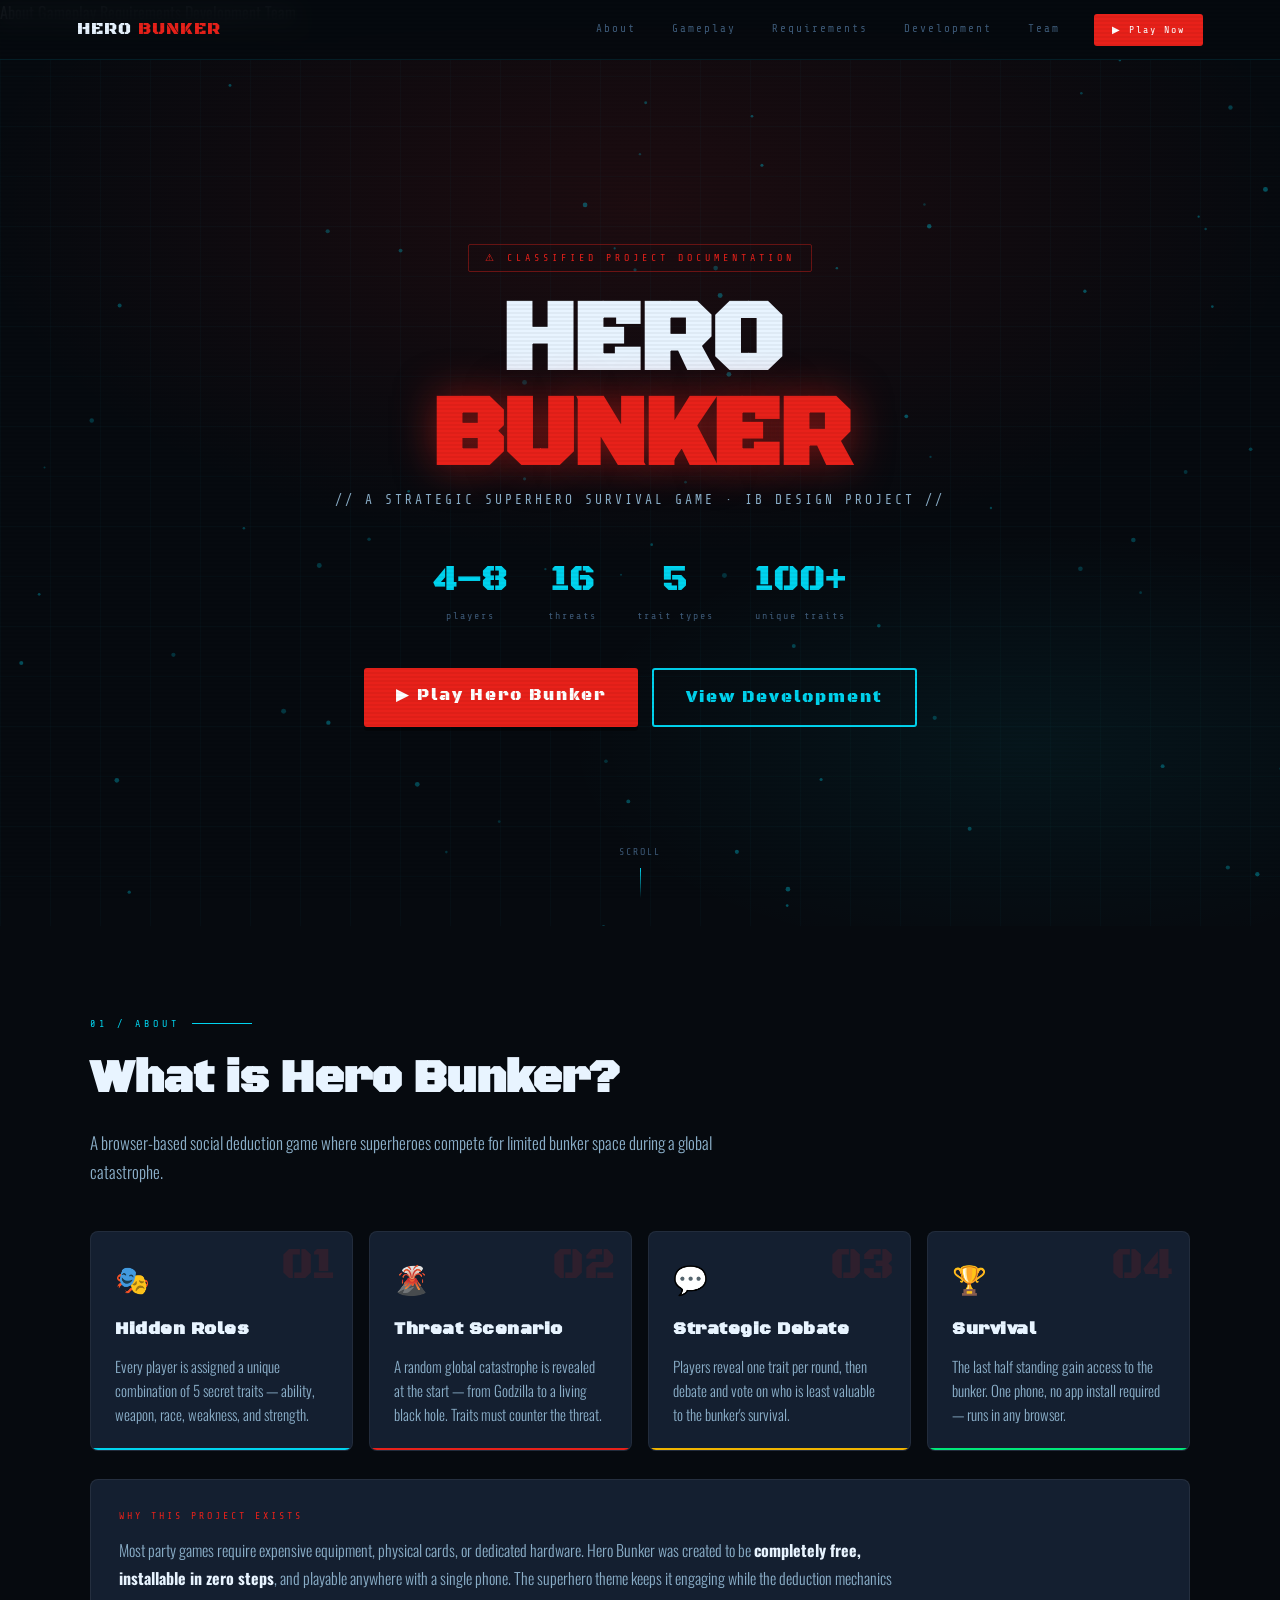
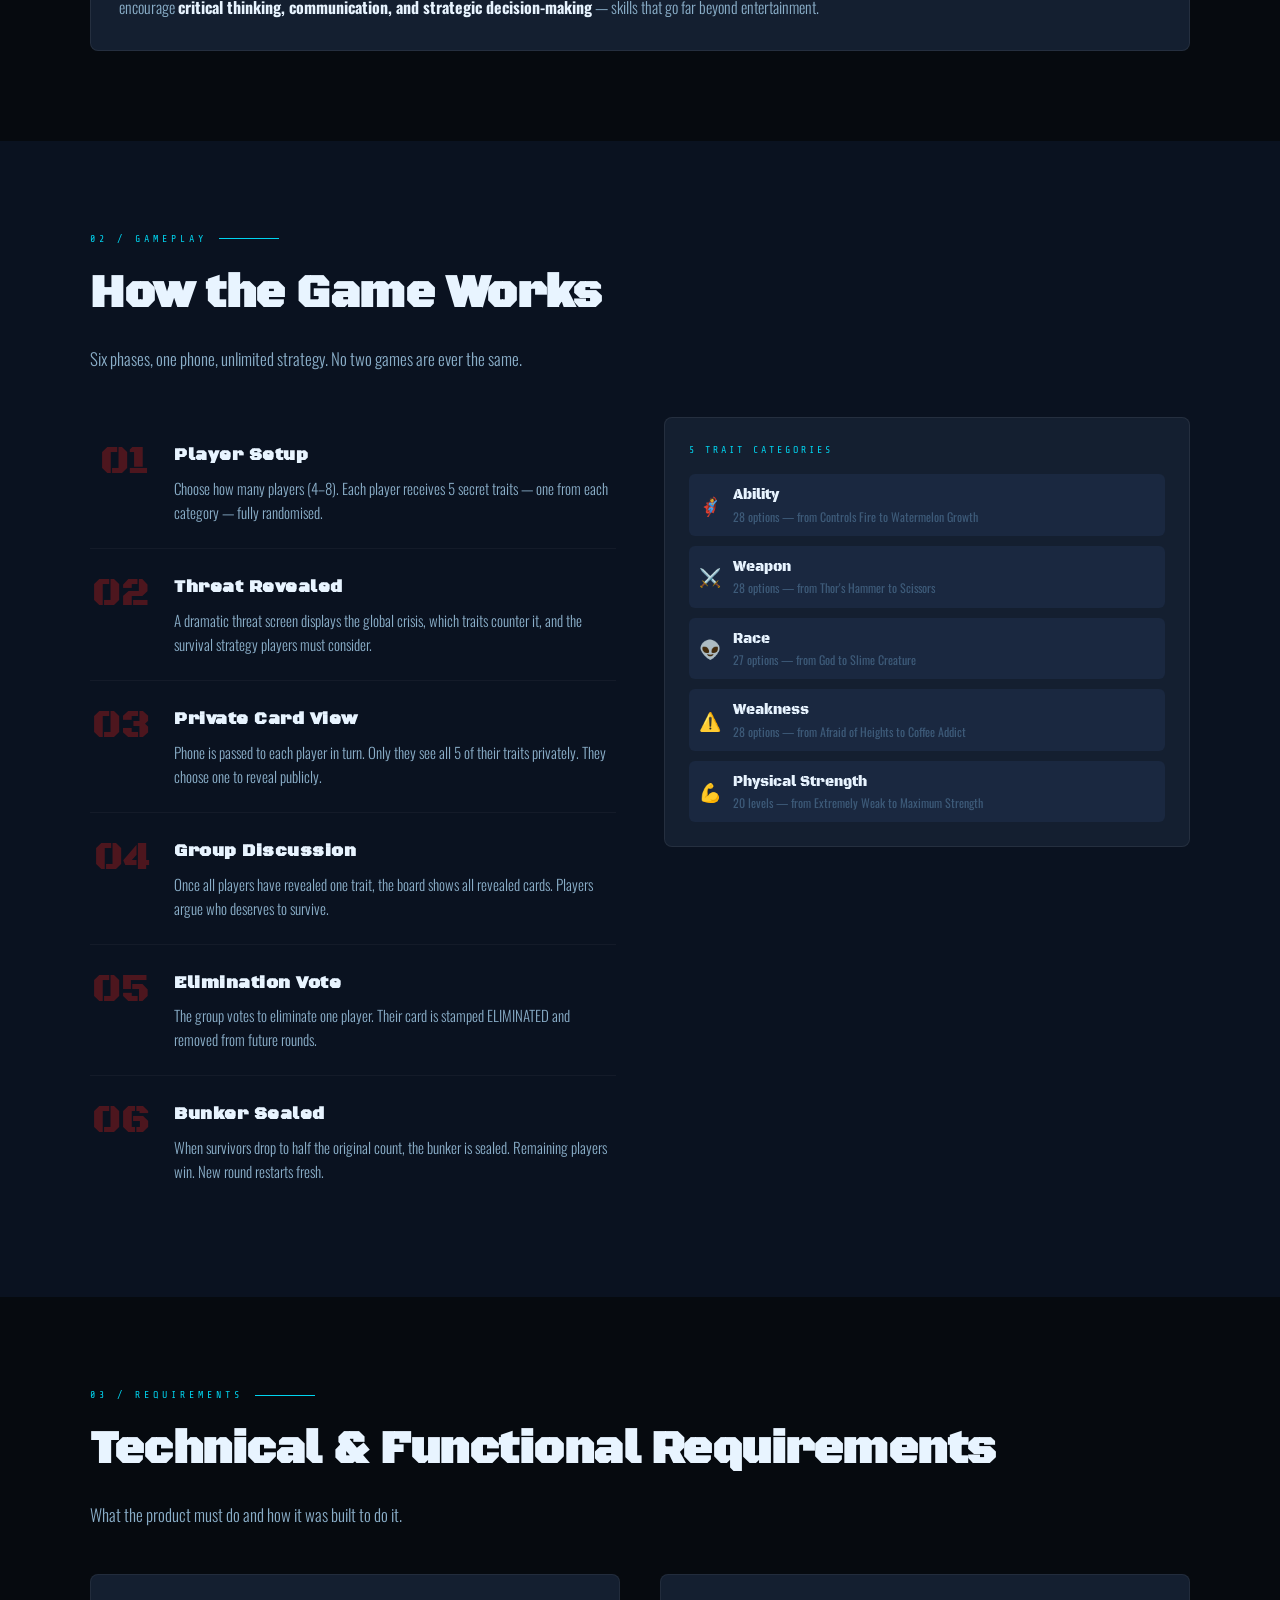
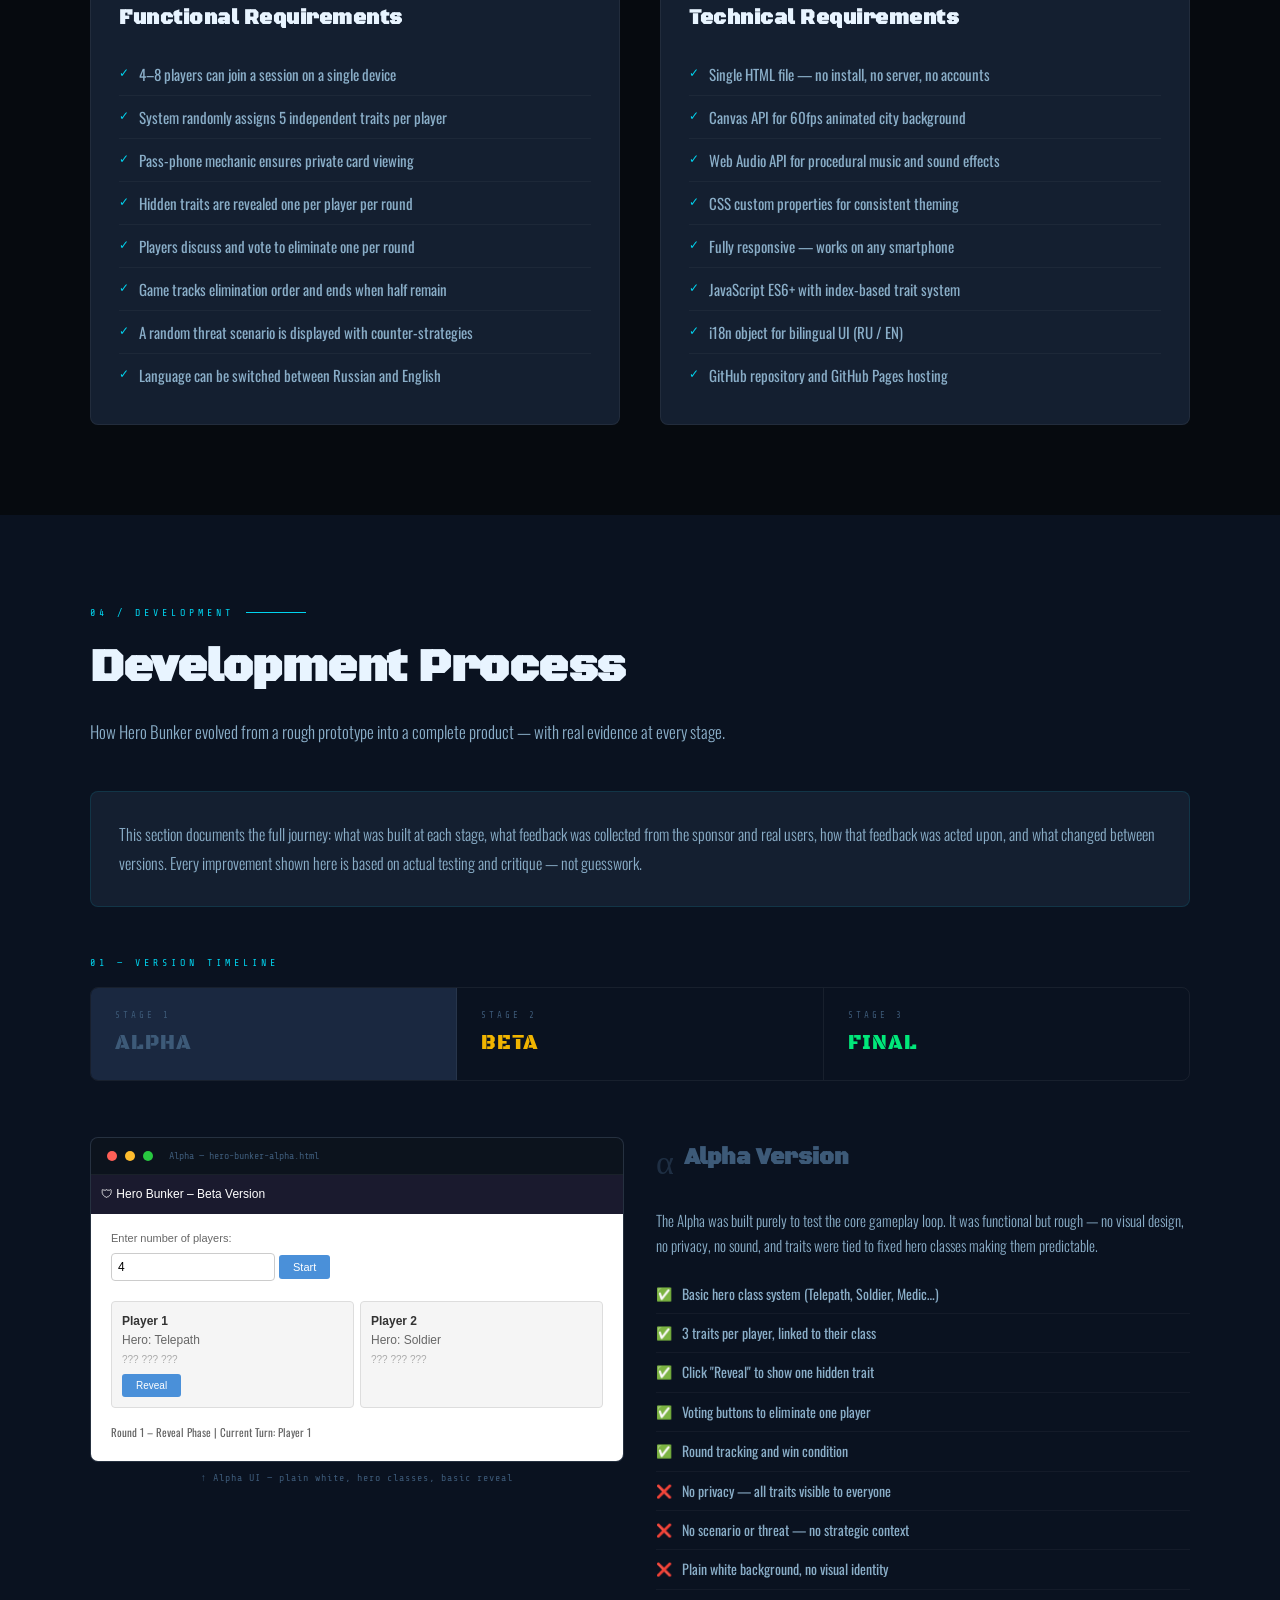
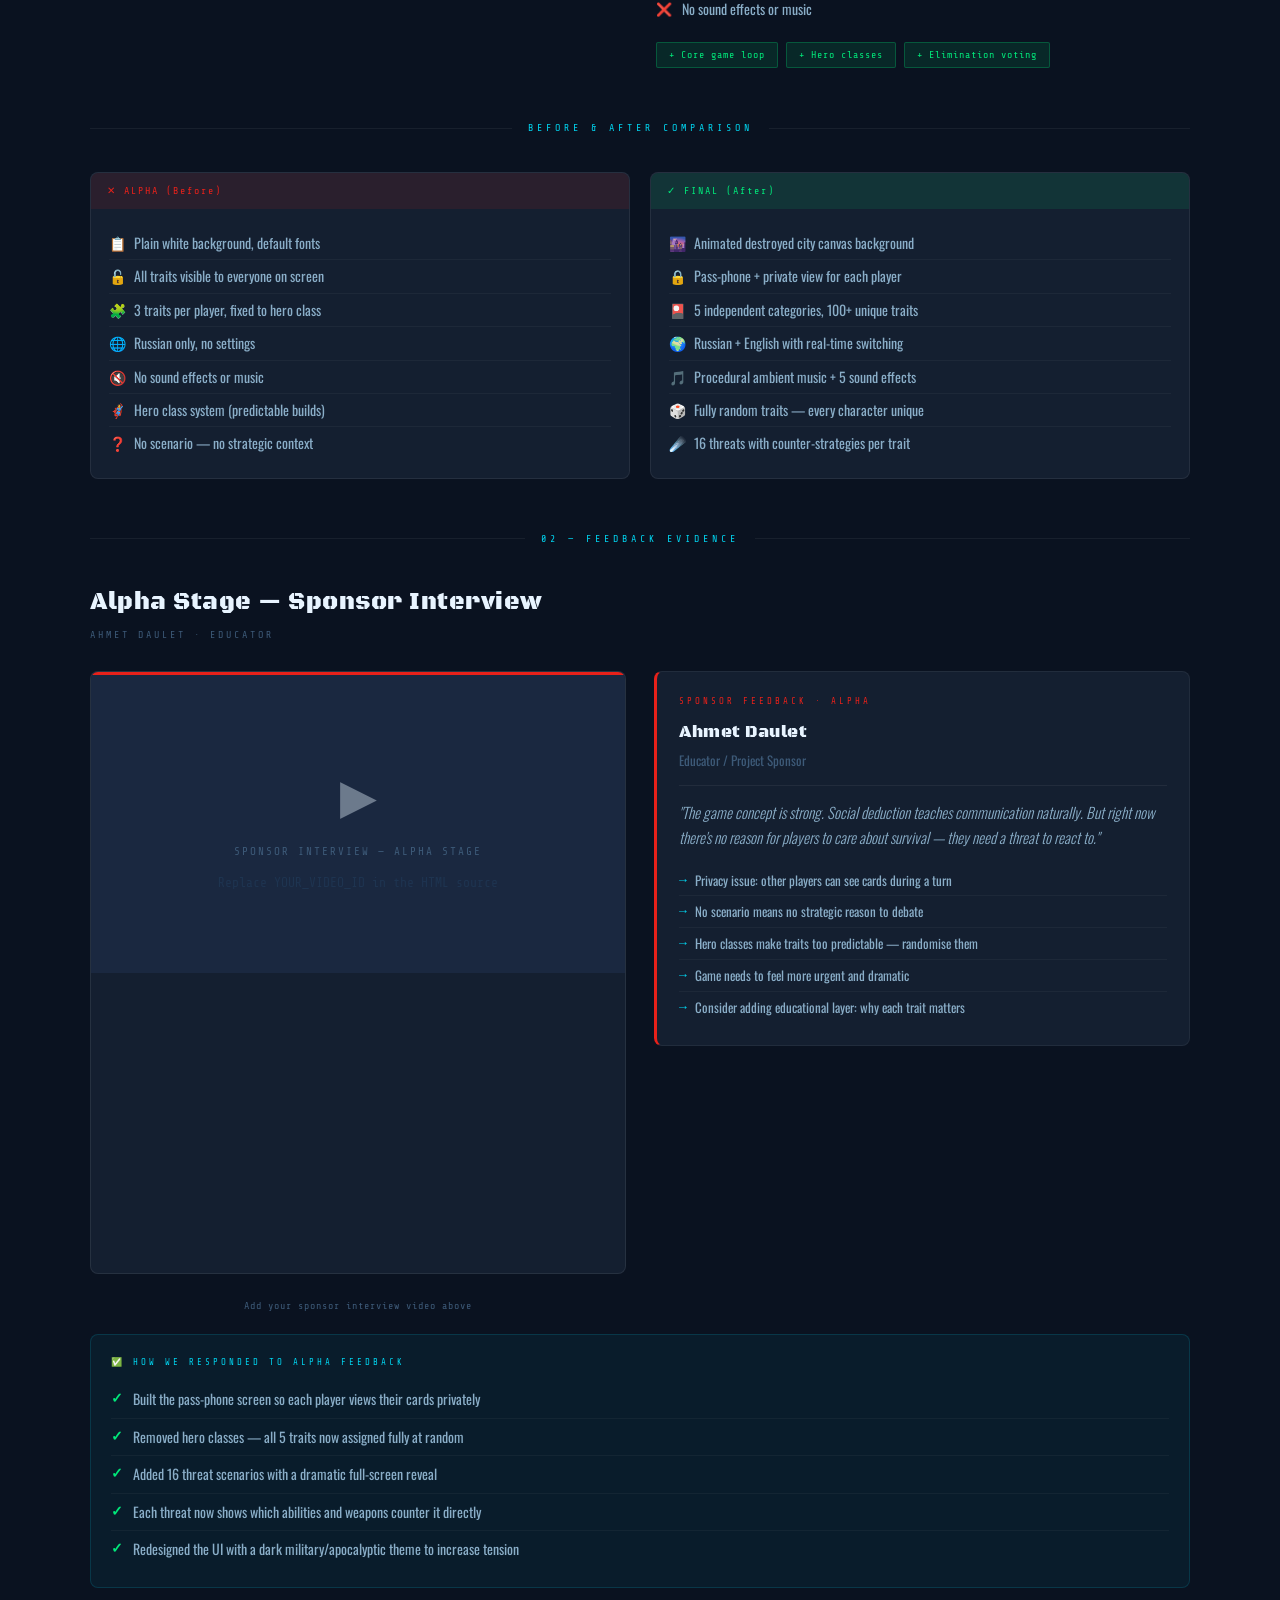
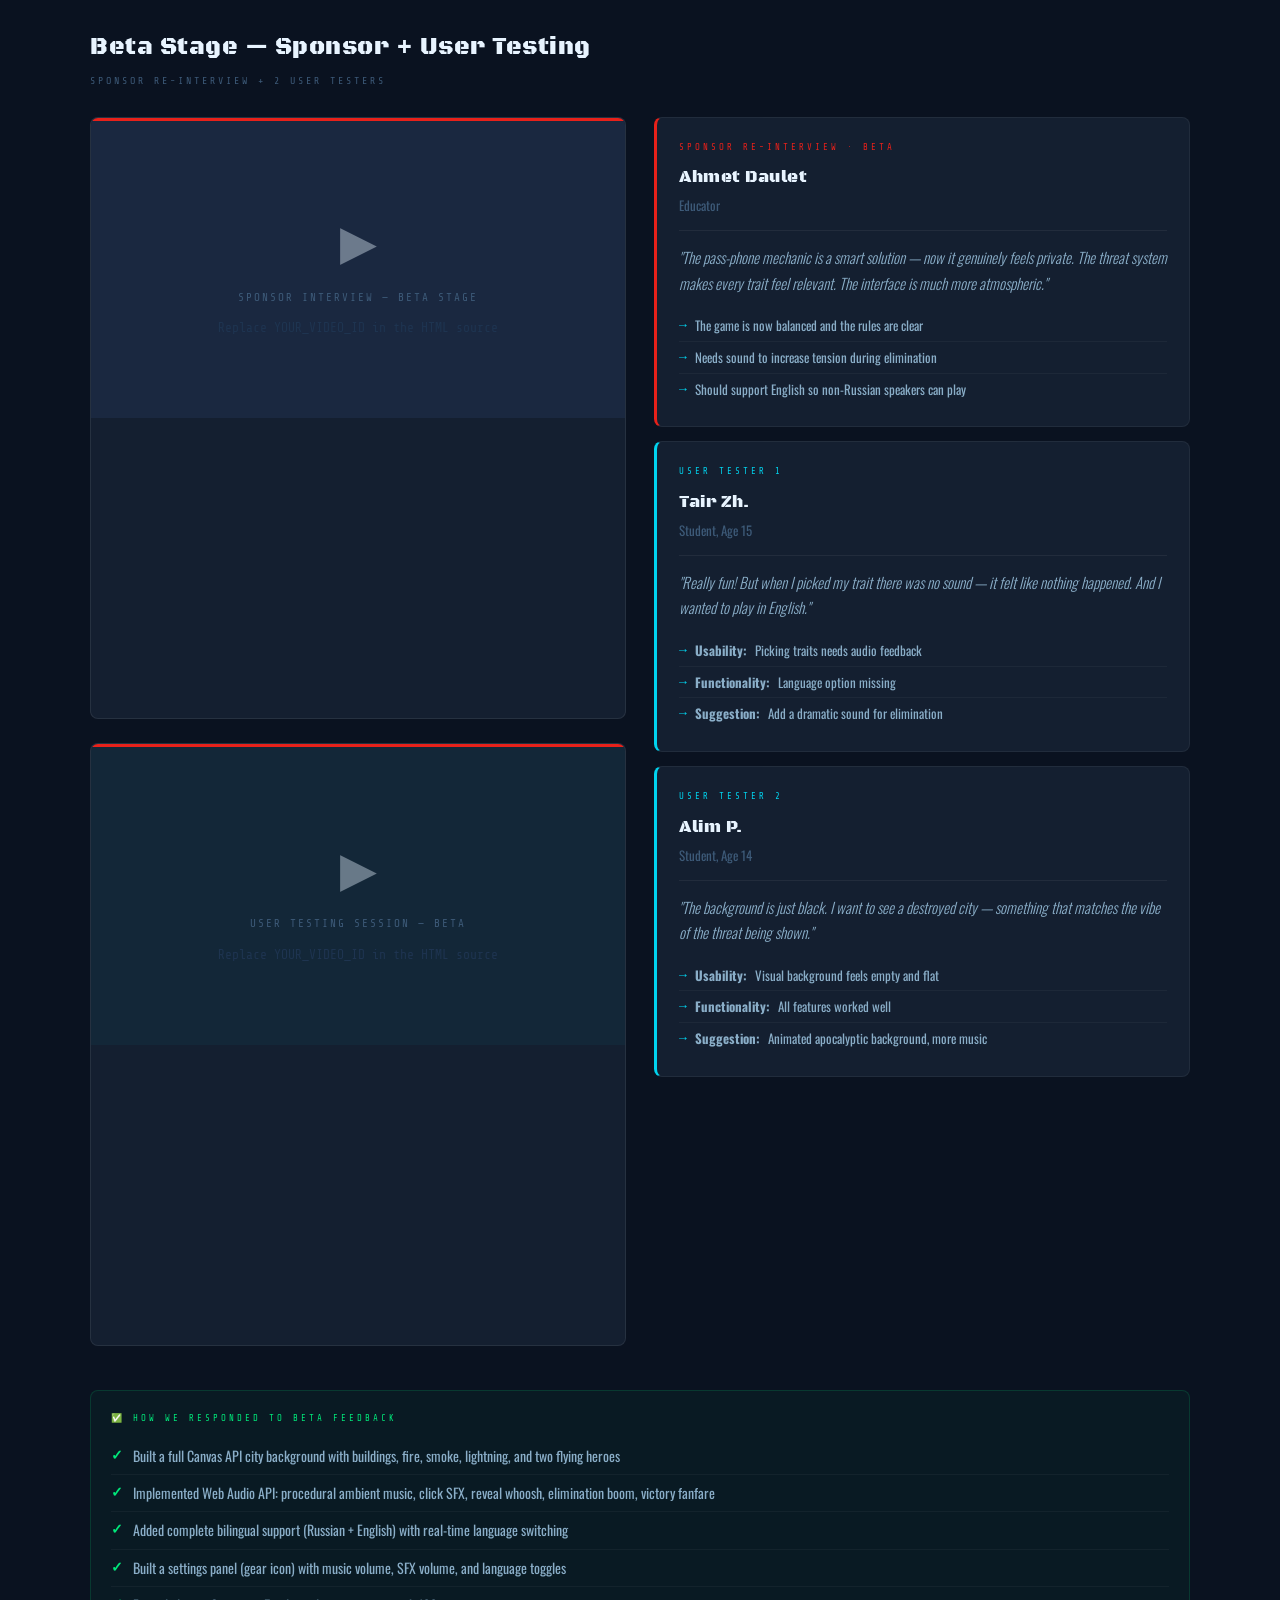
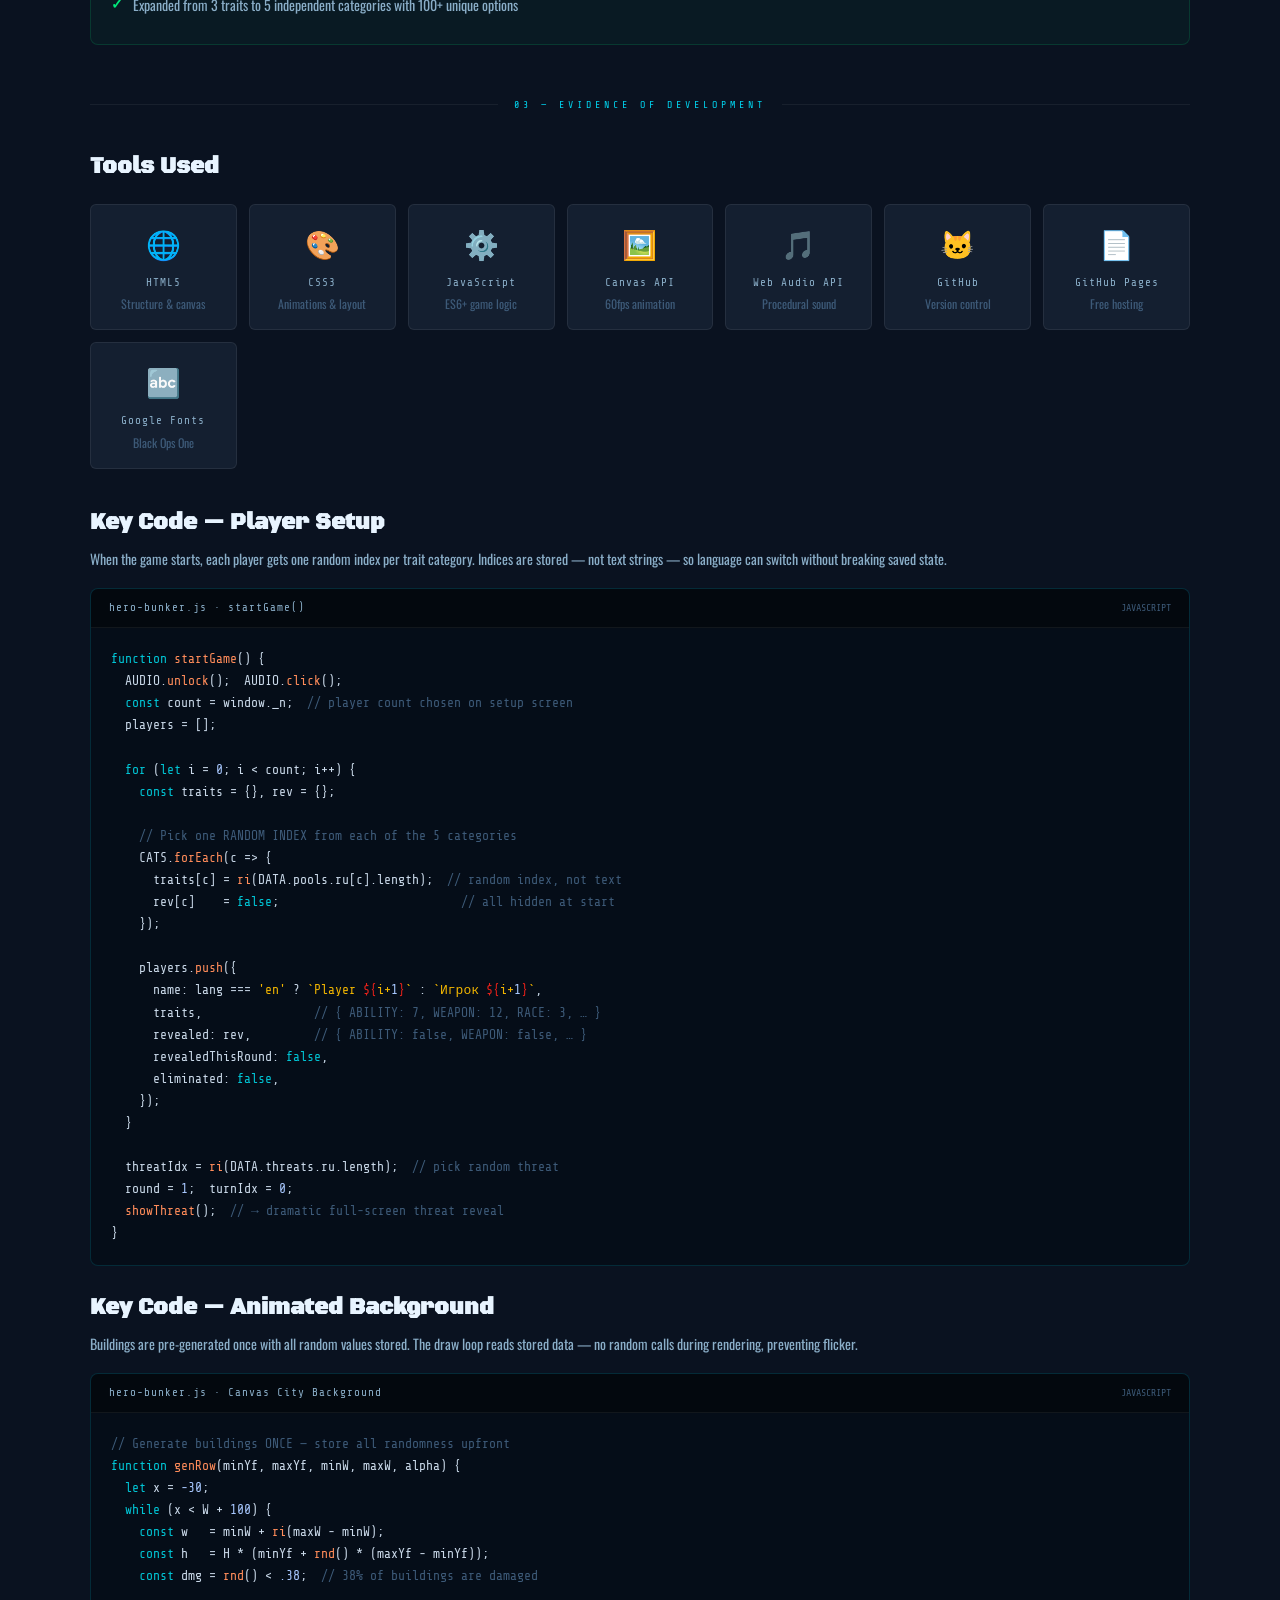
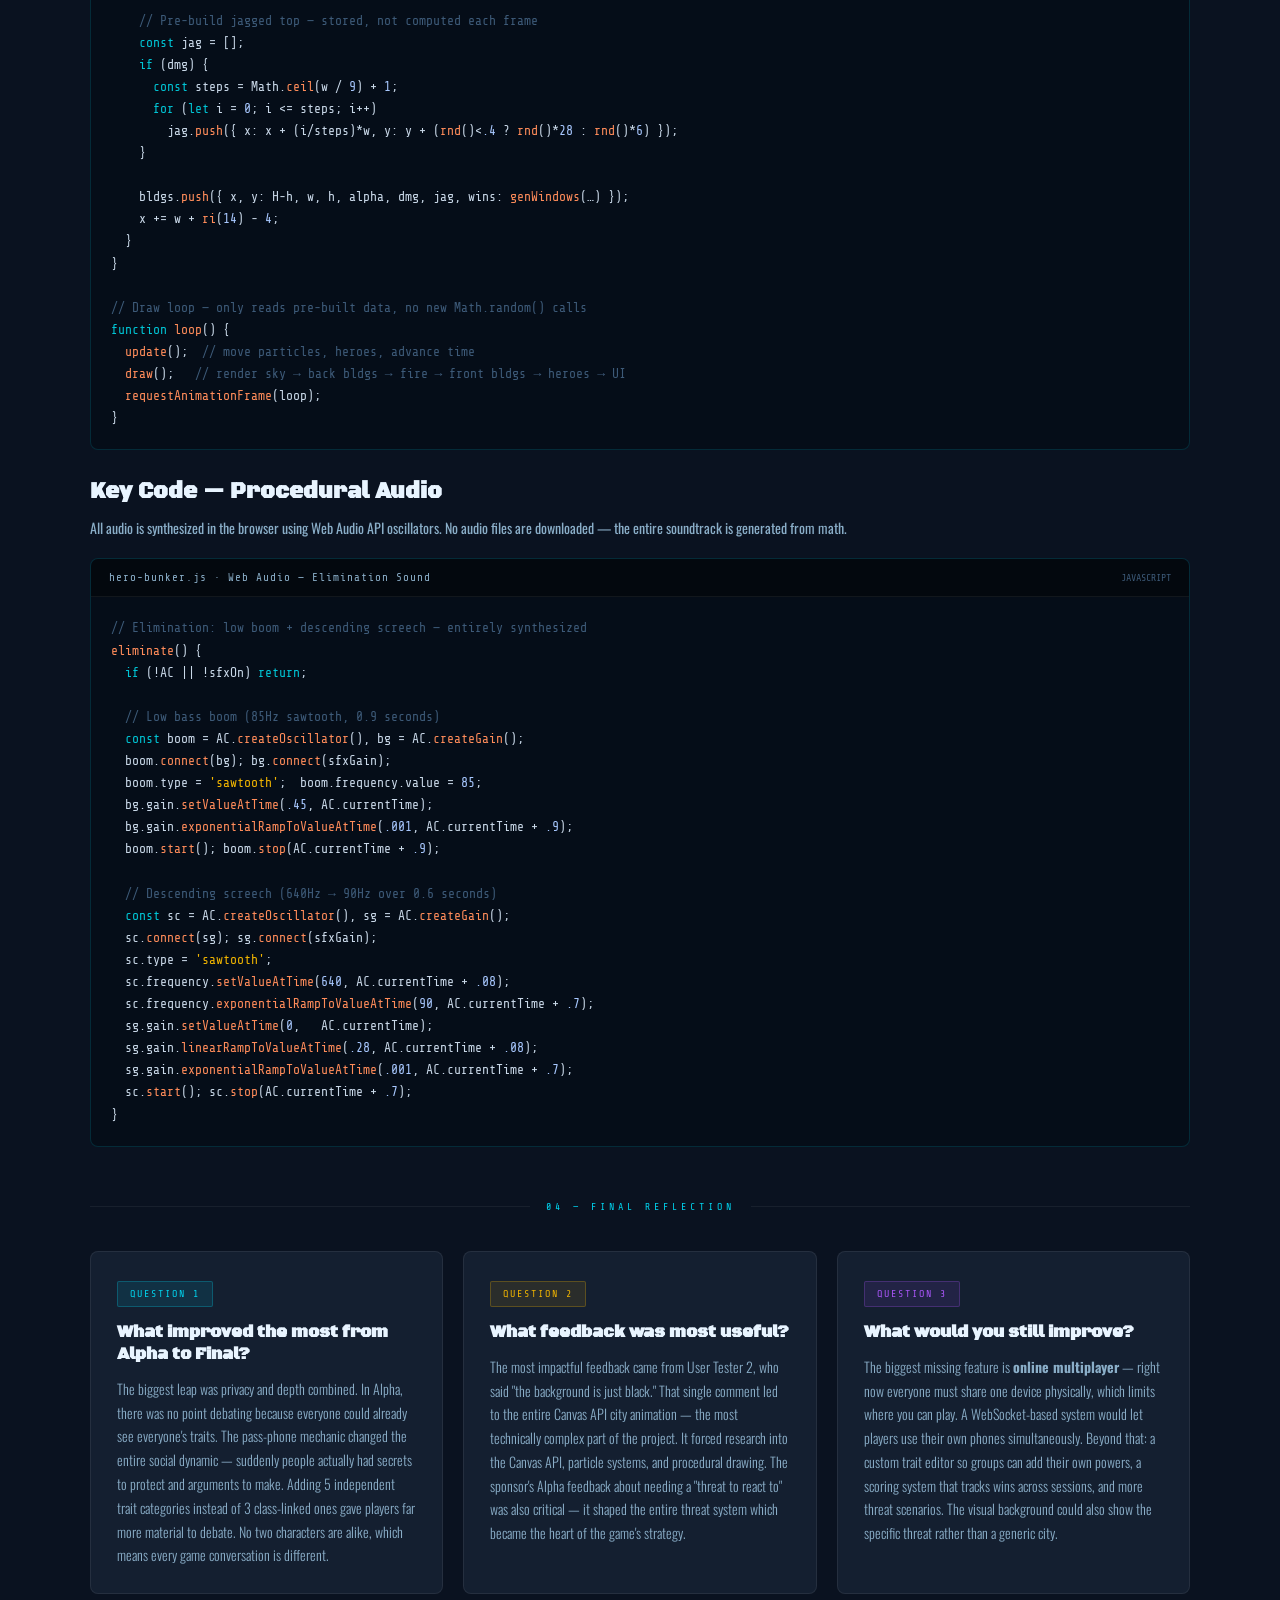
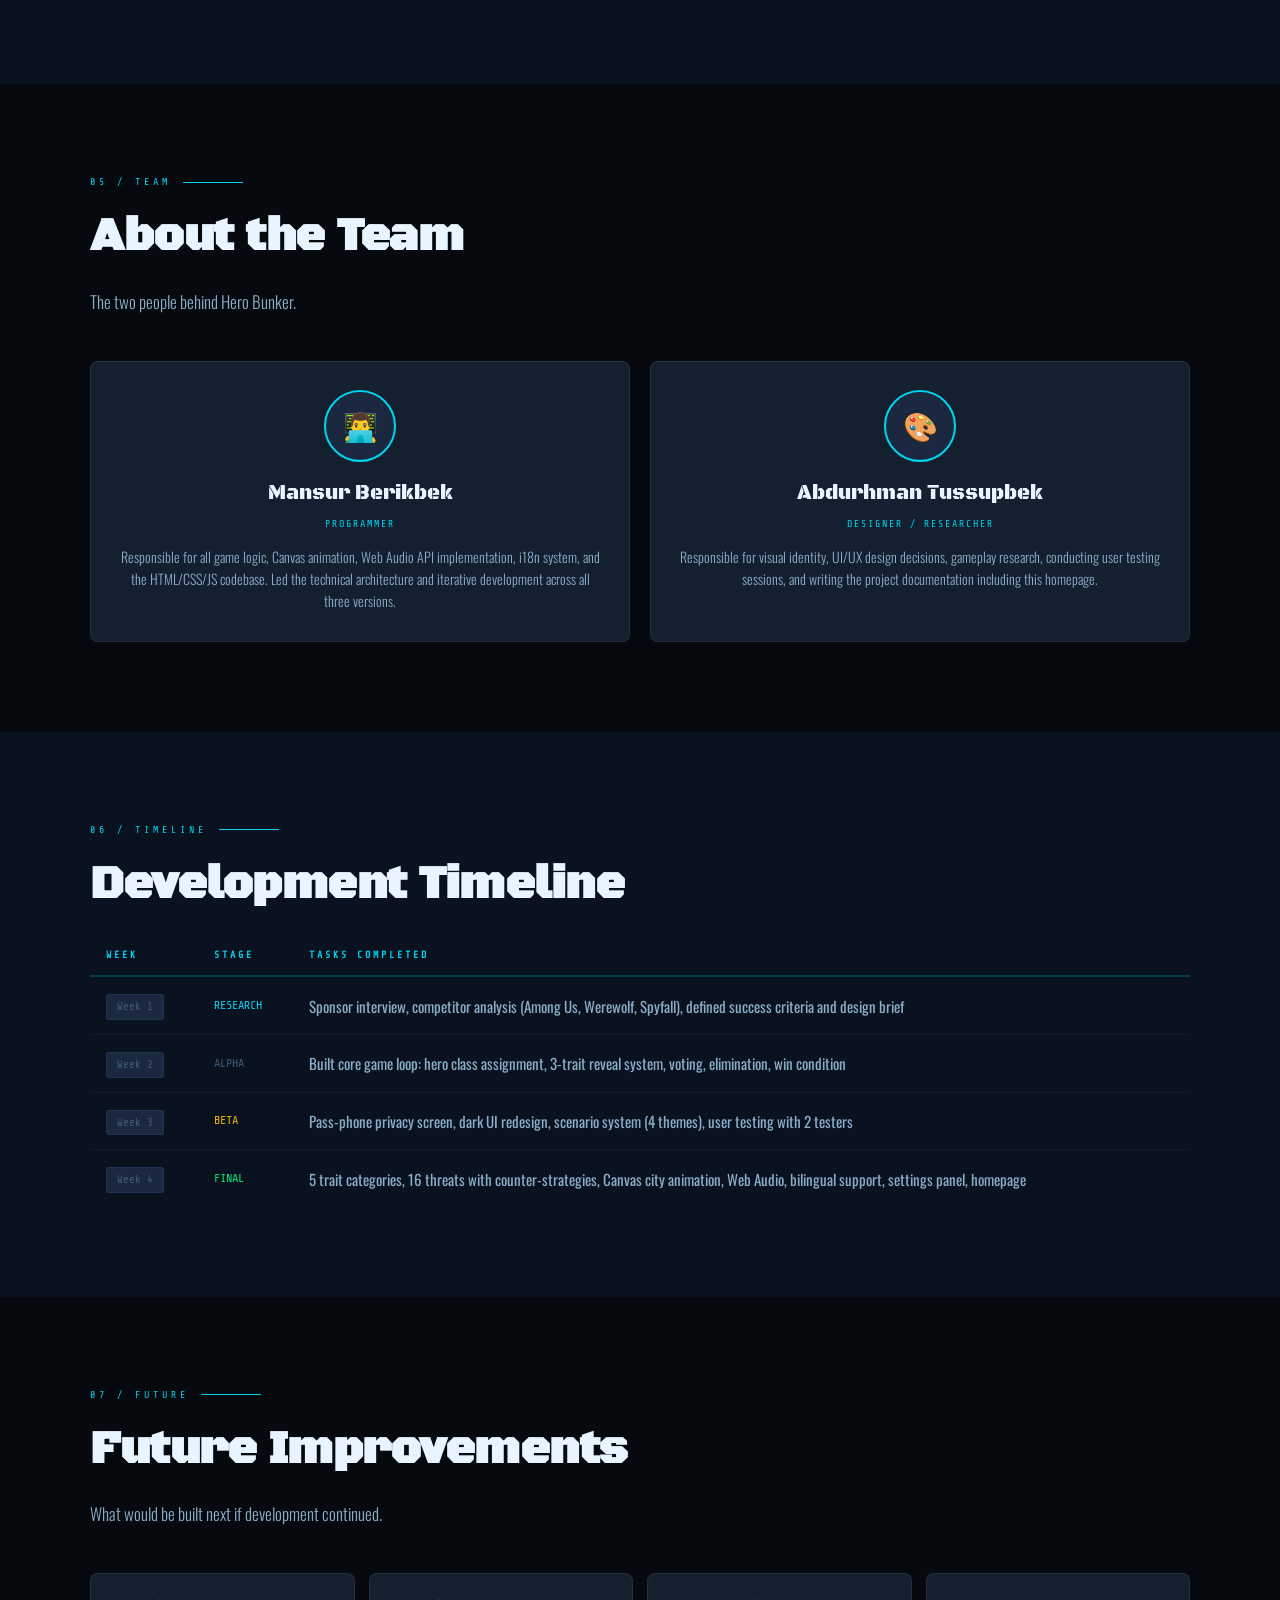
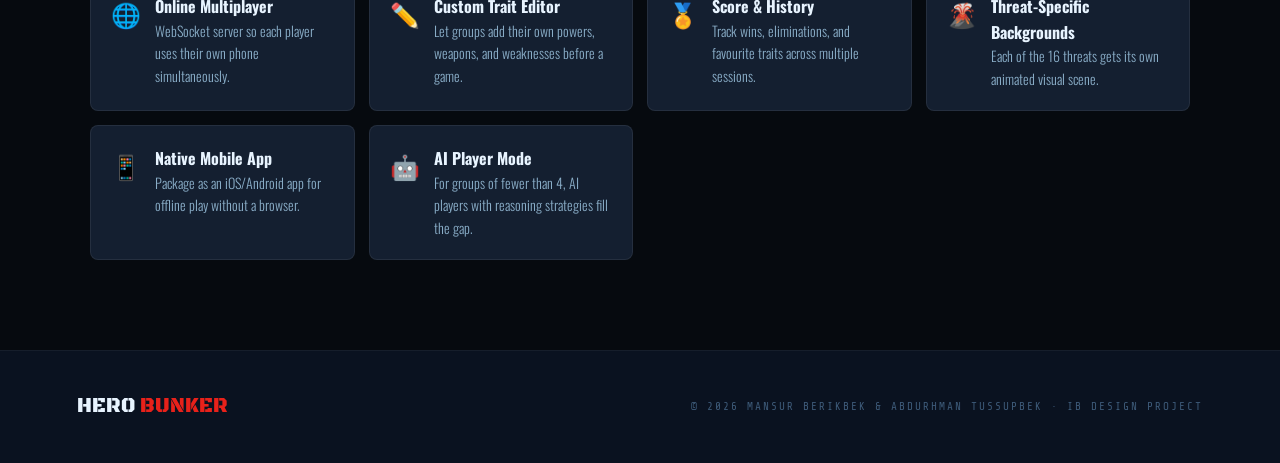
<file: index.html>
<!DOCTYPE html>
<html lang="en">
<head>
<meta charset="UTF-8"/>
<meta name="viewport" content="width=device-width, initial-scale=1.0"/>
<title>Hero Bunker — Project Documentation</title>
<link href="https://fonts.googleapis.com/css2?family=Black+Ops+One&family=Oswald:wght@300;400;500;600;700&family=Share+Tech+Mono&display=swap" rel="stylesheet">
<style>
/* ── RESET & TOKENS ── */
:root{
  --ink:#060a0f; --deep:#0a1220; --panel:#0f1c2e; --card:#141f30; --card2:#1a2840;
  --red:#e8211a; --red2:rgba(232,33,26,.12); --red3:rgba(232,33,26,.06);
  --cyan:#00d4ef; --cyan2:rgba(0,212,239,.1); --cyan3:rgba(0,212,239,.05);
  --gold:#f0b400; --gold2:rgba(240,180,0,.1);
  --green:#00e87a; --green2:rgba(0,232,122,.1);
  --purple:#a855f7; --purple2:rgba(168,85,247,.1);
  --muted:#3d5a78; --dim:#1e3450; --text:#e8f4ff; --text2:#8aaec8;
  --mono:'Share Tech Mono',monospace;
  --display:'Black Ops One',cursive;
  --body:'Oswald',sans-serif;
  --radius:8px; --transition:.22s cubic-bezier(.4,0,.2,1);
}
*{margin:0;padding:0;box-sizing:border-box;}
html{scroll-behavior:smooth;}
body{font-family:var(--body);background:var(--ink);color:var(--text);line-height:1.6;overflow-x:hidden;}
img{max-width:100%;border-radius:var(--radius);}
a{color:inherit;text-decoration:none;}

/* ── SCANLINE ── */
body::after{content:'';position:fixed;inset:0;pointer-events:none;z-index:9000;
  background:repeating-linear-gradient(0deg,transparent,transparent 2px,rgba(0,0,0,.04) 2px,rgba(0,0,0,.04) 4px);}

/* ── NAV ── */
#nav{
  position:fixed;top:0;left:0;right:0;z-index:500;
  background:rgba(6,10,15,.92);backdrop-filter:blur(12px);
  border-bottom:1px solid rgba(0,212,239,.1);
  display:flex;align-items:center;gap:0;padding:0 6%;
  height:60px;
}
.nav-logo{font-family:var(--display);font-size:18px;color:var(--text);margin-right:auto;letter-spacing:1px;}
.nav-logo span{color:var(--red);}
#nav a.nav-link{
  font-family:var(--mono);font-size:11px;letter-spacing:2px;
  color:var(--muted);padding:0 18px;height:60px;display:flex;align-items:center;
  border-bottom:2px solid transparent;transition:all var(--transition);
}
#nav a.nav-link:hover,#nav a.nav-link.active{color:var(--cyan);border-bottom-color:var(--cyan);}
.nav-cta{
  font-family:var(--mono);font-size:10px;letter-spacing:2px;
  background:var(--red);color:#fff;padding:8px 18px;border-radius:3px;
  margin-left:16px;transition:all var(--transition);
}
.nav-cta:hover{background:#ff3328;}
.hamburger{display:none;flex-direction:column;gap:5px;cursor:pointer;padding:8px;margin-left:auto;}
.hamburger span{display:block;width:22px;height:2px;background:var(--cyan);}

/* ── HERO ── */
#hero{
  position:relative;min-height:100vh;display:flex;flex-direction:column;
  align-items:center;justify-content:center;text-align:center;
  padding:80px 6% 60px; overflow:hidden;
}
.hero-bg{
  position:absolute;inset:0;
  background:radial-gradient(ellipse 80% 60% at 50% 20%,rgba(232,33,26,.1) 0%,transparent 65%),
             radial-gradient(ellipse 60% 40% at 80% 80%,rgba(0,212,239,.06) 0%,transparent 60%);
}
.hero-grid{
  position:absolute;inset:0;
  background-image:linear-gradient(rgba(0,212,239,.025) 1px,transparent 1px),
                   linear-gradient(90deg,rgba(0,212,239,.025) 1px,transparent 1px);
  background-size:50px 50px;
}
#particles{position:absolute;inset:0;pointer-events:none;}
.hero-badge{
  font-family:var(--mono);font-size:10px;letter-spacing:4px;color:var(--red);
  border:1px solid rgba(232,33,26,.4);padding:5px 16px;border-radius:2px;
  margin-bottom:22px;position:relative;z-index:2;animation:blink 2s infinite;
}
@keyframes blink{0%,100%{opacity:1}50%{opacity:.4}}
.hero-title{
  font-family:var(--display);font-size:clamp(52px,12vw,100px);line-height:.95;
  letter-spacing:-2px;position:relative;z-index:2;margin-bottom:6px;
}
.hero-title .line1{color:var(--text);}
.hero-title .line2{color:var(--red);text-shadow:0 0 40px rgba(232,33,26,.5);}
.hero-sub{
  font-family:var(--mono);font-size:13px;color:var(--text2);letter-spacing:3px;
  margin-bottom:40px;position:relative;z-index:2;
}
.hero-stats{
  display:flex;gap:40px;justify-content:center;flex-wrap:wrap;
  margin-bottom:44px;position:relative;z-index:2;
}
.hstat{display:flex;flex-direction:column;align-items:center;}
.hstat-n{font-family:var(--display);font-size:36px;color:var(--cyan);}
.hstat-l{font-family:var(--mono);font-size:10px;letter-spacing:2px;color:var(--muted);}
.hero-btns{display:flex;gap:14px;flex-wrap:wrap;justify-content:center;position:relative;z-index:2;}
.btn-primary{
  padding:14px 32px;background:var(--red);color:#fff;border-radius:3px;
  font-family:var(--display);font-size:17px;letter-spacing:2px;
  transition:all var(--transition);box-shadow:0 4px 0 rgba(0,0,0,.4);
}
.btn-primary:hover{background:#ff3328;transform:translateY(-2px);box-shadow:0 6px 20px rgba(232,33,26,.4);}
.btn-outline{
  padding:14px 32px;background:transparent;color:var(--cyan);
  border:2px solid var(--cyan);border-radius:3px;
  font-family:var(--display);font-size:17px;letter-spacing:2px;
  transition:all var(--transition);
}
.btn-outline:hover{background:var(--cyan2);}
.scroll-hint{
  position:absolute;bottom:28px;left:50%;transform:translateX(-50%);
  font-family:var(--mono);font-size:10px;letter-spacing:2px;color:var(--muted);
  display:flex;flex-direction:column;align-items:center;gap:8px;z-index:2;
}
.scroll-arrow{width:1px;height:30px;background:linear-gradient(var(--cyan),transparent);animation:scrollpulse 1.5s infinite;}
@keyframes scrollpulse{0%{opacity:1;transform:scaleY(1)}100%{opacity:0;transform:scaleY(.3)}}

/* ── SECTIONS ── */
.section{padding:90px 6%;}
.section.alt{background:var(--deep);}
.section-inner{max-width:1100px;margin:0 auto;}
.section-badge{
  font-family:var(--mono);font-size:10px;letter-spacing:4px;
  color:var(--cyan);margin-bottom:10px;display:flex;align-items:center;gap:12px;
}
.section-badge::after{content:'';flex:1;max-width:60px;height:1px;background:var(--cyan);}
.section-title{
  font-family:var(--display);font-size:clamp(28px,5vw,46px);
  margin-bottom:14px;letter-spacing:-.5px;
}
.section-desc{font-size:17px;font-weight:300;color:var(--text2);max-width:640px;line-height:1.7;margin-bottom:44px;}

/* ── CARDS ── */
.cards{display:grid;grid-template-columns:repeat(auto-fill,minmax(240px,1fr));gap:16px;margin-bottom:28px;}
.card{
  background:var(--card);border:1px solid rgba(255,255,255,.06);
  border-radius:var(--radius);padding:24px;position:relative;overflow:hidden;
  transition:border-color var(--transition),transform var(--transition);
}
.card:hover{border-color:rgba(0,212,239,.25);transform:translateY(-3px);}
.card-icon{font-size:28px;margin-bottom:14px;}
.card-num{
  font-family:var(--display);font-size:44px;color:var(--red);opacity:.12;
  position:absolute;top:12px;right:16px;line-height:1;
}
.card h3{font-family:var(--display);font-size:18px;margin-bottom:10px;letter-spacing:.5px;}
.card p{font-size:15px;font-weight:300;color:var(--text2);line-height:1.6;}
.card-accent{position:absolute;bottom:0;left:0;right:0;height:2px;}

/* ── TWO COLUMNS ── */
.two-col{display:grid;grid-template-columns:1fr 1fr;gap:40px;align-items:start;}
.req-block{background:var(--card);border:1px solid rgba(255,255,255,.06);border-radius:var(--radius);padding:28px;}
.req-block h3{font-family:var(--display);font-size:20px;margin-bottom:18px;letter-spacing:.5px;}
.req-block ul{list-style:none;}
.req-block li{
  display:flex;align-items:flex-start;gap:10px;padding:9px 0;
  border-bottom:1px solid rgba(255,255,255,.04);font-size:15px;font-weight:400;color:var(--text2);
}
.req-block li:last-child{border:none;}
.req-block li::before{content:'✓';color:var(--cyan);font-family:var(--mono);font-size:12px;flex-shrink:0;margin-top:2px;}

/* ── GAMEPLAY STEPS ── */
.steps{display:flex;flex-direction:column;gap:0;}
.step{display:flex;gap:24px;align-items:flex-start;padding:24px 0;border-bottom:1px solid rgba(255,255,255,.04);}
.step:last-child{border:none;}
.step-num{
  font-family:var(--display);font-size:40px;color:var(--red);opacity:.3;
  line-height:1;flex-shrink:0;width:60px;text-align:right;
}
.step-content h3{font-family:var(--display);font-size:18px;margin-bottom:6px;letter-spacing:.5px;}
.step-content p{font-size:15px;font-weight:300;color:var(--text2);}

/* ══════════════════════════════════
   DEVELOPMENT PROCESS
══════════════════════════════════ */
.dev-intro{
  background:var(--card);border:1px solid rgba(0,212,239,.12);
  border-radius:var(--radius);padding:28px;margin-bottom:48px;
  font-size:16px;font-weight:300;color:var(--text2);line-height:1.8;
}

/* — Version timeline bar — */
.version-bar{
  display:flex;align-items:stretch;gap:0;margin-bottom:56px;
  border:1px solid rgba(255,255,255,.06);border-radius:var(--radius);overflow:hidden;
}
.version-tab{
  flex:1;padding:20px 24px;cursor:pointer;transition:all var(--transition);
  border-right:1px solid rgba(255,255,255,.06);
}
.version-tab:last-child{border-right:none;}
.version-tab.active-tab{background:var(--card2);}
.version-tab:hover{background:rgba(255,255,255,.04);}
.vtab-label{font-family:var(--mono);font-size:9px;letter-spacing:3px;color:var(--muted);margin-bottom:6px;}
.vtab-name{font-family:var(--display);font-size:20px;letter-spacing:1px;}
.vtab-name.alpha{color:var(--muted);}
.vtab-name.beta{color:var(--gold);}
.vtab-name.final{color:var(--green);}

/* — Version blocks — */
.version-block{display:none;animation:fadeIn .3s ease;}
.version-block.visible{display:block;}
@keyframes fadeIn{from{opacity:0;transform:translateY(8px)}to{opacity:1;transform:none}}
.version-layout{display:grid;grid-template-columns:1fr 1fr;gap:32px;margin-bottom:32px;align-items:start;}
.version-screen{
  background:var(--card);border-radius:var(--radius);overflow:hidden;
  border:1px solid rgba(255,255,255,.08);
}
.screen-bar{
  background:rgba(0,0,0,.4);padding:10px 16px;display:flex;align-items:center;gap:8px;
  border-bottom:1px solid rgba(255,255,255,.06);
}
.screen-dot{width:10px;height:10px;border-radius:50%;}
.screen-body{padding:20px;min-height:200px;}

/* Alpha screen mockup */
.alpha-mock{background:#fff;color:#333;}
.alpha-mock .mock-header{background:#1a1a2e;color:#fff;padding:10px;font-size:12px;margin:-20px -20px 16px;font-family:Arial,sans-serif;}
.alpha-mock .mock-card{background:#f5f5f5;border:1px solid #ddd;border-radius:4px;padding:10px;margin-bottom:8px;font-size:12px;font-family:Arial,sans-serif;}
.alpha-mock .mock-btn{background:#4a90d9;color:#fff;border:none;border-radius:3px;padding:6px 14px;font-size:11px;font-family:Arial,sans-serif;}
.alpha-mock .mock-label{color:#666;font-size:11px;font-family:Arial,sans-serif;margin-bottom:4px;}

/* Beta screen mockup */
.beta-mock{background:#1f2937;color:#e5e7eb;}
.beta-mock .mock-h{font-size:16px;color:#fff;margin-bottom:12px;font-family:var(--display);letter-spacing:1px;}
.beta-mock .mock-phase{background:#374151;border-radius:4px;padding:6px 12px;font-size:11px;margin-bottom:10px;font-family:var(--mono);}
.beta-mock .mock-pc{display:grid;grid-template-columns:1fr 1fr;gap:8px;}
.beta-mock .mock-pcard{background:#374151;border:1px solid #4b5563;border-radius:6px;padding:10px;font-size:11px;}
.beta-mock .mock-pname{font-weight:bold;margin-bottom:4px;}
.beta-mock .mock-trait{color:#9ca3af;font-size:10px;padding:2px 0;}
.beta-mock .mock-btn-r{background:rgba(239,68,68,.8);color:#fff;border:none;border-radius:3px;padding:3px 8px;font-size:10px;cursor:pointer;}

/* Final screen mockup */
.final-mock{
  background:linear-gradient(135deg,#06090f 0%,#0a1220 100%);
  color:var(--text);position:relative;overflow:hidden;
}
.final-mock::before{
  content:'';position:absolute;inset:0;
  background-image:linear-gradient(rgba(0,212,239,.04) 1px,transparent 1px),
                   linear-gradient(90deg,rgba(0,212,239,.04) 1px,transparent 1px);
  background-size:20px 20px;
}
.final-mock .fmock-title{font-family:var(--display);font-size:18px;color:var(--red);text-align:center;margin-bottom:8px;position:relative;z-index:1;}
.final-mock .fmock-threat{font-family:var(--mono);font-size:9px;color:var(--gold);text-align:center;margin-bottom:12px;position:relative;z-index:1;letter-spacing:2px;}
.final-mock .fmock-cards{display:grid;grid-template-columns:1fr 1fr;gap:6px;position:relative;z-index:1;}
.final-mock .fmock-card{background:rgba(17,30,48,.9);border:1px solid rgba(0,212,239,.15);border-radius:4px;padding:8px;}
.final-mock .fmock-pname{font-family:var(--display);font-size:11px;margin-bottom:4px;}
.final-mock .fmock-trait{font-size:9px;color:var(--text2);padding:1px 0;}
.final-mock .fmock-badge{font-family:var(--mono);font-size:8px;padding:2px 6px;border-radius:2px;display:inline-block;margin-top:4px;}

.version-info h3{font-family:var(--display);font-size:22px;margin-bottom:14px;}
.version-info p{font-size:15px;font-weight:300;color:var(--text2);line-height:1.7;margin-bottom:16px;}
.feature-list{list-style:none;}
.feature-list li{
  display:flex;align-items:flex-start;gap:10px;padding:8px 0;
  border-bottom:1px solid rgba(255,255,255,.04);font-size:14px;color:var(--text2);
}
.feature-list li:last-child{border:none;}
.feature-list li .fi{flex-shrink:0;font-size:13px;}
.change-tags{display:flex;flex-wrap:wrap;gap:8px;margin-top:14px;}
.ctag{
  font-family:var(--mono);font-size:10px;padding:4px 12px;border-radius:2px;letter-spacing:1px;
}
.ctag.add{background:var(--green2);color:var(--green);border:1px solid rgba(0,232,122,.25);}
.ctag.fix{background:var(--gold2);color:var(--gold);border:1px solid rgba(240,180,0,.25);}
.ctag.rem{background:var(--red2);color:var(--red);border:1px solid rgba(232,33,26,.25);}

/* — Feedback sections — */
.feedback-title{
  font-family:var(--display);font-size:24px;margin-bottom:6px;letter-spacing:.5px;
}
.feedback-sub{font-family:var(--mono);font-size:10px;letter-spacing:3px;color:var(--muted);margin-bottom:28px;}
.video-embed{
  background:var(--card);border:1px solid rgba(255,255,255,.08);
  border-radius:var(--radius);overflow:hidden;margin-bottom:24px;
}
.video-embed iframe{display:block;width:100%;aspect-ratio:16/9;border:none;}
.video-placeholder{
  aspect-ratio:16/9;display:flex;flex-direction:column;align-items:center;
  justify-content:center;gap:12px;background:var(--card2);
  border-top:3px solid var(--red);
}
.vp-icon{font-size:48px;opacity:.4;}
.vp-label{font-family:var(--mono);font-size:11px;letter-spacing:2px;color:var(--muted);}
.vp-hint{font-size:13px;color:var(--dim);font-family:var(--mono);}

.feedback-grid{display:grid;grid-template-columns:repeat(auto-fill,minmax(280px,1fr));gap:16px;margin-bottom:32px;}
.feedback-card{
  background:var(--card);border:1px solid rgba(255,255,255,.06);
  border-radius:var(--radius);padding:22px;position:relative;
}
.feedback-card.sponsor{border-left:3px solid var(--red);}
.feedback-card.user{border-left:3px solid var(--cyan);}
.fc-label{font-family:var(--mono);font-size:9px;letter-spacing:3px;margin-bottom:10px;}
.fc-label.sp{color:var(--red);}
.fc-label.us{color:var(--cyan);}
.fc-name{font-family:var(--display);font-size:17px;margin-bottom:4px;letter-spacing:.5px;}
.fc-role{font-size:13px;color:var(--muted);margin-bottom:14px;}
.fc-quote{
  font-size:15px;font-weight:300;color:var(--text2);line-height:1.7;
  font-style:italic;border-top:1px solid rgba(255,255,255,.06);padding-top:14px;margin-top:4px;
}
.fc-points{list-style:none;margin-top:14px;}
.fc-points li{
  font-size:13px;color:var(--text2);padding:5px 0;
  border-bottom:1px solid rgba(255,255,255,.04);display:flex;gap:8px;align-items:flex-start;
}
.fc-points li:last-child{border:none;}
.fc-points li::before{content:'→';color:var(--cyan);font-family:var(--mono);flex-shrink:0;}

.feedback-response{
  background:rgba(0,212,239,.05);border:1px solid rgba(0,212,239,.15);
  border-radius:var(--radius);padding:20px;margin-bottom:28px;
}
.fr-label{font-family:var(--mono);font-size:9px;letter-spacing:3px;color:var(--cyan);margin-bottom:12px;}
.fr-list{list-style:none;}
.fr-list li{
  font-size:14px;color:var(--text2);padding:7px 0;
  border-bottom:1px solid rgba(255,255,255,.04);display:flex;gap:10px;
}
.fr-list li:last-child{border:none;}
.fr-list li::before{content:'✓';color:var(--green);font-family:var(--mono);font-weight:bold;flex-shrink:0;}

/* — Evidence of development — */
.tools-grid{display:grid;grid-template-columns:repeat(auto-fill,minmax(140px,1fr));gap:12px;margin-bottom:36px;}
.tool-chip{
  background:var(--card);border:1px solid rgba(255,255,255,.07);border-radius:6px;
  padding:16px;text-align:center;transition:border-color var(--transition);
}
.tool-chip:hover{border-color:rgba(0,212,239,.3);}
.tool-chip .ti{font-size:28px;margin-bottom:8px;}
.tool-chip .tn{font-family:var(--mono);font-size:11px;letter-spacing:1px;color:var(--text2);}
.tool-chip .td{font-size:12px;color:var(--muted);margin-top:3px;}

/* code blocks */
.code-block{
  background:#050d18;border:1px solid rgba(0,212,239,.15);border-radius:var(--radius);
  overflow:hidden;margin-bottom:24px;
}
.code-header{
  background:rgba(0,0,0,.4);padding:10px 18px;display:flex;align-items:center;
  justify-content:space-between;border-bottom:1px solid rgba(255,255,255,.06);
}
.code-filename{font-family:var(--mono);font-size:11px;letter-spacing:1px;color:var(--text2);}
.code-lang{font-family:var(--mono);font-size:10px;color:var(--muted);}
.code-body{padding:20px;overflow-x:auto;}
.code-body pre{font-family:var(--mono);font-size:13px;line-height:1.7;white-space:pre;color:#c9d8e8;}
.kw{color:#00c4d4;}  /* keyword - cyan */
.fn{color:#ff8c5a;}  /* function - orange */
.str{color:#f0b400;} /* string - gold */
.cm{color:#3d5a78;}  /* comment - muted */
.nm{color:#a8c8ff;}  /* number/var - light blue */
.op{color:#e8211a;}  /* operator/special - red */

/* before-after */
.ba-grid{display:grid;grid-template-columns:1fr 1fr;gap:20px;margin-bottom:32px;}
.ba-card{background:var(--card);border-radius:var(--radius);overflow:hidden;border:1px solid rgba(255,255,255,.07);}
.ba-header{padding:10px 16px;font-family:var(--mono);font-size:10px;letter-spacing:2px;}
.ba-header.before{background:rgba(232,33,26,.1);color:var(--red);}
.ba-header.after{background:rgba(0,232,122,.1);color:var(--green);}
.ba-body{padding:18px;font-size:14px;color:var(--text2);}
.ba-body ul{list-style:none;}
.ba-body li{padding:5px 0;border-bottom:1px solid rgba(255,255,255,.04);display:flex;gap:8px;}
.ba-body li:last-child{border:none;}
.ba-body li .bi{flex-shrink:0;}

/* — Reflection — */
.reflection-grid{display:grid;grid-template-columns:repeat(auto-fill,minmax(300px,1fr));gap:20px;}
.ref-card{
  background:var(--card);border:1px solid rgba(255,255,255,.07);
  border-radius:var(--radius);padding:26px;position:relative;
}
.ref-q{
  font-family:var(--mono);font-size:10px;letter-spacing:2px;
  padding:4px 12px;border-radius:2px;margin-bottom:14px;display:inline-block;
}
.ref-q.q1{background:var(--cyan2);color:var(--cyan);border:1px solid rgba(0,212,239,.25);}
.ref-q.q2{background:var(--gold2);color:var(--gold);border:1px solid rgba(240,180,0,.25);}
.ref-q.q3{background:var(--purple2);color:var(--purple);border:1px solid rgba(168,85,247,.25);}
.ref-card h3{font-family:var(--display);font-size:17px;margin-bottom:12px;line-height:1.3;}
.ref-card p{font-size:14px;font-weight:300;color:var(--text2);line-height:1.7;}

/* — Dev divider — */
.dev-divider{
  display:flex;align-items:center;gap:16px;margin:52px 0 36px;
}
.dev-divider-line{flex:1;height:1px;background:rgba(255,255,255,.06);}
.dev-divider-label{
  font-family:var(--mono);font-size:10px;letter-spacing:4px;
  color:var(--cyan);white-space:nowrap;
}

/* ── TEAM ── */
.team-cards{display:flex;gap:20px;flex-wrap:wrap;}
.team-card{
  flex:1;min-width:220px;background:var(--card);border:1px solid rgba(255,255,255,.07);
  border-radius:var(--radius);padding:28px;text-align:center;
}
.team-avatar{
  width:72px;height:72px;border-radius:50%;background:var(--card2);
  border:2px solid var(--cyan);display:flex;align-items:center;justify-content:center;
  font-size:28px;margin:0 auto 16px;
}
.team-name{font-family:var(--display);font-size:20px;margin-bottom:6px;}
.team-role{font-family:var(--mono);font-size:10px;letter-spacing:2px;color:var(--cyan);margin-bottom:14px;}
.team-desc{font-size:14px;font-weight:300;color:var(--text2);}

/* ── TIMELINE TABLE ── */
.timeline-table{width:100%;border-collapse:collapse;}
.timeline-table th{
  font-family:var(--mono);font-size:10px;letter-spacing:3px;
  color:var(--cyan);padding:12px 16px;text-align:left;
  border-bottom:2px solid rgba(0,212,239,.2);
}
.timeline-table td{
  padding:14px 16px;font-size:15px;color:var(--text2);
  border-bottom:1px solid rgba(255,255,255,.04);
}
.timeline-table tr:last-child td{border:none;}
.timeline-table tr:hover td{background:rgba(255,255,255,.02);}
.week-badge{
  display:inline-block;background:var(--card2);border:1px solid var(--dim);
  font-family:var(--mono);font-size:11px;padding:3px 10px;border-radius:2px;
  color:var(--muted);
}

/* ── FUTURE ── */
.future-list{display:grid;grid-template-columns:repeat(auto-fill,minmax(220px,1fr));gap:14px;}
.future-item{
  background:var(--card);border:1px solid rgba(255,255,255,.07);border-radius:var(--radius);
  padding:20px;display:flex;align-items:flex-start;gap:14px;
}
.future-item .fi{font-size:24px;flex-shrink:0;}
.future-item p{font-size:14px;color:var(--text2);font-weight:300;}

/* ── FOOTER ── */
footer{
  background:var(--deep);border-top:1px solid rgba(255,255,255,.05);
  padding:40px 6%;display:flex;align-items:center;justify-content:space-between;flex-wrap:wrap;gap:16px;
}
.footer-logo{font-family:var(--display);font-size:20px;}
.footer-logo span{color:var(--red);}
.footer-copy{font-family:var(--mono);font-size:11px;color:var(--muted);letter-spacing:2px;}

/* ── ANIMATIONS ── */
.reveal{opacity:0;transform:translateY(24px);transition:opacity .5s ease,transform .5s ease;}
.reveal.in{opacity:1;transform:none;}

/* ── RESPONSIVE ── */
@media(max-width:768px){
  #nav a.nav-link{display:none;}
  .hamburger{display:flex;}
  #mobile-menu{
    display:none;position:fixed;top:60px;left:0;right:0;bottom:0;z-index:490;
    background:rgba(6,10,15,.97);backdrop-filter:blur(12px);
    flex-direction:column;align-items:center;justify-content:center;gap:32px;
  }
  #mobile-menu.open{display:flex;}
  #mobile-menu a{font-family:var(--display);font-size:28px;color:var(--text);}
  .two-col,.version-layout,.ba-grid{grid-template-columns:1fr;}
  .hero-stats{gap:24px;}
  .nav-cta{display:none;}
  .section{padding:60px 5%;}
}
</style>
</head>
<body>

<!-- NAVIGATION -->
<nav id="nav">
  <div class="nav-logo">HERO <span>BUNKER</span></div>
  <a href="#about" class="nav-link">About</a>
  <a href="#gameplay" class="nav-link">Gameplay</a>
  <a href="#requirements" class="nav-link">Requirements</a>
  <a href="#development" class="nav-link">Development</a>
  <a href="#team" class="nav-link">Team</a>
  <a href="game.html" class="nav-cta">▶ Play Now</a>
  <div class="hamburger" onclick="toggleMenu()"><span></span><span></span><span></span></div>
</nav>

<div id="mobile-menu">
  <a href="#about" onclick="toggleMenu()">About</a>
  <a href="#gameplay" onclick="toggleMenu()">Gameplay</a>
  <a href="#requirements" onclick="toggleMenu()">Requirements</a>
  <a href="#development" onclick="toggleMenu()">Development</a>
  <a href="#team" onclick="toggleMenu()">Team</a>
</div>

<!-- HERO -->
<header id="hero">
  <div class="hero-bg"></div>
  <div class="hero-grid"></div>
  <canvas id="particles" style="position:absolute;inset:0;pointer-events:none;z-index:1;"></canvas>
  <div class="hero-badge" style="position:relative;z-index:2;">⚠ CLASSIFIED PROJECT DOCUMENTATION</div>
  <h1 class="hero-title" style="position:relative;z-index:2;">
    <div class="line1">HERO</div>
    <div class="line2">BUNKER</div>
  </h1>
  <p class="hero-sub" style="position:relative;z-index:2;">// A STRATEGIC SUPERHERO SURVIVAL GAME · IB DESIGN PROJECT //</p>
  <div class="hero-stats">
    <div class="hstat"><span class="hstat-n">4–8</span><span class="hstat-l">players</span></div>
    <div class="hstat"><span class="hstat-n">16</span><span class="hstat-l">threats</span></div>
    <div class="hstat"><span class="hstat-n">5</span><span class="hstat-l">trait types</span></div>
    <div class="hstat"><span class="hstat-n">100+</span><span class="hstat-l">unique traits</span></div>
  </div>
  <div class="hero-btns">
    <a href="game.html" class="btn-primary">▶ Play Hero Bunker</a>
    <a href="#development" class="btn-outline">View Development</a>
  </div>
  <div class="scroll-hint"><span>SCROLL</span><span class="scroll-arrow"></span></div>
</header>

<!-- ABOUT -->
<section id="about" class="section reveal">
<div class="section-inner">
  <div class="section-badge">01 / ABOUT</div>
  <h2 class="section-title">What is Hero Bunker?</h2>
  <p class="section-desc">A browser-based social deduction game where superheroes compete for limited bunker space during a global catastrophe.</p>
  <div class="cards">
    <div class="card"><div class="card-icon">🎭</div><div class="card-num">01</div><h3>Hidden Roles</h3><p>Every player is assigned a unique combination of 5 secret traits — ability, weapon, race, weakness, and strength.</p><div class="card-accent" style="background:var(--cyan);"></div></div>
    <div class="card"><div class="card-icon">🌋</div><div class="card-num">02</div><h3>Threat Scenario</h3><p>A random global catastrophe is revealed at the start — from Godzilla to a living black hole. Traits must counter the threat.</p><div class="card-accent" style="background:var(--red);"></div></div>
    <div class="card"><div class="card-icon">💬</div><div class="card-num">03</div><h3>Strategic Debate</h3><p>Players reveal one trait per round, then debate and vote on who is least valuable to the bunker's survival.</p><div class="card-accent" style="background:var(--gold);"></div></div>
    <div class="card"><div class="card-icon">🏆</div><div class="card-num">04</div><h3>Survival</h3><p>The last half standing gain access to the bunker. One phone, no app install required — runs in any browser.</p><div class="card-accent" style="background:var(--green);"></div></div>
  </div>

  <div style="background:var(--card);border:1px solid rgba(255,255,255,.07);border-radius:var(--radius);padding:28px;">
    <div style="font-family:var(--mono);font-size:10px;letter-spacing:3px;color:var(--red);margin-bottom:12px;">WHY THIS PROJECT EXISTS</div>
    <p style="font-size:16px;font-weight:300;color:var(--text2);line-height:1.8;max-width:800px;">
      Most party games require expensive equipment, physical cards, or dedicated hardware. 
      Hero Bunker was created to be <strong style="color:var(--text);">completely free, installable in zero steps</strong>, and playable anywhere with a single phone. 
      The superhero theme keeps it engaging while the deduction mechanics encourage 
      <strong style="color:var(--text);">critical thinking, communication, and strategic decision-making</strong> — 
      skills that go far beyond entertainment.
    </p>
  </div>
</div>
</section>

<!-- GAMEPLAY -->
<section id="gameplay" class="section alt reveal">
<div class="section-inner">
  <div class="section-badge">02 / GAMEPLAY</div>
  <h2 class="section-title">How the Game Works</h2>
  <p class="section-desc">Six phases, one phone, unlimited strategy. No two games are ever the same.</p>
  <div style="display:grid;grid-template-columns:1fr 1fr;gap:48px;align-items:start;">
    <div class="steps">
      <div class="step"><div class="step-num">01</div><div class="step-content"><h3>Player Setup</h3><p>Choose how many players (4–8). Each player receives 5 secret traits — one from each category — fully randomised.</p></div></div>
      <div class="step"><div class="step-num">02</div><div class="step-content"><h3>Threat Revealed</h3><p>A dramatic threat screen displays the global crisis, which traits counter it, and the survival strategy players must consider.</p></div></div>
      <div class="step"><div class="step-num">03</div><div class="step-content"><h3>Private Card View</h3><p>Phone is passed to each player in turn. Only they see all 5 of their traits privately. They choose one to reveal publicly.</p></div></div>
      <div class="step"><div class="step-num">04</div><div class="step-content"><h3>Group Discussion</h3><p>Once all players have revealed one trait, the board shows all revealed cards. Players argue who deserves to survive.</p></div></div>
      <div class="step"><div class="step-num">05</div><div class="step-content"><h3>Elimination Vote</h3><p>The group votes to eliminate one player. Their card is stamped ELIMINATED and removed from future rounds.</p></div></div>
      <div class="step"><div class="step-num">06</div><div class="step-content"><h3>Bunker Sealed</h3><p>When survivors drop to half the original count, the bunker is sealed. Remaining players win. New round restarts fresh.</p></div></div>
    </div>
    <div>
      <div style="background:var(--card);border:1px solid rgba(255,255,255,.07);border-radius:var(--radius);padding:24px;">
        <div style="font-family:var(--mono);font-size:10px;letter-spacing:3px;color:var(--cyan);margin-bottom:16px;">5 TRAIT CATEGORIES</div>
        <div style="display:flex;flex-direction:column;gap:10px;">
          <div style="display:flex;align-items:center;gap:12px;padding:10px;background:var(--card2);border-radius:6px;"><span style="font-size:18px;">🦸</span><div><div style="font-family:var(--display);font-size:14px;">Ability</div><div style="font-size:12px;color:var(--muted);">28 options — from Controls Fire to Watermelon Growth</div></div></div>
          <div style="display:flex;align-items:center;gap:12px;padding:10px;background:var(--card2);border-radius:6px;"><span style="font-size:18px;">⚔️</span><div><div style="font-family:var(--display);font-size:14px;">Weapon</div><div style="font-size:12px;color:var(--muted);">28 options — from Thor's Hammer to Scissors</div></div></div>
          <div style="display:flex;align-items:center;gap:12px;padding:10px;background:var(--card2);border-radius:6px;"><span style="font-size:18px;">👽</span><div><div style="font-family:var(--display);font-size:14px;">Race</div><div style="font-size:12px;color:var(--muted);">27 options — from God to Slime Creature</div></div></div>
          <div style="display:flex;align-items:center;gap:12px;padding:10px;background:var(--card2);border-radius:6px;"><span style="font-size:18px;">⚠️</span><div><div style="font-family:var(--display);font-size:14px;">Weakness</div><div style="font-size:12px;color:var(--muted);">28 options — from Afraid of Heights to Coffee Addict</div></div></div>
          <div style="display:flex;align-items:center;gap:12px;padding:10px;background:var(--card2);border-radius:6px;"><span style="font-size:18px;">💪</span><div><div style="font-family:var(--display);font-size:14px;">Physical Strength</div><div style="font-size:12px;color:var(--muted);">20 levels — from Extremely Weak to Maximum Strength</div></div></div>
        </div>
      </div>
    </div>
  </div>
</div>
</section>

<!-- REQUIREMENTS -->
<section id="requirements" class="section reveal">
<div class="section-inner">
  <div class="section-badge">03 / REQUIREMENTS</div>
  <h2 class="section-title">Technical & Functional Requirements</h2>
  <p class="section-desc">What the product must do and how it was built to do it.</p>
  <div class="two-col">
    <div class="req-block"><h3>Functional Requirements</h3><ul>
      <li>4–8 players can join a session on a single device</li>
      <li>System randomly assigns 5 independent traits per player</li>
      <li>Pass-phone mechanic ensures private card viewing</li>
      <li>Hidden traits are revealed one per player per round</li>
      <li>Players discuss and vote to eliminate one per round</li>
      <li>Game tracks elimination order and ends when half remain</li>
      <li>A random threat scenario is displayed with counter-strategies</li>
      <li>Language can be switched between Russian and English</li>
    </ul></div>
    <div class="req-block"><h3>Technical Requirements</h3><ul>
      <li>Single HTML file — no install, no server, no accounts</li>
      <li>Canvas API for 60fps animated city background</li>
      <li>Web Audio API for procedural music and sound effects</li>
      <li>CSS custom properties for consistent theming</li>
      <li>Fully responsive — works on any smartphone</li>
      <li>JavaScript ES6+ with index-based trait system</li>
      <li>i18n object for bilingual UI (RU / EN)</li>
      <li>GitHub repository and GitHub Pages hosting</li>
    </ul></div>
  </div>
</div>
</section>

<!-- ══════════════════════════════════════
     DEVELOPMENT PROCESS
══════════════════════════════════════ -->
<section id="development" class="section alt">
<div class="section-inner">
  <div class="section-badge">04 / DEVELOPMENT</div>
  <h2 class="section-title">Development Process</h2>
  <p class="section-desc">How Hero Bunker evolved from a rough prototype into a complete product — with real evidence at every stage.</p>

  <div class="dev-intro reveal">
    This section documents the full journey: what was built at each stage, what feedback was collected from the sponsor and real users, how that feedback was acted upon, and what changed between versions. Every improvement shown here is based on actual testing and critique — not guesswork.
  </div>

  <!-- ── VERSION TIMELINE ── -->
  <div style="font-family:var(--mono);font-size:10px;letter-spacing:4px;color:var(--cyan);margin-bottom:16px;">01 — VERSION TIMELINE</div>

  <div class="version-bar reveal">
    <div class="version-tab active-tab" onclick="switchVersion('alpha')">
      <div class="vtab-label">STAGE 1</div>
      <div class="vtab-name alpha">ALPHA</div>
    </div>
    <div class="version-tab" onclick="switchVersion('beta')">
      <div class="vtab-label">STAGE 2</div>
      <div class="vtab-name beta">BETA</div>
    </div>
    <div class="version-tab" onclick="switchVersion('final')">
      <div class="vtab-label">STAGE 3</div>
      <div class="vtab-name final">FINAL</div>
    </div>
  </div>

  <!-- ALPHA -->
  <div class="version-block visible" id="vblock-alpha">
    <div class="version-layout">
      <div>
        <div class="version-screen">
          <div class="screen-bar">
            <div class="screen-dot" style="background:#ff5f57;"></div>
            <div class="screen-dot" style="background:#febc2e;"></div>
            <div class="screen-dot" style="background:#28c840;"></div>
            <span style="font-family:var(--mono);font-size:10px;color:var(--muted);margin-left:8px;">Alpha — hero-bunker-alpha.html</span>
          </div>
          <div class="screen-body alpha-mock">
            <div class="mock-header">🛡 Hero Bunker – Beta Version</div>
            <div class="mock-label">Enter number of players:</div>
            <input style="border:1px solid #ccc;padding:6px;border-radius:4px;font-size:12px;margin-bottom:8px;font-family:Arial;" placeholder="4" value="4" readonly>
            <button class="mock-btn">Start</button>
            <div style="margin-top:12px;display:grid;grid-template-columns:1fr 1fr;gap:6px;">
              <div class="mock-card"><b>Player 1</b><br><span style="color:#666;">Hero: Telepath</span><br><span style="color:#aaa;font-size:10px;">??? ??? ???</span><br><button class="mock-btn" style="margin-top:4px;font-size:10px;">Reveal</button></div>
              <div class="mock-card"><b>Player 2</b><br><span style="color:#666;">Hero: Soldier</span><br><span style="color:#aaa;font-size:10px;">??? ??? ???</span></div>
            </div>
            <div style="margin-top:8px;font-size:11px;color:#666;">Round 1 – Reveal Phase | Current Turn: Player 1</div>
          </div>
        </div>
        <p style="font-family:var(--mono);font-size:10px;color:var(--muted);text-align:center;margin-top:8px;letter-spacing:1px;">↑ Alpha UI — plain white, hero classes, basic reveal</p>
      </div>
      <div class="version-info">
        <div style="display:flex;align-items:center;gap:10px;margin-bottom:16px;">
          <span style="font-family:var(--display);font-size:34px;color:var(--muted);opacity:.4;">α</span>
          <h3 style="color:var(--muted);">Alpha Version</h3>
        </div>
        <p>The Alpha was built purely to test the core gameplay loop. It was functional but rough — no visual design, no privacy, no sound, and traits were tied to fixed hero classes making them predictable.</p>
        <ul class="feature-list">
          <li><span class="fi">✅</span> Basic hero class system (Telepath, Soldier, Medic…)</li>
          <li><span class="fi">✅</span> 3 traits per player, linked to their class</li>
          <li><span class="fi">✅</span> Click "Reveal" to show one hidden trait</li>
          <li><span class="fi">✅</span> Voting buttons to eliminate one player</li>
          <li><span class="fi">✅</span> Round tracking and win condition</li>
          <li><span class="fi">❌</span> No privacy — all traits visible to everyone</li>
          <li><span class="fi">❌</span> No scenario or threat — no strategic context</li>
          <li><span class="fi">❌</span> Plain white background, no visual identity</li>
          <li><span class="fi">❌</span> No sound effects or music</li>
        </ul>
        <div class="change-tags">
          <span class="ctag add">+ Core game loop</span>
          <span class="ctag add">+ Hero classes</span>
          <span class="ctag add">+ Elimination voting</span>
        </div>
      </div>
    </div>
  </div>

  <!-- BETA -->
  <div class="version-block" id="vblock-beta">
    <div class="version-layout">
      <div>
        <div class="version-screen">
          <div class="screen-bar">
            <div class="screen-dot" style="background:#ff5f57;"></div>
            <div class="screen-dot" style="background:#febc2e;"></div>
            <div class="screen-dot" style="background:#28c840;"></div>
            <span style="font-family:var(--mono);font-size:10px;color:var(--muted);margin-left:8px;">Beta — hero-bunker.html</span>
          </div>
          <div class="screen-body beta-mock">
            <div class="mock-h">Hero Bunker</div>
            <div class="mock-phase">📱 Pass the phone to: Игрок 2</div>
            <div style="font-size:10px;color:#9ca3af;margin-bottom:8px;">ROUND 1 | 🧟 Zombie Apocalypse</div>
            <div class="mock-pc">
              <div class="mock-pcard"><div class="mock-pname">Игрок 1 ✅</div><div class="mock-trait">🧠 Телепат</div><div class="mock-trait" style="color:#6ee7b7;">High IQ</div><div class="mock-trait" style="color:#6b7280;">[ hidden ]</div></div>
              <div class="mock-pcard"><div class="mock-pname">Игрок 2 ⏸</div><div class="mock-trait">🪖 Солдат</div><div class="mock-trait" style="color:#6b7280;">[ hidden ]</div><div class="mock-trait" style="color:#6b7280;">[ hidden ]</div></div>
            </div>
            <div style="margin-top:10px;font-size:10px;color:#9ca3af;">⚖ Vote to eliminate:</div>
            <div style="display:flex;gap:6px;margin-top:6px;"><button class="mock-btn-r">💀 Игрок 1</button><button class="mock-btn-r">💀 Игрок 2</button></div>
          </div>
        </div>
        <p style="font-family:var(--mono);font-size:10px;color:var(--muted);text-align:center;margin-top:8px;letter-spacing:1px;">↑ Beta UI — dark theme, pass-phone, scenario</p>
      </div>
      <div class="version-info">
        <div style="display:flex;align-items:center;gap:10px;margin-bottom:16px;">
          <span style="font-family:var(--display);font-size:34px;color:var(--gold);opacity:.5;">β</span>
          <h3 style="color:var(--gold);">Beta Version</h3>
        </div>
        <p>Beta addressed the critical privacy flaw from Alpha. The pass-phone screen was introduced so each player sees their cards privately. Scenarios were added to give traits strategic meaning. The UI shifted to a dark design.</p>
        <ul class="feature-list">
          <li><span class="fi">✅</span> Pass-phone screen — privacy solved</li>
          <li><span class="fi">✅</span> Private card view — pick one trait to reveal</li>
          <li><span class="fi">✅</span> Scenario system (4 post-apocalyptic themes)</li>
          <li><span class="fi">✅</span> Dark military UI with Rajdhani font</li>
          <li><span class="fi">✅</span> Animated player cards with status badges</li>
          <li><span class="fi">❌</span> Still only 3 traits — not enough discussion material</li>
          <li><span class="fi">❌</span> Scenarios had no strategic counter-trait logic</li>
          <li><span class="fi">❌</span> No sound effects or background music</li>
          <li><span class="fi">❌</span> Russian only — no English support</li>
        </ul>
        <div class="change-tags">
          <span class="ctag add">+ Pass-phone privacy</span>
          <span class="ctag add">+ Dark UI</span>
          <span class="ctag add">+ Scenarios</span>
          <span class="ctag rem">− Hero classes (removed)</span>
        </div>
      </div>
    </div>
  </div>

  <!-- FINAL -->
  <div class="version-block" id="vblock-final">
    <div class="version-layout">
      <div>
        <div class="version-screen">
          <div class="screen-bar">
            <div class="screen-dot" style="background:#ff5f57;"></div>
            <div class="screen-dot" style="background:#febc2e;"></div>
            <div class="screen-dot" style="background:#28c840;"></div>
            <span style="font-family:var(--mono);font-size:10px;color:var(--muted);margin-left:8px;">Final — hero-bunker-final.html</span>
          </div>
          <div class="screen-body final-mock">
            <div class="fmock-title">HERO BUNKER</div>
            <div class="fmock-threat">☄ GIANT METEOR — INCOMING</div>
            <div class="fmock-cards">
              <div class="fmock-card">
                <div class="fmock-pname">Player 1 ✅</div>
                <div class="fmock-trait">🦸 Controls fire</div>
                <div class="fmock-trait" style="color:var(--dim);">⚔️ [ classified ]</div>
                <div class="fmock-trait" style="color:var(--dim);">👽 [ classified ]</div>
                <span class="fmock-badge" style="background:var(--green2);color:var(--green);border:1px solid rgba(0,232,122,.2);">TURN DONE</span>
              </div>
              <div class="fmock-card">
                <div class="fmock-pname">Player 2 ⏸</div>
                <div class="fmock-trait" style="color:var(--dim);">🦸 [ classified ]</div>
                <div class="fmock-trait" style="color:var(--dim);">⚔️ [ classified ]</div>
                <div class="fmock-trait" style="color:var(--dim);">⚠️ [ classified ]</div>
                <span class="fmock-badge" style="background:var(--cyan2);color:var(--cyan);border:1px solid rgba(0,212,239,.2);">WAITING</span>
              </div>
            </div>
            <div style="position:absolute;bottom:8px;right:10px;font-family:var(--mono);font-size:9px;color:var(--dim);">🎵 ambient · EN/RU · ⚙ settings</div>
          </div>
        </div>
        <p style="font-family:var(--mono);font-size:10px;color:var(--muted);text-align:center;margin-top:8px;letter-spacing:1px;">↑ Final UI — 5 traits, threat system, bilingual, audio</p>
      </div>
      <div class="version-info">
        <div style="display:flex;align-items:center;gap:10px;margin-bottom:16px;">
          <span style="font-family:var(--display);font-size:34px;color:var(--green);opacity:.5;">✓</span>
          <h3 style="color:var(--green);">Final Version</h3>
        </div>
        <p>The final version overhauled almost every system. Five independent trait categories replaced the old 3-trait class system. 16 threats with counter-strategies were added. An animated city background, procedural music, and full bilingual support completed the product.</p>
        <ul class="feature-list">
          <li><span class="fi">✅</span> 5 independent trait categories (100+ unique traits)</li>
          <li><span class="fi">✅</span> 16 threats with counter-abilities, counter-weapons & strategy</li>
          <li><span class="fi">✅</span> Animated canvas city background (60fps)</li>
          <li><span class="fi">✅</span> Web Audio API — procedural music + 5 SFX</li>
          <li><span class="fi">✅</span> Bilingual: Russian & English, real-time switch</li>
          <li><span class="fi">✅</span> Settings panel (volume, language, music toggle)</li>
          <li><span class="fi">✅</span> Index-based traits — language switches without data loss</li>
        </ul>
        <div class="change-tags">
          <span class="ctag add">+ 5 trait categories</span>
          <span class="ctag add">+ 16 threats</span>
          <span class="ctag add">+ Canvas animation</span>
          <span class="ctag add">+ Web Audio</span>
          <span class="ctag add">+ Bilingual</span>
          <span class="ctag fix">~ UI redesigned</span>
        </div>
      </div>
    </div>
  </div>

  <!-- ── BEFORE / AFTER ── -->
  <div class="dev-divider reveal"><div class="dev-divider-line"></div><div class="dev-divider-label">BEFORE & AFTER COMPARISON</div><div class="dev-divider-line"></div></div>
  <div class="ba-grid reveal">
    <div class="ba-card"><div class="ba-header before">✕ ALPHA (Before)</div><div class="ba-body"><ul>
      <li><span class="bi">📋</span> Plain white background, default fonts</li>
      <li><span class="bi">🔓</span> All traits visible to everyone on screen</li>
      <li><span class="bi">🧩</span> 3 traits per player, fixed to hero class</li>
      <li><span class="bi">🌐</span> Russian only, no settings</li>
      <li><span class="bi">🔇</span> No sound effects or music</li>
      <li><span class="bi">🦸</span> Hero class system (predictable builds)</li>
      <li><span class="bi">❓</span> No scenario — no strategic context</li>
    </ul></div></div>
    <div class="ba-card"><div class="ba-header after">✓ FINAL (After)</div><div class="ba-body"><ul>
      <li><span class="bi">🌆</span> Animated destroyed city canvas background</li>
      <li><span class="bi">🔒</span> Pass-phone + private view for each player</li>
      <li><span class="bi">🎴</span> 5 independent categories, 100+ unique traits</li>
      <li><span class="bi">🌍</span> Russian + English with real-time switching</li>
      <li><span class="bi">🎵</span> Procedural ambient music + 5 sound effects</li>
      <li><span class="bi">🎲</span> Fully random traits — every character unique</li>
      <li><span class="bi">☄️</span> 16 threats with counter-strategies per trait</li>
    </ul></div></div>
  </div>

  <!-- ── FEEDBACK EVIDENCE ── -->
  <div class="dev-divider reveal"><div class="dev-divider-line"></div><div class="dev-divider-label">02 — FEEDBACK EVIDENCE</div><div class="dev-divider-line"></div></div>

  <!-- ALPHA feedback -->
  <div class="reveal" style="margin-bottom:40px;">
    <div class="feedback-title">Alpha Stage — Sponsor Interview</div>
    <div class="feedback-sub">AHMET DAULET · EDUCATOR</div>

    <div class="two-col" style="gap:28px;margin-bottom:20px;">
      <div>
        <!-- ↓ Replace YOUR_VIDEO_ID with actual YouTube video ID -->
        <div class="video-embed">
          <div class="video-placeholder">
            <span class="vp-icon">▶</span>
            <span class="vp-label">SPONSOR INTERVIEW — ALPHA STAGE</span>
            <span class="vp-hint">Replace YOUR_VIDEO_ID in the HTML source</span>
          </div>
          <iframe src="https://www.youtube.com/embed/n67fj7ErRzk" allowfullscreen></iframe>
        </div>
        <p style="font-family:var(--mono);font-size:10px;color:var(--muted);text-align:center;letter-spacing:1px;">Add your sponsor interview video above</p>
      </div>
      <div>
        <div class="feedback-card sponsor">
          <div class="fc-label sp">SPONSOR FEEDBACK · ALPHA</div>
          <div class="fc-name">Ahmet Daulet</div>
          <div class="fc-role">Educator / Project Sponsor</div>
          <div class="fc-quote">"The game concept is strong. Social deduction teaches communication naturally. But right now there's no reason for players to care about survival — they need a threat to react to."</div>
          <ul class="fc-points">
            <li>Privacy issue: other players can see cards during a turn</li>
            <li>No scenario means no strategic reason to debate</li>
            <li>Hero classes make traits too predictable — randomise them</li>
            <li>Game needs to feel more urgent and dramatic</li>
            <li>Consider adding educational layer: why each trait matters</li>
          </ul>
        </div>
      </div>
    </div>

    <div class="feedback-response">
      <div class="fr-label">✅ HOW WE RESPONDED TO ALPHA FEEDBACK</div>
      <ul class="fr-list">
        <li>Built the pass-phone screen so each player views their cards privately</li>
        <li>Removed hero classes — all 5 traits now assigned fully at random</li>
        <li>Added 16 threat scenarios with a dramatic full-screen reveal</li>
        <li>Each threat now shows which abilities and weapons counter it directly</li>
        <li>Redesigned the UI with a dark military/apocalyptic theme to increase tension</li>
      </ul>
    </div>
  </div>

  <!-- BETA feedback -->
  <div class="reveal">
    <div class="feedback-title">Beta Stage — Sponsor + User Testing</div>
    <div class="feedback-sub">SPONSOR RE-INTERVIEW + 2 USER TESTERS</div>

    <div class="two-col" style="gap:28px;margin-bottom:20px;">
      <div>
        <div class="video-embed">
          <div class="video-placeholder">
            <span class="vp-icon">▶</span>
            <span class="vp-label">SPONSOR INTERVIEW — BETA STAGE</span>
            <span class="vp-hint">Replace YOUR_VIDEO_ID in the HTML source</span>
          </div>
          <iframe src="https://www.youtube.com/embed/pJvarvLOFuQ" allowfullscreen></iframe>
        </div>
        <div class="video-embed" style="margin-top:14px;">
          <div class="video-placeholder" style="background:rgba(0,212,239,.04);">
            <span class="vp-icon">▶</span>
            <span class="vp-label">USER TESTING SESSION — BETA</span>
            <span class="vp-hint">Replace YOUR_VIDEO_ID in the HTML source</span>
          </div>
          <iframe src="https://www.youtube.com/embed/RGCkDyFGBns" allowfullscreen></iframe>
        </div>
      </div>
      <div style="display:flex;flex-direction:column;gap:14px;">
        <div class="feedback-card sponsor">
          <div class="fc-label sp">SPONSOR RE-INTERVIEW · BETA</div>
          <div class="fc-name">Ahmet Daulet</div>
          <div class="fc-role">Educator</div>
          <div class="fc-quote">"The pass-phone mechanic is a smart solution — now it genuinely feels private. The threat system makes every trait feel relevant. The interface is much more atmospheric."</div>
          <ul class="fc-points">
            <li>The game is now balanced and the rules are clear</li>
            <li>Needs sound to increase tension during elimination</li>
            <li>Should support English so non-Russian speakers can play</li>
          </ul>
        </div>
        <div class="feedback-card user">
          <div class="fc-label us">USER TESTER 1</div>
          <div class="fc-name">Tair Zh.</div>
          <div class="fc-role">Student, Age 15</div>
          <div class="fc-quote">"Really fun! But when I picked my trait there was no sound — it felt like nothing happened. And I wanted to play in English."</div>
          <ul class="fc-points">
            <li><strong>Usability:</strong> Picking traits needs audio feedback</li>
            <li><strong>Functionality:</strong> Language option missing</li>
            <li><strong>Suggestion:</strong> Add a dramatic sound for elimination</li>
          </ul>
        </div>
        <div class="feedback-card user">
          <div class="fc-label us">USER TESTER 2</div>
          <div class="fc-name">Alim P.</div>
          <div class="fc-role">Student, Age 14</div>
          <div class="fc-quote">"The background is just black. I want to see a destroyed city — something that matches the vibe of the threat being shown."</div>
          <ul class="fc-points">
            <li><strong>Usability:</strong> Visual background feels empty and flat</li>
            <li><strong>Functionality:</strong> All features worked well</li>
            <li><strong>Suggestion:</strong> Animated apocalyptic background, more music</li>
          </ul>
        </div>
      </div>
    </div>

    <div class="feedback-response" style="border-color:rgba(0,232,122,.15);background:rgba(0,232,122,.04);">
      <div class="fr-label" style="color:var(--green);">✅ HOW WE RESPONDED TO BETA FEEDBACK</div>
      <ul class="fr-list">
        <li>Built a full Canvas API city background with buildings, fire, smoke, lightning, and two flying heroes</li>
        <li>Implemented Web Audio API: procedural ambient music, click SFX, reveal whoosh, elimination boom, victory fanfare</li>
        <li>Added complete bilingual support (Russian + English) with real-time language switching</li>
        <li>Built a settings panel (gear icon) with music volume, SFX volume, and language toggles</li>
        <li>Expanded from 3 traits to 5 independent categories with 100+ unique options</li>
      </ul>
    </div>
  </div>

  <!-- ── EVIDENCE OF DEVELOPMENT ── -->
  <div class="dev-divider reveal"><div class="dev-divider-line"></div><div class="dev-divider-label">03 — EVIDENCE OF DEVELOPMENT</div><div class="dev-divider-line"></div></div>

  <div class="reveal" style="margin-bottom:36px;">
    <h3 style="font-family:var(--display);font-size:22px;margin-bottom:20px;">Tools Used</h3>
    <div class="tools-grid">
      <div class="tool-chip"><div class="ti">🌐</div><div class="tn">HTML5</div><div class="td">Structure & canvas</div></div>
      <div class="tool-chip"><div class="ti">🎨</div><div class="tn">CSS3</div><div class="td">Animations & layout</div></div>
      <div class="tool-chip"><div class="ti">⚙️</div><div class="tn">JavaScript</div><div class="td">ES6+ game logic</div></div>
      <div class="tool-chip"><div class="ti">🖼️</div><div class="tn">Canvas API</div><div class="td">60fps animation</div></div>
      <div class="tool-chip"><div class="ti">🎵</div><div class="tn">Web Audio API</div><div class="td">Procedural sound</div></div>
      <div class="tool-chip"><div class="ti">🐱</div><div class="tn">GitHub</div><div class="td">Version control</div></div>
      <div class="tool-chip"><div class="ti">📄</div><div class="tn">GitHub Pages</div><div class="td">Free hosting</div></div>
      <div class="tool-chip"><div class="ti">🔤</div><div class="tn">Google Fonts</div><div class="td">Black Ops One</div></div>
    </div>
  </div>

  <!-- Code snippets -->
  <div class="reveal" style="margin-bottom:36px;">
    <h3 style="font-family:var(--display);font-size:22px;margin-bottom:8px;">Key Code — Player Setup</h3>
    <p style="font-size:14px;color:var(--text2);margin-bottom:18px;">When the game starts, each player gets one random index per trait category. Indices are stored — not text strings — so language can switch without breaking saved state.</p>
    <div class="code-block">
      <div class="code-header">
        <span class="code-filename">hero-bunker.js · startGame()</span>
        <span class="code-lang">JAVASCRIPT</span>
      </div>
      <div class="code-body"><pre><span class="kw">function</span> <span class="fn">startGame</span>() {
  AUDIO.<span class="fn">unlock</span>();  AUDIO.<span class="fn">click</span>();
  <span class="kw">const</span> count = window._n;  <span class="cm">// player count chosen on setup screen</span>
  players = [];

  <span class="kw">for</span> (<span class="kw">let</span> i = <span class="nm">0</span>; i &lt; count; i++) {
    <span class="kw">const</span> traits = {}, rev = {};

    <span class="cm">// Pick one RANDOM INDEX from each of the 5 categories</span>
    CATS.<span class="fn">forEach</span>(c =&gt; {
      traits[c] = <span class="fn">ri</span>(DATA.pools.ru[c].length);  <span class="cm">// random index, not text</span>
      rev[c]    = <span class="kw">false</span>;                          <span class="cm">// all hidden at start</span>
    });

    players.<span class="fn">push</span>({
      name: lang === <span class="str">'en'</span> ? <span class="str">`Player <span class="op">${</span>i+<span class="nm">1</span><span class="op">}</span>`</span> : <span class="str">`Игрок <span class="op">${</span>i+<span class="nm">1</span><span class="op">}</span>`</span>,
      traits,                <span class="cm">// { ABILITY: 7, WEAPON: 12, RACE: 3, … }</span>
      revealed: rev,         <span class="cm">// { ABILITY: false, WEAPON: false, … }</span>
      revealedThisRound: <span class="kw">false</span>,
      eliminated: <span class="kw">false</span>,
    });
  }

  threatIdx = <span class="fn">ri</span>(DATA.threats.ru.length);  <span class="cm">// pick random threat</span>
  round = <span class="nm">1</span>;  turnIdx = <span class="nm">0</span>;
  <span class="fn">showThreat</span>();  <span class="cm">// → dramatic full-screen threat reveal</span>
}</pre></div>
    </div>

    <h3 style="font-family:var(--display);font-size:22px;margin-bottom:8px;">Key Code — Animated Background</h3>
    <p style="font-size:14px;color:var(--text2);margin-bottom:18px;">Buildings are pre-generated once with all random values stored. The draw loop reads stored data — no random calls during rendering, preventing flicker.</p>
    <div class="code-block">
      <div class="code-header">
        <span class="code-filename">hero-bunker.js · Canvas City Background</span>
        <span class="code-lang">JAVASCRIPT</span>
      </div>
      <div class="code-body"><pre><span class="cm">// Generate buildings ONCE — store all randomness upfront</span>
<span class="kw">function</span> <span class="fn">genRow</span>(minYf, maxYf, minW, maxW, alpha) {
  <span class="kw">let</span> x = <span class="nm">-30</span>;
  <span class="kw">while</span> (x &lt; W + <span class="nm">100</span>) {
    <span class="kw">const</span> w   = minW + <span class="fn">ri</span>(maxW - minW);
    <span class="kw">const</span> h   = H * (minYf + <span class="fn">rnd</span>() * (maxYf - minYf));
    <span class="kw">const</span> dmg = <span class="fn">rnd</span>() &lt; <span class="nm">.38</span>;  <span class="cm">// 38% of buildings are damaged</span>

    <span class="cm">// Pre-build jagged top — stored, not computed each frame</span>
    <span class="kw">const</span> jag = [];
    <span class="kw">if</span> (dmg) {
      <span class="kw">const</span> steps = Math.<span class="fn">ceil</span>(w / <span class="nm">9</span>) + <span class="nm">1</span>;
      <span class="kw">for</span> (<span class="kw">let</span> i = <span class="nm">0</span>; i &lt;= steps; i++)
        jag.<span class="fn">push</span>({ x: x + (i/steps)*w, y: y + (<span class="fn">rnd</span>()&lt;<span class="nm">.4</span> ? <span class="fn">rnd</span>()*<span class="nm">28</span> : <span class="fn">rnd</span>()*<span class="nm">6</span>) });
    }

    bldgs.<span class="fn">push</span>({ x, y: H-h, w, h, alpha, dmg, jag, wins: <span class="fn">genWindows</span>(…) });
    x += w + <span class="fn">ri</span>(<span class="nm">14</span>) - <span class="nm">4</span>;
  }
}

<span class="cm">// Draw loop — only reads pre-built data, no new Math.random() calls</span>
<span class="kw">function</span> <span class="fn">loop</span>() {
  <span class="fn">update</span>();  <span class="cm">// move particles, heroes, advance time</span>
  <span class="fn">draw</span>();   <span class="cm">// render sky → back bldgs → fire → front bldgs → heroes → UI</span>
  <span class="fn">requestAnimationFrame</span>(loop);
}</pre></div>
    </div>

    <h3 style="font-family:var(--display);font-size:22px;margin-bottom:8px;">Key Code — Procedural Audio</h3>
    <p style="font-size:14px;color:var(--text2);margin-bottom:18px;">All audio is synthesized in the browser using Web Audio API oscillators. No audio files are downloaded — the entire soundtrack is generated from math.</p>
    <div class="code-block">
      <div class="code-header">
        <span class="code-filename">hero-bunker.js · Web Audio — Elimination Sound</span>
        <span class="code-lang">JAVASCRIPT</span>
      </div>
      <div class="code-body"><pre><span class="cm">// Elimination: low boom + descending screech — entirely synthesized</span>
<span class="fn">eliminate</span>() {
  <span class="kw">if</span> (!AC || !sfxOn) <span class="kw">return</span>;

  <span class="cm">// Low bass boom (85Hz sawtooth, 0.9 seconds)</span>
  <span class="kw">const</span> boom = AC.<span class="fn">createOscillator</span>(), bg = AC.<span class="fn">createGain</span>();
  boom.<span class="fn">connect</span>(bg); bg.<span class="fn">connect</span>(sfxGain);
  boom.type = <span class="str">'sawtooth'</span>;  boom.frequency.value = <span class="nm">85</span>;
  bg.gain.<span class="fn">setValueAtTime</span>(<span class="nm">.45</span>, AC.currentTime);
  bg.gain.<span class="fn">exponentialRampToValueAtTime</span>(<span class="nm">.001</span>, AC.currentTime + <span class="nm">.9</span>);
  boom.<span class="fn">start</span>(); boom.<span class="fn">stop</span>(AC.currentTime + <span class="nm">.9</span>);

  <span class="cm">// Descending screech (640Hz → 90Hz over 0.6 seconds)</span>
  <span class="kw">const</span> sc = AC.<span class="fn">createOscillator</span>(), sg = AC.<span class="fn">createGain</span>();
  sc.<span class="fn">connect</span>(sg); sg.<span class="fn">connect</span>(sfxGain);
  sc.type = <span class="str">'sawtooth'</span>;
  sc.frequency.<span class="fn">setValueAtTime</span>(<span class="nm">640</span>, AC.currentTime + <span class="nm">.08</span>);
  sc.frequency.<span class="fn">exponentialRampToValueAtTime</span>(<span class="nm">90</span>, AC.currentTime + <span class="nm">.7</span>);
  sg.gain.<span class="fn">setValueAtTime</span>(<span class="nm">0</span>,   AC.currentTime);
  sg.gain.<span class="fn">linearRampToValueAtTime</span>(<span class="nm">.28</span>, AC.currentTime + <span class="nm">.08</span>);
  sg.gain.<span class="fn">exponentialRampToValueAtTime</span>(<span class="nm">.001</span>, AC.currentTime + <span class="nm">.7</span>);
  sc.<span class="fn">start</span>(); sc.<span class="fn">stop</span>(AC.currentTime + <span class="nm">.7</span>);
}</pre></div>
    </div>
  </div>

  <!-- ── FINAL REFLECTION ── -->
  <div class="dev-divider reveal"><div class="dev-divider-line"></div><div class="dev-divider-label">04 — FINAL REFLECTION</div><div class="dev-divider-line"></div></div>

  <div class="reflection-grid reveal">
    <div class="ref-card">
      <span class="ref-q q1">QUESTION 1</span>
      <h3>What improved the most from Alpha to Final?</h3>
      <p>The biggest leap was privacy and depth combined. In Alpha, there was no point debating because everyone could already see everyone's traits. The pass-phone mechanic changed the entire social dynamic — suddenly people actually had secrets to protect and arguments to make. Adding 5 independent trait categories instead of 3 class-linked ones gave players far more material to debate. No two characters are alike, which means every game conversation is different.</p>
    </div>
    <div class="ref-card">
      <span class="ref-q q2">QUESTION 2</span>
      <h3>What feedback was most useful?</h3>
      <p>The most impactful feedback came from User Tester 2, who said "the background is just black." That single comment led to the entire Canvas API city animation — the most technically complex part of the project. It forced research into the Canvas API, particle systems, and procedural drawing. The sponsor's Alpha feedback about needing a "threat to react to" was also critical — it shaped the entire threat system which became the heart of the game's strategy.</p>
    </div>
    <div class="ref-card">
      <span class="ref-q q3">QUESTION 3</span>
      <h3>What would you still improve?</h3>
      <p>The biggest missing feature is <strong>online multiplayer</strong> — right now everyone must share one device physically, which limits where you can play. A WebSocket-based system would let players use their own phones simultaneously. Beyond that: a custom trait editor so groups can add their own powers, a scoring system that tracks wins across sessions, and more threat scenarios. The visual background could also show the specific threat rather than a generic city.</p>
    </div>
  </div>

</div><!-- /section-inner -->
</section>

<!-- TEAM -->
<section id="team" class="section reveal">
<div class="section-inner">
  <div class="section-badge">05 / TEAM</div>
  <h2 class="section-title">About the Team</h2>
  <p class="section-desc">The two people behind Hero Bunker.</p>
  <div class="team-cards">
    <div class="team-card">
      <div class="team-avatar">👨‍💻</div>
      <div class="team-name">Mansur Berikbek</div>
      <div class="team-role">PROGRAMMER</div>
      <div class="team-desc">Responsible for all game logic, Canvas animation, Web Audio API implementation, i18n system, and the HTML/CSS/JS codebase. Led the technical architecture and iterative development across all three versions.</div>
    </div>
    <div class="team-card">
      <div class="team-avatar">🎨</div>
      <div class="team-name">Abdurhman Tussupbek</div>
      <div class="team-role">DESIGNER / RESEARCHER</div>
      <div class="team-desc">Responsible for visual identity, UI/UX design decisions, gameplay research, conducting user testing sessions, and writing the project documentation including this homepage.</div>
    </div>
  </div>
</div>
</section>

<!-- TIMELINE TABLE -->
<section class="section alt reveal">
<div class="section-inner">
  <div class="section-badge">06 / TIMELINE</div>
  <h2 class="section-title">Development Timeline</h2>
  <table class="timeline-table">
    <tr><th>WEEK</th><th>STAGE</th><th>TASKS COMPLETED</th></tr>
    <tr><td><span class="week-badge">Week 1</span></td><td style="color:var(--cyan);font-family:var(--mono);font-size:12px;">RESEARCH</td><td>Sponsor interview, competitor analysis (Among Us, Werewolf, Spyfall), defined success criteria and design brief</td></tr>
    <tr><td><span class="week-badge">Week 2</span></td><td style="color:var(--muted);font-family:var(--mono);font-size:12px;">ALPHA</td><td>Built core game loop: hero class assignment, 3-trait reveal system, voting, elimination, win condition</td></tr>
    <tr><td><span class="week-badge">Week 3</span></td><td style="color:var(--gold);font-family:var(--mono);font-size:12px;">BETA</td><td>Pass-phone privacy screen, dark UI redesign, scenario system (4 themes), user testing with 2 testers</td></tr>
    <tr><td><span class="week-badge">Week 4</span></td><td style="color:var(--green);font-family:var(--mono);font-size:12px;">FINAL</td><td>5 trait categories, 16 threats with counter-strategies, Canvas city animation, Web Audio, bilingual support, settings panel, homepage</td></tr>
  </table>
</div>
</section>

<!-- FUTURE -->
<section class="section reveal">
<div class="section-inner">
  <div class="section-badge">07 / FUTURE</div>
  <h2 class="section-title">Future Improvements</h2>
  <p class="section-desc">What would be built next if development continued.</p>
  <div class="future-list">
    <div class="future-item"><span class="fi">🌐</span><div><strong>Online Multiplayer</strong><p>WebSocket server so each player uses their own phone simultaneously.</p></div></div>
    <div class="future-item"><span class="fi">✏️</span><div><strong>Custom Trait Editor</strong><p>Let groups add their own powers, weapons, and weaknesses before a game.</p></div></div>
    <div class="future-item"><span class="fi">🏅</span><div><strong>Score & History</strong><p>Track wins, eliminations, and favourite traits across multiple sessions.</p></div></div>
    <div class="future-item"><span class="fi">🌋</span><div><strong>Threat-Specific Backgrounds</strong><p>Each of the 16 threats gets its own animated visual scene.</p></div></div>
    <div class="future-item"><span class="fi">📱</span><div><strong>Native Mobile App</strong><p>Package as an iOS/Android app for offline play without a browser.</p></div></div>
    <div class="future-item"><span class="fi">🤖</span><div><strong>AI Player Mode</strong><p>For groups of fewer than 4, AI players with reasoning strategies fill the gap.</p></div></div>
  </div>
</div>
</section>

<footer>
  <div class="footer-logo">HERO <span>BUNKER</span></div>
  <div class="footer-copy">© 2026 MANSUR BERIKBEK & ABDURHMAN TUSSUPBEK · IB DESIGN PROJECT</div>
</footer>

<script>
/* ── Navigation active highlight ── */
const navLinks = document.querySelectorAll('.nav-link');
const sections = document.querySelectorAll('section[id], header[id]');
const observer = new IntersectionObserver(entries => {
  entries.forEach(e => {
    if(e.isIntersecting){
      navLinks.forEach(l=>l.classList.remove('active'));
      const link = document.querySelector(`.nav-link[href="#${e.target.id}"]`);
      if(link) link.classList.add('active');
    }
  });
}, { threshold: .3 });
sections.forEach(s=>observer.observe(s));

/* ── Scroll reveal ── */
const revealObs = new IntersectionObserver(entries=>{
  entries.forEach(e=>{ if(e.isIntersecting) e.target.classList.add('in'); });
},{ threshold: .1 });
document.querySelectorAll('.reveal').forEach(el=>revealObs.observe(el));

/* ── Mobile menu ── */
function toggleMenu(){
  document.getElementById('mobile-menu').classList.toggle('open');
}

/* ── Version switcher ── */
function switchVersion(v){
  document.querySelectorAll('.version-block').forEach(b=>b.classList.remove('visible'));
  document.querySelectorAll('.version-tab').forEach(t=>t.classList.remove('active-tab'));
  document.getElementById('vblock-'+v).classList.add('visible');
  event.currentTarget.classList.add('active-tab');
}

/* ── Particle canvas ── */
(function(){
  const c = document.getElementById('particles');
  if(!c) return;
  const ctx = c.getContext('2d');
  let W, H, pts = [];
  function resize(){ W=c.width=window.innerWidth; H=c.height=window.innerHeight; }
  function spawn(){
    pts.push({ x:Math.random()*W, y:Math.random()*H,
      vx:(Math.random()-.5)*.3, vy:(Math.random()-.5)*.3,
      r:1+Math.random()*1.5, life:1, dec:.002+Math.random()*.003 });
  }
  function draw(){
    ctx.clearRect(0,0,W,H);
    pts = pts.filter(p=>p.life>0);
    pts.forEach(p=>{
      p.x+=p.vx; p.y+=p.vy; p.life-=p.dec;
      ctx.beginPath(); ctx.arc(p.x,p.y,p.r,0,Math.PI*2);
      ctx.fillStyle=`rgba(0,212,239,${p.life*0.5})`;
      ctx.fill();
    });
    while(pts.length<80) spawn();
    requestAnimationFrame(draw);
  }
  window.addEventListener('resize',resize);
  resize(); draw();
})();
</script>
</body>
</html>
</file>
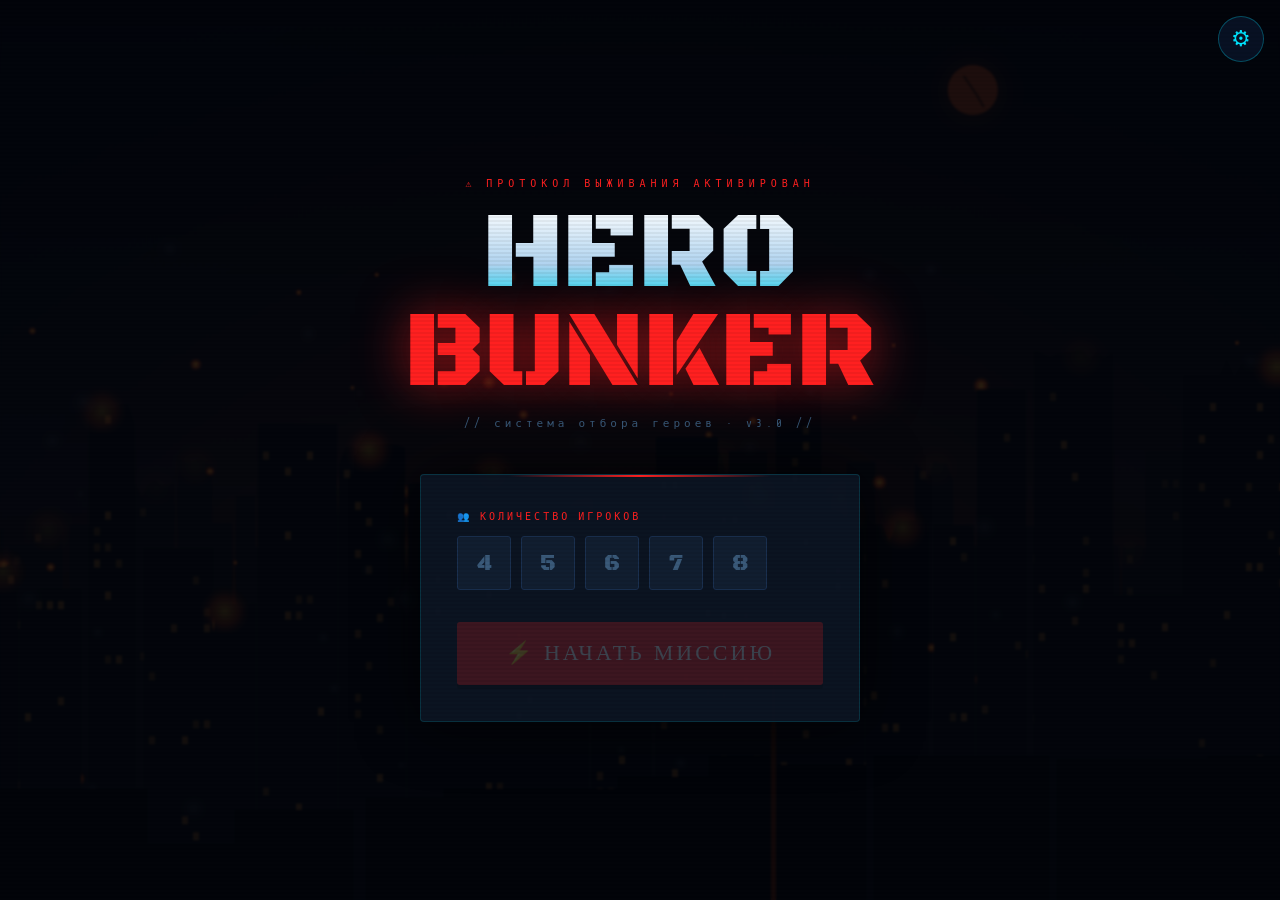
<file: Game.html>
<!DOCTYPE html>
<html lang="ru">
<head>
<meta charset="UTF-8"/>
<meta name="viewport" content="width=device-width,initial-scale=1.0"/>
<title>HERO BUNKER</title>
<link href="https://fonts.googleapis.com/css2?family=Black+Ops+One&family=Oswald:wght@300;400;500;600;700&family=Share+Tech+Mono&display=swap" rel="stylesheet">
<style>
:root{
  --ink:#03060c;--deep:#080f1a;--panel:#0c1624;--card:#111e30;--card2:#182840;
  --red:#ff2020;--red2:rgba(255,32,32,.15);--gold:#ffc107;--gold2:rgba(255,193,7,.1);
  --cyan:#00e5ff;--cyan2:rgba(0,229,255,.1);--green:#00ff88;--green2:rgba(0,255,136,.1);
  --muted:#3a5a7a;--dim:#1a3050;--text:#eef6ff;
  --mono:'Share Tech Mono',monospace;--display:'Black Ops One',cursive;--body:'Oswald',sans-serif;
}
*{margin:0;padding:0;box-sizing:border-box;}
html,body{min-height:100vh;background:var(--ink);}
body{font-family:var(--body);color:var(--text);overflow-x:hidden;}
body::after{content:'';position:fixed;inset:0;pointer-events:none;z-index:9999;
  background:repeating-linear-gradient(0deg,transparent,transparent 2px,rgba(0,0,0,.05) 2px,rgba(0,0,0,.05) 4px);}

#bgc{position:fixed;inset:0;z-index:0;display:block;}

/* ── Settings gear ── */
#gear-btn{
  position:fixed;top:16px;right:16px;z-index:500;
  width:46px;height:46px;border-radius:50%;
  background:rgba(10,20,40,.85);border:1px solid rgba(0,229,255,.3);
  color:var(--cyan);font-size:22px;cursor:pointer;
  display:flex;align-items:center;justify-content:center;
  transition:all .2s;backdrop-filter:blur(8px);
}
#gear-btn:hover{background:rgba(0,229,255,.15);border-color:var(--cyan);transform:rotate(30deg);}

/* ── Settings panel ── */
#settings-panel{
  position:fixed;top:0;right:-360px;width:340px;max-width:95vw;height:100vh;
  z-index:600;background:rgba(8,15,26,.97);border-left:1px solid var(--cyan);
  backdrop-filter:blur(16px);transition:right .3s cubic-bezier(.4,0,.2,1);
  display:flex;flex-direction:column;padding:28px 24px;gap:28px;overflow-y:auto;
}
#settings-panel.open{right:0;}
.set-title{font-family:var(--display);font-size:24px;letter-spacing:2px;color:var(--cyan);}
.set-close{
  position:absolute;top:18px;right:18px;background:transparent;border:1px solid var(--dim);
  color:var(--muted);font-family:var(--mono);font-size:11px;padding:5px 10px;
  border-radius:2px;cursor:pointer;transition:all .2s;
}
.set-close:hover{border-color:var(--red);color:var(--red);}
.set-section{display:flex;flex-direction:column;gap:12px;}
.set-label{font-family:var(--mono);font-size:10px;letter-spacing:3px;color:var(--muted);}
.lang-row{display:flex;gap:10px;}
.lang-btn{
  flex:1;padding:12px;border-radius:3px;background:var(--card);
  border:1px solid var(--dim);color:var(--muted);
  font-family:var(--display);font-size:16px;letter-spacing:2px;cursor:pointer;transition:all .2s;
}
.lang-btn.active{background:var(--cyan);border-color:var(--cyan);color:#000;}
.vol-row{display:flex;align-items:center;gap:12px;}
.vol-val{font-family:var(--mono);font-size:13px;color:var(--cyan);width:36px;text-align:right;}
input[type=range]{
  flex:1;accent-color:var(--cyan);height:4px;cursor:pointer;
  background:linear-gradient(90deg,var(--cyan) var(--pct,70%),var(--dim) var(--pct,70%));
}
.toggle-row{display:flex;align-items:center;gap:12px;}
.toggle{
  position:relative;width:44px;height:24px;cursor:pointer;
  background:var(--dim);border-radius:12px;border:none;
  transition:background .2s;flex-shrink:0;
}
.toggle.on{background:var(--cyan);}
.toggle::after{
  content:'';position:absolute;top:3px;left:3px;
  width:18px;height:18px;border-radius:50%;background:#fff;
  transition:left .2s;
}
.toggle.on::after{left:23px;}
.toggle-label{font-size:16px;font-weight:500;}

/* ── Screens ── */
.screen{display:none;position:relative;z-index:2;min-height:100vh;}
.screen.on{display:flex;flex-direction:column;}
.screen-overlay{
  position:absolute;inset:0;z-index:-1;
  background:rgba(3,6,12,.78);backdrop-filter:blur(1px);
}

/* ━━ SETUP ━━ */
#S_setup{align-items:center;justify-content:center;padding:40px 20px;}
.logo-pre{font-family:var(--mono);font-size:10px;letter-spacing:5px;color:var(--red);
  text-align:center;margin-bottom:16px;animation:blink 1.8s infinite;}
@keyframes blink{0%,100%{opacity:1}50%{opacity:.3}}
.logo-h{font-family:var(--display);font-size:clamp(60px,16vw,110px);line-height:.9;text-align:center;
  background:linear-gradient(180deg,#fff 0%,#b0d4f0 60%,var(--cyan) 100%);
  -webkit-background-clip:text;-webkit-text-fill-color:transparent;background-clip:text;}
.logo-b{font-family:var(--display);font-size:clamp(60px,16vw,110px);line-height:.9;text-align:center;
  color:var(--red);text-shadow:0 0 50px rgba(255,32,32,.6);}
.logo-sub{font-family:var(--mono);font-size:11px;color:var(--muted);letter-spacing:4px;
  text-align:center;margin-top:14px;margin-bottom:44px;}
.setup-card{background:rgba(12,22,36,.92);border:1px solid rgba(0,229,255,.15);
  border-radius:4px;padding:36px;width:100%;max-width:440px;position:relative;
  box-shadow:0 0 60px rgba(0,0,0,.7);}
.setup-card::before{content:'';position:absolute;top:0;left:20%;right:20%;height:2px;
  background:linear-gradient(90deg,transparent,var(--red),transparent);}
.flabel{font-family:var(--mono);font-size:10px;letter-spacing:3px;color:var(--red);margin-bottom:14px;}
.npicker{display:flex;gap:10px;flex-wrap:wrap;margin-bottom:32px;}
.nbtn{width:54px;height:54px;border-radius:3px;background:var(--card);border:1px solid var(--dim);
  color:var(--muted);font-family:var(--display);font-size:22px;cursor:pointer;transition:all .2s;}
.nbtn:hover{border-color:var(--cyan);color:var(--cyan);}
.nbtn.on{background:var(--red);border-color:var(--red);color:#fff;box-shadow:0 0 20px rgba(255,32,32,.4);}
.btn-go{width:100%;padding:18px;background:var(--red);color:#fff;border:none;border-radius:3px;
  cursor:pointer;font-family:var(--display);font-size:22px;letter-spacing:3px;
  text-transform:uppercase;transition:all .2s;box-shadow:0 4px 0 rgba(0,0,0,.5);}
.btn-go:disabled{opacity:.2;cursor:default;}
.btn-go:not(:disabled):hover{background:#ff4040;transform:translateY(-2px);box-shadow:0 6px 24px rgba(255,32,32,.45);}
.btn-go:not(:disabled):active{transform:translateY(0);}

/* ━━ THREAT ━━ */
#S_threat{align-items:center;padding:0;}
.threat-inner{width:100%;max-width:680px;margin:0 auto;padding:36px 22px 60px;position:relative;z-index:2;}
.threat-alert{font-family:var(--mono);font-size:10px;letter-spacing:5px;color:var(--red);
  text-align:center;margin-bottom:8px;animation:blink 1s infinite;}
.threat-icon{font-size:80px;text-align:center;margin:14px 0;animation:shake 3s ease-in-out infinite;}
@keyframes shake{0%,100%{transform:scale(1) rotate(-1deg)}50%{transform:scale(1.07) rotate(1deg)}}
.threat-name{font-family:var(--display);font-size:clamp(30px,7vw,56px);text-align:center;
  color:var(--red);text-shadow:0 0 30px rgba(255,32,32,.7);line-height:1.1;margin-bottom:10px;}
.threat-desc{font-size:16px;font-weight:300;color:#8aaccc;text-align:center;line-height:1.7;margin-bottom:22px;}
.tpanel{background:rgba(12,22,36,.9);border:1px solid rgba(255,32,32,.18);border-radius:4px;
  padding:20px;margin-bottom:12px;position:relative;}
.tpanel::before{content:'';position:absolute;top:0;left:10%;right:10%;height:1px;
  background:linear-gradient(90deg,transparent,var(--red),transparent);opacity:.5;}
.tpanel-lbl{font-family:var(--mono);font-size:10px;letter-spacing:3px;margin-bottom:12px;
  display:flex;align-items:center;gap:8px;}
.tpanel-lbl::after{content:'';flex:1;height:1px;background:rgba(255,255,255,.05);}
.tpanel-lbl.cy{color:var(--cyan);}
.tpanel-lbl.gd{color:var(--gold);}
.tpanel-lbl.rd{color:var(--red);}
.tags{display:flex;flex-wrap:wrap;gap:7px;}
.tag{font-family:var(--mono);font-size:11px;padding:4px 11px;border-radius:2px;letter-spacing:1px;}
.tag.a{background:var(--cyan2);color:var(--cyan);border:1px solid rgba(0,229,255,.25);}
.tag.w{background:var(--gold2);color:var(--gold);border:1px solid rgba(255,193,7,.25);}
.surv-txt{font-size:15px;font-weight:300;color:#9dc4e0;line-height:1.75;}
.surv-txt strong{color:var(--gold);}
.btn-thr{width:100%;padding:17px;margin-top:22px;background:transparent;
  border:2px solid var(--red);color:var(--red);border-radius:3px;cursor:pointer;
  font-family:var(--display);font-size:19px;letter-spacing:3px;transition:all .2s;}
.btn-thr:hover{background:var(--red2);box-shadow:0 0 30px rgba(255,32,32,.3);}

/* ━━ PASS ━━ */
#S_pass{align-items:center;justify-content:center;padding:40px 24px;text-align:center;}
.pass-badge{font-family:var(--mono);font-size:10px;letter-spacing:4px;color:var(--muted);
  border:1px solid var(--dim);padding:5px 16px;border-radius:2px;margin-bottom:32px;
  background:rgba(12,22,36,.8);}
.pass-emoji{font-size:80px;margin-bottom:18px;animation:pulse 2s infinite;}
@keyframes pulse{0%,100%{transform:scale(1)}50%{transform:scale(1.09)}}
.pass-to{font-family:var(--mono);font-size:11px;letter-spacing:4px;color:var(--muted);margin-bottom:10px;}
.pass-name{font-family:var(--display);font-size:clamp(40px,11vw,70px);color:var(--text);margin-bottom:8px;}
.btn-pass{padding:20px 56px;background:transparent;border:2px solid var(--cyan);color:var(--cyan);
  border-radius:3px;cursor:pointer;font-family:var(--display);font-size:22px;
  letter-spacing:3px;transition:all .2s;margin-top:14px;}
.btn-pass:hover{background:var(--cyan2);box-shadow:0 0 30px rgba(0,229,255,.25);}
.pass-hint{font-family:var(--mono);font-size:10px;color:var(--dim);letter-spacing:2px;margin-top:22px;}

/* ━━ PRIVATE ━━ */
#S_private{padding:28px 20px 60px;max-width:520px;margin:0 auto;width:100%;}
.pv-top{text-align:center;margin-bottom:26px;}
.pv-rnd{font-family:var(--mono);font-size:10px;letter-spacing:3px;color:var(--muted);margin-bottom:8px;}
.pv-name{font-family:var(--display);font-size:34px;margin-bottom:18px;}
.pv-instr{font-size:17px;font-weight:300;color:#6a8aaa;line-height:1.5;}
.pv-instr b{color:var(--text);}
.slabel{font-family:var(--mono);font-size:10px;letter-spacing:3px;color:var(--cyan);
  margin-bottom:10px;display:flex;align-items:center;gap:10px;}
.slabel::after{content:'';flex:1;height:1px;background:rgba(255,255,255,.05);}
.cat-sec{margin-bottom:8px;}
.cat-hd{font-family:var(--mono);font-size:10px;letter-spacing:3px;padding:7px 12px;margin-bottom:7px;
  display:flex;align-items:center;gap:10px;}
.cat-hd::after{content:'';flex:1;height:1px;background:rgba(255,255,255,.05);}
.t-card{background:var(--card);border:2px solid var(--dim);border-radius:6px;
  padding:15px 18px;cursor:pointer;transition:all .18s;
  display:flex;align-items:center;gap:14px;margin-bottom:6px;}
.t-card.locked{opacity:.4;cursor:default;border-style:dashed;pointer-events:none;}
.t-num{width:28px;height:28px;border-radius:50%;flex-shrink:0;background:var(--dim);
  color:var(--muted);display:flex;align-items:center;justify-content:center;
  font-family:var(--mono);font-size:12px;transition:all .18s;}
.t-text{font-size:18px;font-weight:500;flex:1;}
.t-chk{font-size:18px;opacity:0;transition:opacity .18s;}
.t-card.sel .t-chk{opacity:1;}
.rev-tag{font-family:var(--mono);font-size:9px;letter-spacing:2px;
  border:1px solid var(--dim);padding:2px 8px;border-radius:2px;color:var(--muted);white-space:nowrap;}
/* Category colour themes */
.cat-ABILITY .cat-hd{color:var(--cyan);}
.cat-ABILITY .t-card:not(.locked):hover,.cat-ABILITY .t-card.sel{border-color:var(--cyan);background:var(--cyan2);}
.cat-ABILITY .t-card.sel .t-num{background:var(--cyan);color:#000;}
.cat-ABILITY .t-chk{color:var(--cyan);}
.cat-WEAPON .cat-hd{color:var(--gold);}
.cat-WEAPON .t-card:not(.locked):hover,.cat-WEAPON .t-card.sel{border-color:var(--gold);background:var(--gold2);}
.cat-WEAPON .t-card.sel .t-num{background:var(--gold);color:#000;}
.cat-WEAPON .t-chk{color:var(--gold);}
.cat-RACE .cat-hd{color:#b388ff;}
.cat-RACE .t-card:not(.locked):hover,.cat-RACE .t-card.sel{border-color:#b388ff;background:rgba(179,136,255,.1);}
.cat-RACE .t-card.sel .t-num{background:#b388ff;color:#000;}
.cat-RACE .t-chk{color:#b388ff;}
.cat-WEAKNESS .cat-hd{color:var(--red);}
.cat-WEAKNESS .t-card:not(.locked):hover,.cat-WEAKNESS .t-card.sel{border-color:var(--red);background:var(--red2);}
.cat-WEAKNESS .t-card.sel .t-num{background:var(--red);color:#fff;}
.cat-WEAKNESS .t-chk{color:var(--red);}
.cat-STRENGTH .cat-hd{color:var(--green);}
.cat-STRENGTH .t-card:not(.locked):hover,.cat-STRENGTH .t-card.sel{border-color:var(--green);background:var(--green2);}
.cat-STRENGTH .t-card.sel .t-num{background:var(--green);color:#000;}
.cat-STRENGTH .t-chk{color:var(--green);}
.btn-confirm{width:100%;padding:17px;background:var(--red);color:#fff;border:none;
  border-radius:3px;cursor:pointer;margin-top:18px;font-family:var(--display);
  font-size:20px;letter-spacing:3px;transition:all .2s;box-shadow:0 4px 0 rgba(0,0,0,.5);}
.btn-confirm:disabled{opacity:.2;cursor:default;}
.btn-confirm:not(:disabled):hover{background:#ff4040;box-shadow:0 0 24px rgba(255,32,32,.4);}

/* ━━ BOARD ━━ */
#S_board{padding:22px 18px 80px;max-width:1200px;margin:0 auto;width:100%;}
.b-hdr{display:flex;align-items:center;gap:14px;flex-wrap:wrap;
  margin-bottom:6px;padding-bottom:18px;border-bottom:1px solid rgba(255,255,255,.05);}
.b-logo{font-family:var(--display);font-size:28px;letter-spacing:1px;}
.b-logo span{color:var(--red);}
.b-rnd{font-family:var(--mono);font-size:10px;letter-spacing:3px;color:var(--muted);
  border:1px solid var(--dim);padding:4px 12px;border-radius:2px;}
.b-threat{font-family:var(--mono);font-size:11px;letter-spacing:1px;color:var(--red);
  background:rgba(255,32,32,.07);border:1px solid rgba(255,32,32,.2);
  padding:4px 14px;border-radius:2px;margin-left:auto;}
.stats-row{display:flex;gap:26px;flex-wrap:wrap;padding:16px 0 20px;}
.stat-n{font-family:var(--display);font-size:34px;color:var(--cyan);line-height:1;}
.stat-l{font-family:var(--mono);font-size:9px;letter-spacing:2px;color:var(--muted);margin-top:2px;}
.b-grid{display:grid;grid-template-columns:repeat(auto-fill,minmax(224px,1fr));gap:13px;margin-bottom:24px;}
.b-card{background:rgba(17,30,48,.92);border:1px solid rgba(255,255,255,.06);
  border-radius:4px;padding:17px;position:relative;overflow:hidden;
  animation:fadeUp .3s ease both;}
@keyframes fadeUp{from{opacity:0;transform:translateY(10px)}to{opacity:1;transform:none}}
.b-card.elim{opacity:.3;border-color:rgba(255,32,32,.25);}
.b-stripe{position:absolute;top:0;left:0;width:3px;height:100%;}
.b-pname{font-family:var(--display);font-size:19px;margin-bottom:4px;}
.b-status{font-family:var(--mono);font-size:10px;color:var(--muted);letter-spacing:1px;margin-bottom:13px;}
.b-traits{list-style:none;}
.b-trait{display:flex;align-items:flex-start;gap:8px;
  padding:5px 0;border-bottom:1px solid rgba(255,255,255,.03);font-size:13px;}
.b-trait:last-child{border:none;}
.b-dot{width:5px;height:5px;border-radius:50%;flex-shrink:0;margin-top:4px;}
.b-dot.k{background:var(--cyan);}
.b-dot.u{background:var(--dim);}
.b-cat{font-family:var(--mono);font-size:8px;flex-shrink:0;margin-top:2px;opacity:.5;}
.b-tt.hid{color:var(--dim);font-family:var(--mono);font-size:10px;letter-spacing:1px;}
.elim-stamp{position:absolute;top:50%;left:50%;transform:translate(-50%,-50%) rotate(-18deg);
  font-family:var(--display);font-size:20px;color:var(--red);border:2px solid var(--red);
  padding:3px 10px;letter-spacing:3px;opacity:.5;pointer-events:none;white-space:nowrap;}
.vote-wrap{background:rgba(12,22,36,.92);border:1px solid rgba(255,193,7,.15);
  border-radius:4px;padding:22px;margin-bottom:16px;position:relative;}
.vote-wrap::before{content:'';position:absolute;top:0;left:10%;right:10%;height:1px;
  background:linear-gradient(90deg,transparent,var(--gold),transparent);opacity:.4;}
.vgrid{display:flex;flex-wrap:wrap;gap:10px;margin-top:11px;}
.vbtn{padding:12px 20px;border-radius:3px;background:transparent;
  border:1px solid rgba(255,32,32,.4);color:var(--red);
  font-family:var(--body);font-size:16px;font-weight:600;
  letter-spacing:.5px;cursor:pointer;transition:all .2s;}
.vbtn:hover{background:rgba(255,32,32,.1);border-color:var(--red);box-shadow:0 0 14px rgba(255,32,32,.2);}
.msgbar{font-family:var(--mono);font-size:11px;letter-spacing:2px;text-align:center;
  padding:13px;border-radius:3px;border:1px solid var(--cyan);
  background:rgba(0,229,255,.06);color:var(--cyan);margin-top:12px;display:none;}
.msgbar.on{display:block;}

/* ━━ END ━━ */
#S_end{align-items:center;justify-content:center;padding:60px 24px;text-align:center;}
.end-bg-glow{position:fixed;inset:0;z-index:-1;
  background:radial-gradient(ellipse 80% 60% at 50% 40%,rgba(0,255,136,.07) 0%,transparent 70%);}
.end-trophy{font-size:80px;margin-bottom:18px;animation:pulse 2s infinite;}
.end-title{font-family:var(--display);font-size:clamp(42px,11vw,80px);
  color:var(--green);text-shadow:0 0 40px rgba(0,255,136,.4);margin-bottom:8px;}
.end-sub{font-family:var(--mono);font-size:11px;letter-spacing:3px;color:var(--muted);}
.surv-list{display:flex;flex-wrap:wrap;gap:12px;justify-content:center;margin-top:34px;}
.surv-chip{background:rgba(0,255,136,.07);border:1px solid rgba(0,255,136,.2);
  border-radius:4px;padding:13px 22px;font-family:var(--body);font-size:18px;font-weight:600;}
.btn-restart{margin-top:48px;padding:15px 48px;background:transparent;
  border:2px solid var(--cyan);color:var(--cyan);border-radius:3px;cursor:pointer;
  font-family:var(--display);font-size:17px;letter-spacing:3px;transition:all .2s;}
.btn-restart:hover{background:var(--cyan2);}

@media(max-width:480px){.b-grid{grid-template-columns:1fr 1fr;}}
</style>
</head>
<body>

<!-- CANVAS BACKGROUND -->
<canvas id="bgc"></canvas>

<!-- GEAR BUTTON -->
<button id="gear-btn" title="Settings">⚙</button>

<!-- SETTINGS PANEL -->
<div id="settings-panel">
  <div style="position:relative;">
    <div class="set-title" id="set-title">НАСТРОЙКИ</div>
    <button class="set-close" id="set-close">✕</button>
  </div>
  <div class="set-section">
    <div class="set-label" id="set-lang-lbl">ЯЗЫК / LANGUAGE</div>
    <div class="lang-row">
      <button class="lang-btn on" id="btn-ru" onclick="setLang('ru')">RU</button>
      <button class="lang-btn" id="btn-en" onclick="setLang('en')">EN</button>
    </div>
  </div>
  <div class="set-section">
    <div class="set-label" id="set-music-lbl">МУЗЫКА</div>
    <div class="toggle-row">
      <button class="toggle on" id="tog-music" onclick="toggleMusic()"></button>
      <span class="toggle-label" id="tog-music-lbl">ON</span>
    </div>
    <div class="vol-row">
      <span style="font-family:var(--mono);font-size:11px;color:var(--muted);">🎵</span>
      <input type="range" id="vol-music" min="0" max="100" value="35" oninput="setMusicVol(this.value)">
      <span class="vol-val" id="vol-music-val">35</span>
    </div>
  </div>
  <div class="set-section">
    <div class="set-label" id="set-sfx-lbl">ЗВУКОВЫЕ ЭФФЕКТЫ</div>
    <div class="toggle-row">
      <button class="toggle on" id="tog-sfx" onclick="toggleSfx()"></button>
      <span class="toggle-label" id="tog-sfx-lbl">ON</span>
    </div>
    <div class="vol-row">
      <span style="font-family:var(--mono);font-size:11px;color:var(--muted);">🔊</span>
      <input type="range" id="vol-sfx" min="0" max="100" value="70" oninput="setSfxVol(this.value)">
      <span class="vol-val" id="vol-sfx-val">70</span>
    </div>
  </div>
</div>

<!-- SETUP -->
<div class="screen on" id="S_setup">
  <div class="screen-overlay"></div>
  <div class="logo-pre" id="logo-pre">⚠ ПРОТОКОЛ ВЫЖИВАНИЯ АКТИВИРОВАН</div>
  <div class="logo-h">HERO</div>
  <div class="logo-b">BUNKER</div>
  <div class="logo-sub" id="logo-sub">// система отбора героев · v3.0 //</div>
  <div class="setup-card">
    <div class="flabel" id="flabel">👥 КОЛИЧЕСТВО ИГРОКОВ</div>
    <div class="npicker" id="npicker"></div>
    <button class="btn-go" id="btn-go" disabled onclick="startGame()">⚡ НАЧАТЬ МИССИЮ</button>
  </div>
</div>

<!-- THREAT -->
<div class="screen" id="S_threat">
  <div class="screen-overlay"></div>
  <div class="threat-inner">
    <div class="threat-alert" id="th-alert">🚨 ВНИМАНИЕ — УГРОЗА ОБНАРУЖЕНА 🚨</div>
    <div class="threat-icon" id="th-icon">💀</div>
    <div class="threat-name" id="th-name">—</div>
    <div class="threat-desc" id="th-desc">—</div>
    <div class="tpanel">
      <div class="tpanel-lbl cy" id="th-abil-lbl">⚡ СПОСОБНОСТИ ПРОТИВ УГРОЗЫ</div>
      <div class="tags" id="th-abil"></div>
    </div>
    <div class="tpanel">
      <div class="tpanel-lbl gd" id="th-weap-lbl">⚔️ ОРУЖИЕ ПРОТИВ УГРОЗЫ</div>
      <div class="tags" id="th-weap"></div>
    </div>
    <div class="tpanel">
      <div class="tpanel-lbl rd" id="th-surv-lbl">🛡 КАК ВЫЖИТЬ</div>
      <div class="surv-txt" id="th-surv">—</div>
    </div>
    <button class="btn-thr" id="btn-thr" onclick="toPass()">НАЧАТЬ ОТБОР ГЕРОЕВ →</button>
  </div>
</div>

<!-- PASS -->
<div class="screen" id="S_pass">
  <div class="screen-overlay"></div>
  <div class="pass-badge" id="pass-badge">РАУНД 1</div>
  <div class="pass-emoji">📱</div>
  <div class="pass-to" id="pass-to">ПЕРЕДАЙ ТЕЛЕФОН ИГРОКУ</div>
  <div class="pass-name" id="pass-name">—</div>
  <button class="btn-pass" id="btn-pass" onclick="openPrivate()">👁 ПОСМОТРЕТЬ МОИ КАРТЫ</button>
  <div class="pass-hint" id="pass-hint">// ОСТАЛЬНЫЕ НЕ СМОТРЯТ НА ЭКРАН //</div>
</div>

<!-- PRIVATE -->
<div class="screen" id="S_private">
  <div class="screen-overlay"></div>
  <div class="pv-top">
    <div class="pv-rnd" id="pv-rnd">РАУНД 1</div>
    <div class="pv-name" id="pv-name">—</div>
    <div class="pv-instr" id="pv-instr">Выбери <b>одну карту</b> которую хочешь<br>раскрыть остальным игрокам:</div>
  </div>
  <div id="trait-secs"></div>
  <button class="btn-confirm" id="btn-confirm" disabled onclick="confirmTrait()">✓ РАСКРЫТЬ ВЫБРАННУЮ</button>
</div>

<!-- BOARD -->
<div class="screen" id="S_board">
  <div class="screen-overlay"></div>
  <div class="b-hdr">
    <div class="b-logo">HERO <span>BUNKER</span></div>
    <div class="b-rnd" id="b-rnd">РАУНД 1</div>
    <div class="b-threat" id="b-threat">—</div>
  </div>
  <div class="stats-row" id="b-stats"></div>
  <div class="slabel" id="b-cand-lbl">🧬 КАНДИДАТЫ</div>
  <div class="b-grid" id="b-grid"></div>
  <div id="b-vote"></div>
  <div class="msgbar" id="b-msg"></div>
</div>

<!-- END -->
<div class="screen" id="S_end">
  <div class="screen-overlay"></div>
  <div class="end-bg-glow"></div>
  <div class="end-trophy">🏆</div>
  <div class="end-title" id="end-title">БУНКЕР ЗАКРЫТ</div>
  <div class="end-sub" id="end-sub">// ВЫЖИВШИЕ ГЕРОИ ОТОБРАНЫ //</div>
  <div class="surv-list" id="e-list"></div>
  <button class="btn-restart" id="btn-restart" onclick="location.reload()">↺ НОВАЯ МИССИЯ</button>
</div>

<script>
/* ═══════════════════════════════════════════════
   CANVAS BACKGROUND — DESTROYED CITY
═══════════════════════════════════════════════ */
const BG = (() => {
  const c = document.getElementById('bgc');
  const ctx = c.getContext('2d');
  let W, H, bldgs = [], particles = [], heroes = [], explosions = [], bolt = null, t = 0;

  function ri(n){ return Math.random()*n|0; }
  function rnd(){ return Math.random(); }

  function resize(){
    W = c.width = window.innerWidth;
    H = c.height = window.innerHeight;
    build();
  }

  function build(){
    bldgs = [];
    // Back layer
    genRow(0.38, 0.5, 18, 45, 0.35);
    // Mid layer
    genRow(0.28, 0.62, 35, 80, 0.65);
    // Foreground silhouettes (pure black)
    let fx = -20;
    while(fx < W+80){
      const fw = 60+ri(120), fh = 55+ri(90);
      bldgs.push({x:fx,y:H-fh,w:fw,h:fh,fg:true});
      fx += fw - 15 + ri(30);
    }
    particles = []; for(let i=0;i<90;i++) spawnParticle(true);
    heroes = [
      {x:W+60,y:H*.22,vx:-.9,vy:0,sz:38,ph:0,dir:-1},
      {x:-60, y:H*.32,vx:1.3,vy:0,sz:26,ph:Math.PI,dir:1},
    ];
    explosions = []; bolt = null;
  }

  function genRow(minYf, maxYf, minW, maxW, alpha){
    let x = -30;
    while(x < W+100){
      const w = minW + ri(maxW-minW);
      const h = H*(minYf + rnd()*(maxYf-minYf));
      const y = H - h;
      const dmg = rnd() < .38;
      // Pre-build jagged top
      const jag = [];
      if(dmg){
        const steps = Math.ceil(w/9)+1;
        for(let i=0;i<=steps;i++){
          jag.push({x:x+(i/steps)*w, y:y+(rnd()<.4?rnd()*28:rnd()*6)});
        }
      }
      // Pre-build windows
      const wins = [];
      for(let wx=x+5;wx<x+w-8;wx+=11){
        for(let wy=y+12;wy<y+h-12;wy+=16){
          if(rnd()<.28) wins.push({x:wx,y:wy,lit:rnd()<.35,flk:rnd()<.22,ph:rnd()*Math.PI*2});
        }
      }
      bldgs.push({x,y,w,h,alpha,dmg,jag,wins,fireX:dmg?x+w*.2+rnd()*w*.6:null});
      x += w + ri(14) - 4;
    }
  }

  function spawnParticle(init=false){
    const fire = rnd() < .58;
    const px = rnd()*W;
    particles.push({
      x:px, y:init ? H-rnd()*H*.7 : H*.85+rnd()*H*.15,
      vx:(rnd()-.5)*.55, vy:-(0.45+rnd()*1.6),
      life:1, dec:fire?.003+rnd()*.007:.004+rnd()*.006,
      sz:fire?2+rnd()*7:5+rnd()*14, fire,
    });
  }

  function genBolt(x){
    const segs=[[x,0]];
    let cx=x, cy=0;
    for(let i=1;i<10;i++){
      cx+=(rnd()-.5)*75; cy=H*.65*(i/9);
      segs.push([cx,cy]);
    }
    return segs;
  }

  function drawBuilding(b){
    if(b.fg){ ctx.fillStyle='#000'; ctx.fillRect(b.x,b.y,b.w,b.h); return; }
    const d=Math.round(14*(1-b.alpha));
    ctx.fillStyle=`rgb(${d},${d+2},${d+5})`;
    if(b.dmg && b.jag.length){
      ctx.beginPath();
      ctx.moveTo(b.jag[0].x, b.jag[0].y);
      b.jag.forEach(p=>ctx.lineTo(p.x,p.y));
      ctx.lineTo(b.x+b.w, b.y+b.h+100);
      ctx.lineTo(b.x, b.y+b.h+100);
      ctx.closePath(); ctx.fill();
    } else {
      ctx.fillRect(b.x,b.y,b.w,b.h);
    }
    b.wins.forEach(w=>{
      if(!w.lit) return;
      const flk = w.flk ? Math.sin(t*3+w.ph)>.2 : true;
      if(!flk) return;
      const a = b.alpha*(0.38+Math.sin(t*2.2+w.ph)*.1);
      ctx.fillStyle=`rgba(255,155,50,${a})`;
      ctx.fillRect(w.x,w.y,6,8);
    });
    if(b.fireX){
      const g=ctx.createRadialGradient(b.fireX,b.y+8,0,b.fireX,b.y+8,28);
      const p=.45+Math.sin(t*4.5+b.x)*.3;
      g.addColorStop(0,`rgba(255,195,40,${p*.85*b.alpha})`);
      g.addColorStop(.5,`rgba(255,75,10,${p*.5*b.alpha})`);
      g.addColorStop(1,'transparent');
      ctx.fillStyle=g; ctx.fillRect(b.fireX-32,b.y-22,64,52);
    }
  }

  function drawHero(h){
    ctx.save(); ctx.translate(h.x, h.y+Math.sin(h.ph)*9);
    ctx.scale(h.dir,1);
    ctx.fillStyle='rgba(8,12,22,.88)';
    const s=h.sz;
    // Cape
    ctx.beginPath();
    ctx.moveTo(s*.1,-s*.3);
    ctx.bezierCurveTo(s*.65,s*.05,s*.5,s*.55,s*.1,s*.65);
    ctx.bezierCurveTo(-s*.1,s*.5,-s*.15,s*.05,-s*.05,-s*.3);
    ctx.fill();
    // Body
    ctx.fillRect(-s*.13,-s*.42,s*.26,s*.52);
    // Head
    ctx.beginPath(); ctx.ellipse(0,-s*.55,s*.12,s*.14,0,0,Math.PI*2); ctx.fill();
    // Arms
    ctx.fillRect(-s*.42,-s*.3,s*.29,s*.07);
    ctx.fillRect(s*.13,-s*.3,s*.29,s*.07);
    // Legs
    ctx.fillRect(-s*.12,s*.1,s*.1,s*.26);
    ctx.fillRect(s*.02,s*.1,s*.1,s*.26);
    ctx.restore();
  }

  function drawParticle(p){
    if(p.fire){
      const g=ctx.createRadialGradient(p.x,p.y,0,p.x,p.y,p.sz);
      g.addColorStop(0,`rgba(255,200,50,${p.life*.8})`);
      g.addColorStop(.5,`rgba(255,80,10,${p.life*.5})`);
      g.addColorStop(1,'transparent');
      ctx.fillStyle=g; ctx.fillRect(p.x-p.sz,p.y-p.sz,p.sz*2,p.sz*2);
    } else {
      const g=ctx.createRadialGradient(p.x,p.y,0,p.x,p.y,p.sz);
      g.addColorStop(0,`rgba(70,80,95,${p.life*.28})`);
      g.addColorStop(1,'transparent');
      ctx.fillStyle=g; ctx.fillRect(p.x-p.sz,p.y-p.sz,p.sz*2,p.sz*2);
    }
  }

  function draw(){
    ctx.clearRect(0,0,W,H);
    // Sky
    const sk=ctx.createLinearGradient(0,0,0,H);
    sk.addColorStop(0,'#010408'); sk.addColorStop(.55,'#080d16');
    sk.addColorStop(.88,'#160800'); sk.addColorStop(1,'#220900');
    ctx.fillStyle=sk; ctx.fillRect(0,0,W,H);
    // Horizon glow
    const hg=ctx.createRadialGradient(W/2,H,0,W/2,H,W*.85);
    hg.addColorStop(0,'rgba(170,55,0,.42)'); hg.addColorStop(.5,'rgba(90,25,0,.2)'); hg.addColorStop(1,'transparent');
    ctx.fillStyle=hg; ctx.fillRect(0,0,W,H);
    // Moon
    const mx=W*.76, my=H*.1;
    const mg=ctx.createRadialGradient(mx,my,0,mx,my,55);
    mg.addColorStop(0,'rgba(190,70,25,.35)'); mg.addColorStop(1,'transparent');
    ctx.fillStyle=mg; ctx.fillRect(0,0,W,H);
    ctx.beginPath(); ctx.arc(mx,my,25,0,Math.PI*2);
    ctx.fillStyle='#7a2e12'; ctx.fill();
    ctx.strokeStyle='rgba(0,0,0,.6)'; ctx.lineWidth=2;
    ctx.beginPath(); ctx.moveTo(mx-9,my-14); ctx.lineTo(mx+4,my+5); ctx.lineTo(mx+11,my+17); ctx.stroke();
    // Lightning flash
    if(bolt){ ctx.fillStyle=`rgba(160,190,255,${bolt.life*.14})`; ctx.fillRect(0,0,W,H); }
    // Layers
    bldgs.filter(b=>!b.fg && b.alpha<.6).forEach(drawBuilding);
    particles.filter(p=>p.fire).forEach(drawParticle);
    bldgs.filter(b=>!b.fg && b.alpha>=.6).forEach(drawBuilding);
    heroes.forEach(drawHero);
    particles.filter(p=>!p.fire).forEach(drawParticle);
    // Bolt
    if(bolt){
      ctx.save(); ctx.strokeStyle=`rgba(180,205,255,${bolt.life})`; ctx.lineWidth=2;
      ctx.shadowColor='#aaccff'; ctx.shadowBlur=18;
      ctx.beginPath();
      bolt.segs.forEach(([bx,by],i)=>i?ctx.lineTo(bx,by):ctx.moveTo(bx,by));
      ctx.stroke(); ctx.restore();
    }
    // Explosions
    explosions.forEach(e=>{
      const g=ctx.createRadialGradient(e.x,e.y,0,e.x,e.y,e.r);
      g.addColorStop(0,`rgba(255,240,150,${e.life*.9})`);
      g.addColorStop(.3,`rgba(255,120,20,${e.life*.7})`);
      g.addColorStop(.7,`rgba(200,40,0,${e.life*.4})`);
      g.addColorStop(1,'transparent');
      ctx.fillStyle=g; ctx.beginPath(); ctx.arc(e.x,e.y,e.r,0,Math.PI*2); ctx.fill();
    });
    bldgs.filter(b=>b.fg).forEach(drawBuilding);
  }

  function update(){
    t += .016;
    particles = particles.filter(p=>p.life>0);
    particles.forEach(p=>{ p.x+=p.vx; p.y+=p.vy; p.life-=p.dec; p.sz*=1.005; if(!p.fire) p.vx+=(rnd()-.5)*.05; });
    while(particles.length<100) spawnParticle();
    heroes.forEach(h=>{
      h.x+=h.vx; h.ph+=.018;
      h.y+=Math.sin(t*.9+h.ph)*.25;
      if(h.vx<0&&h.x<-100){ h.x=W+100; h.y=H*(.15+rnd()*.3); }
      if(h.vx>0&&h.x>W+100){ h.x=-100; h.y=H*(.15+rnd()*.3); }
    });
    if(!bolt && rnd()<.004){
      const bx=W*.2+rnd()*W*.6;
      bolt={segs:genBolt(bx),x:bx,life:1,flicks:5};
    }
    if(bolt){
      bolt.life-=.055; bolt.flicks--;
      if(bolt.life<=0) bolt=null;
      else if(bolt.flicks>0) bolt.segs=genBolt(bolt.x);
    }
    if(rnd()<.0035) explosions.push({x:W*.1+rnd()*W*.8,y:H*.3+rnd()*H*.4,r:0,maxR:25+ri(55),life:1});
    explosions=explosions.filter(e=>e.life>0);
    explosions.forEach(e=>{ e.r=Math.min(e.r+2.2,e.maxR); e.life-=.024; });
  }

  function loop(){ update(); draw(); requestAnimationFrame(loop); }

  window.addEventListener('resize',resize);
  resize(); loop();
})();

/* ═══════════════════════════════════════════════
   AUDIO ENGINE
═══════════════════════════════════════════════ */
const AUDIO = (() => {
  let AC=null, masterGain=null, musicGain=null, sfxGain=null;
  let musicOn=true, sfxOn=true, musicVol=0.35, sfxVol=0.7;
  let droneOsc=null, musicTimer=null;
  const SCALE=[55,65.4,73.4,82.4,98,110,130.8,146.8]; // A minor low

  function unlock(){
    if(AC) return;
    AC=new(window.AudioContext||window.webkitAudioContext)();
    masterGain=AC.createGain(); masterGain.gain.value=1; masterGain.connect(AC.destination);
    musicGain=AC.createGain(); musicGain.gain.value=musicVol; musicGain.connect(masterGain);
    sfxGain=AC.createGain(); sfxGain.gain.value=sfxVol; sfxGain.connect(masterGain);
    startMusic();
  }

  function note(freq,type,dur,gainVal,dest,startDelay=0){
    if(!AC) return;
    const o=AC.createOscillator(), g=AC.createGain();
    const filt=AC.createBiquadFilter(); filt.type='lowpass'; filt.frequency.value=1200;
    o.connect(filt); filt.connect(g); g.connect(dest);
    o.type=type; o.frequency.value=freq;
    const s=AC.currentTime+startDelay;
    g.gain.setValueAtTime(0,s);
    g.gain.linearRampToValueAtTime(gainVal,s+.05);
    g.gain.setValueAtTime(gainVal,s+dur-.15);
    g.gain.linearRampToValueAtTime(0,s+dur);
    o.start(s); o.stop(s+dur);
  }

  function startMusic(){
    if(!AC||!musicOn) return;
    // Drone
    if(droneOsc){ try{droneOsc.stop();}catch(e){} }
    droneOsc=AC.createOscillator();
    const dg=AC.createGain(), df=AC.createBiquadFilter();
    df.type='lowpass'; df.frequency.value=120;
    droneOsc.connect(df); df.connect(dg); dg.connect(musicGain);
    droneOsc.type='sine'; droneOsc.frequency.value=27.5;
    dg.gain.value=.55; droneOsc.start();
    // Melody loop
    const playMelody=()=>{
      if(!musicOn||!AC) return;
      const freq=SCALE[Math.floor(Math.random()*SCALE.length)];
      const dur=2.5+Math.random()*3.5;
      note(freq, Math.random()<.5?'sine':'triangle', dur, 0.35, musicGain);
      // Occasional high overtone
      if(Math.random()<.3) note(freq*2, 'sine', dur*.6, 0.15, musicGain, .1);
      musicTimer=setTimeout(playMelody,(1000+Math.random()*1800));
    };
    setTimeout(()=>playMelody(), 400);
    setTimeout(()=>playMelody(), 1200);
    setTimeout(()=>playMelody(), 2100);
  }

  function stopMusic(){
    if(musicTimer) clearTimeout(musicTimer);
    if(droneOsc){ try{droneOsc.stop();}catch(e){} droneOsc=null; }
  }

  return {
    unlock,
    click(){
      if(!AC||!sfxOn) return;
      const o=AC.createOscillator(), g=AC.createGain();
      o.connect(g); g.connect(sfxGain);
      o.type='square'; o.frequency.value=720;
      g.gain.setValueAtTime(.12,AC.currentTime);
      g.gain.exponentialRampToValueAtTime(.001,AC.currentTime+.09);
      o.start(); o.stop(AC.currentTime+.09);
    },
    reveal(){
      if(!AC||!sfxOn) return;
      const o=AC.createOscillator(), g=AC.createGain();
      o.connect(g); g.connect(sfxGain);
      o.type='sine';
      o.frequency.setValueAtTime(220,AC.currentTime);
      o.frequency.exponentialRampToValueAtTime(880,AC.currentTime+.28);
      g.gain.setValueAtTime(.18,AC.currentTime);
      g.gain.exponentialRampToValueAtTime(.001,AC.currentTime+.28);
      o.start(); o.stop(AC.currentTime+.28);
    },
    threat(){
      if(!AC||!sfxOn) return;
      // Alarm-like pulse x3
      for(let i=0;i<3;i++){
        const o=AC.createOscillator(),g=AC.createGain();
        o.connect(g); g.connect(sfxGain);
        o.type='sawtooth'; o.frequency.value=220+i*55;
        const st=AC.currentTime+i*.22;
        g.gain.setValueAtTime(0,st); g.gain.linearRampToValueAtTime(.3,st+.04);
        g.gain.setValueAtTime(.3,st+.14); g.gain.linearRampToValueAtTime(0,st+.2);
        o.start(st); o.stop(st+.22);
      }
    },
    eliminate(){
      if(!AC||!sfxOn) return;
      const b=AC.createOscillator(), bg=AC.createGain();
      b.connect(bg); bg.connect(sfxGain);
      b.type='sawtooth'; b.frequency.value=85;
      bg.gain.setValueAtTime(.45,AC.currentTime);
      bg.gain.exponentialRampToValueAtTime(.001,AC.currentTime+.9);
      b.start(); b.stop(AC.currentTime+.9);
      const sc=AC.createOscillator(), sg=AC.createGain();
      sc.connect(sg); sg.connect(sfxGain);
      sc.type='sawtooth';
      sc.frequency.setValueAtTime(640,AC.currentTime+.08);
      sc.frequency.exponentialRampToValueAtTime(90,AC.currentTime+.7);
      sg.gain.setValueAtTime(0,AC.currentTime); sg.gain.linearRampToValueAtTime(.28,AC.currentTime+.08);
      sg.gain.exponentialRampToValueAtTime(.001,AC.currentTime+.7);
      sc.start(); sc.stop(AC.currentTime+.7);
    },
    win(){
      if(!AC||!sfxOn) return;
      [261.6,329.6,392,523.2,659.3].forEach((f,i)=>{
        const o=AC.createOscillator(),g=AC.createGain();
        o.connect(g); g.connect(sfxGain);
        o.type='sine'; o.frequency.value=f;
        const s=AC.currentTime+i*.13;
        g.gain.setValueAtTime(0,s); g.gain.linearRampToValueAtTime(.28,s+.06);
        g.gain.exponentialRampToValueAtTime(.001,s+.45);
        o.start(s); o.stop(s+.45);
      });
    },
    setMusicVol(v){ musicVol=v; if(musicGain) musicGain.gain.value=v; },
    setSfxVol(v){ sfxVol=v; if(sfxGain) sfxGain.gain.value=v; },
    toggleMusic(){ musicOn=!musicOn; if(musicOn) startMusic(); else stopMusic(); return musicOn; },
    toggleSfx(){ sfxOn=!sfxOn; return sfxOn; },
  };
})();

/* ═══════════════════════════════════════════════
   i18n
═══════════════════════════════════════════════ */
const I18N = {
  ru:{
    tagline:'⚠ ПРОТОКОЛ ВЫЖИВАНИЯ АКТИВИРОВАН', sub:'// система отбора героев · v3.0 //',
    numPl:'👥 КОЛИЧЕСТВО ИГРОКОВ', btnGo:'⚡ НАЧАТЬ МИССИЮ',
    thAlert:'🚨 ВНИМАНИЕ — УГРОЗА ОБНАРУЖЕНА 🚨',
    thAbilLbl:'⚡ СПОСОБНОСТИ ПРОТИВ УГРОЗЫ', thWeapLbl:'⚔️ ОРУЖИЕ ПРОТИВ УГРОЗЫ',
    thSurvLbl:'🛡 КАК ВЫЖИТЬ', btnThr:'НАЧАТЬ ОТБОР ГЕРОЕВ →',
    passTo:'ПЕРЕДАЙ ТЕЛЕФОН ИГРОКУ', btnPass:'👁 ПОСМОТРЕТЬ МОИ КАРТЫ',
    passHint:'// ОСТАЛЬНЫЕ НЕ СМОТРЯТ НА ЭКРАН //',
    pvInstr:'Выбери <b>одну карту</b> которую хочешь<br>раскрыть остальным игрокам:',
    btnConfirm:'✓ РАСКРЫТЬ ВЫБРАННУЮ',
    cands:'🧬 КАНДИДАТЫ', survived:'выжили', elim:'устранено',
    round:'раунд', bunkerCap:'мест в бункере',
    voteSec:'⚖️ ГОЛОСОВАНИЕ', voteInstr:'Обсудите раскрытые карты и проголосуйте:',
    elimMsg:'устранён из бункера.', endTitle:'БУНКЕР ЗАКРЫТ',
    endSub:'// ВЫЖИВШИЕ ГЕРОИ ОТОБРАНЫ //', btnRestart:'↺ НОВАЯ МИССИЯ',
    settings:'НАСТРОЙКИ', langLbl:'ЯЗЫК / LANGUAGE', musicLbl:'МУЗЫКА',
    sfxLbl:'ЗВУКОВЫЕ ЭФФЕКТЫ', classified:'[ засекречено ]',
    stElim:'💀 УСТРАНЁН', stDone:'✅ ход сделан', stWait:'⏸ ждёт',
    revTag:'РАСКРЫТО',
    cats:{ABILITY:'🦸 СПОСОБНОСТЬ',WEAPON:'⚔️ ОРУЖИЕ',RACE:'👽 РАСА',WEAKNESS:'⚠️ СЛАБОСТЬ',STRENGTH:'💪 ФИЗСИЛА'},
  },
  en:{
    tagline:'⚠ SURVIVAL PROTOCOL ACTIVATED', sub:'// hero selection system · v3.0 //',
    numPl:'👥 NUMBER OF PLAYERS', btnGo:'⚡ START MISSION',
    thAlert:'🚨 WARNING — THREAT DETECTED 🚨',
    thAbilLbl:'⚡ ABILITIES AGAINST THREAT', thWeapLbl:'⚔️ WEAPONS AGAINST THREAT',
    thSurvLbl:'🛡 HOW TO SURVIVE', btnThr:'BEGIN HERO SELECTION →',
    passTo:'PASS PHONE TO PLAYER', btnPass:'👁 VIEW MY CARDS',
    passHint:'// OTHERS MUST NOT LOOK AT THE SCREEN //',
    pvInstr:'Choose <b>one card</b> you want to<br>reveal to all other players:',
    btnConfirm:'✓ REVEAL SELECTED',
    cands:'🧬 CANDIDATES', survived:'survived', elim:'eliminated',
    round:'round', bunkerCap:'bunker spots',
    voteSec:'⚖️ VOTE', voteInstr:'Discuss the revealed cards and vote:',
    elimMsg:'has been eliminated from the bunker.', endTitle:'BUNKER SEALED',
    endSub:'// SURVIVING HEROES SELECTED //', btnRestart:'↺ NEW MISSION',
    settings:'SETTINGS', langLbl:'LANGUAGE', musicLbl:'MUSIC',
    sfxLbl:'SOUND EFFECTS', classified:'[ classified ]',
    stElim:'💀 ELIMINATED', stDone:'✅ turn done', stWait:'⏸ waiting',
    revTag:'REVEALED',
    cats:{ABILITY:'🦸 ABILITY',WEAPON:'⚔️ WEAPON',RACE:'👽 RACE',WEAKNESS:'⚠️ WEAKNESS',STRENGTH:'💪 STRENGTH'},
  },
};

/* ═══════════════════════════════════════════════
   GAME DATA (bilingual, index-based)
═══════════════════════════════════════════════ */
const DATA = {
  pools:{
    ru:{
      ABILITY:['Управляет огнём','Управляет водой','Телепортация','Суперсила','Невидимость','Управление временем','Чтение мыслей','Лечение людей','Управление электричеством','Полёт','Управляет льдом','Управляет тенями','Управляет ростом растений','Супер скорость','Копирование способностей','Управляет ростом арбузов','Суперсильный мизинец','Невидим только ночью','Управляет пылью','Нет способности','Сонар как у летучей мыши','Управляет гравитацией','Телекинез','Дыхание под водой','Создаёт порталы','Контроль погоды','Интеграция с техникой','Управляет магнетизмом'],
      WEAPON:['Молот Тора','Костюм Железного Человека','Трезубец Посейдона','Лазерная пушка','Магический меч','Энергетический щит','Двойные клинки','Лук и стрелы','Плазменная винтовка','Боевой посох','Когти (как у зверя)','Гранаты','Электрошокер','Огнемёт','Кинжал','Ножницы','Ручка','Пластиковый меч','Камень','Нет оружия','Цепная коса','Снайперская винтовка','Замороженный клинок','Щит из энергии','Звуковая пушка','Ракетомёт','Кнут из молний','Стазис-перчатка'],
      RACE:['Человек','Пришелец','Полубог','Бог','Киборг','Робот','Мутант','Демон','Ангел','Рептилоид','Человек-волк','Человек-птица','Человек-рыба','Инопланетный разум','Теневое существо','Очень слабый пришелец','Мини-человек','Человек без памяти','Существо из слизи','Обычный человек','Дракон в облике человека','Древний дух','Клон без оригинала','Ожившая статуя','Нанобот-рой','Пришелец из будущего','Двойник из зеркального мира'],
      WEAKNESS:['Боится высоты','Боится темноты','Аллергия на пыль','Быстро устаёт','Низкая выносливость','Не умеет работать в команде','Очень доверчивый','Паника в стрессе','Слаб к холоду','Слаб к жаре','Боится воды','Боится огня','Был раньше животным','Потерял память','Очень медленно думает','Боится арбузов','Слишком добрый','Постоянно отвлекается','Не может молчать','Зависит от кофе','Теряет силы под дождём','Боится кошек','Не умеет читать','Засыпает под музыку','Теряет способности при смехе','Боится пауков','Плохое зрение без очков','Должен говорить правду'],
      STRENGTH:['Очень слабый','Слабый','Ниже среднего','Средний','Чуть выше среднего','Сильный','Очень сильный','Сверхчеловеческая сила','Огромная сила','Максимальная сила','Сила как у спортсмена','Сила как у солдата','Сила как у бодибилдера','Гигантская сила','Нереальная сила','Сильный только утром','Слабый но быстрый','Сильный но неуклюжий','Сильный только одной рукой','Почти без силы'],
    },
    en:{
      ABILITY:['Controls fire','Controls water','Teleportation','Super strength','Invisibility','Time control','Mind reading','Healing power','Controls electricity','Flight','Controls ice','Controls shadows','Controls plant growth','Super speed','Ability copying','Controls watermelon growth','Super strong pinky','Invisible only at night','Controls dust','No ability','Bat sonar','Gravity control','Telekinesis','Underwater breathing','Portal creation','Weather control','Tech integration','Magnetic control'],
      WEAPON:["Thor's Hammer","Iron Man Suit","Poseidon's Trident","Laser cannon","Magic sword","Energy shield","Dual blades","Bow and arrows","Plasma rifle","Battle staff","Beast claws","Grenades","Electric taser","Flamethrower","Dagger","Scissors","Pen","Plastic sword","Rock","No weapon","Chain scythe","Sniper rifle","Frozen blade","Energy barrier","Sonic cannon","Rocket launcher","Lightning whip","Stasis gauntlet"],
      RACE:['Human','Alien','Demigod','God','Cyborg','Robot','Mutant','Demon','Angel','Reptilian','Werewolf','Birdman','Fishman','Alien intelligence','Shadow being','Very weak alien','Miniature human','Amnesiac human','Slime creature','Ordinary human','Dragon in human form','Ancient spirit','Clone without original','Living statue','Nanobot swarm','Time-traveler alien','Mirror dimension duplicate'],
      WEAKNESS:['Afraid of heights','Afraid of darkness','Dust allergy','Gets tired quickly','Low endurance','Cannot work in a team','Too trusting','Panics under stress','Weak to cold','Weak to heat','Afraid of water','Afraid of fire','Was an animal before','Has amnesia','Extremely slow thinker','Afraid of watermelons','Too kind','Easily distracted','Cannot stay quiet','Coffee addict','Loses power in rain','Afraid of cats','Cannot read','Falls asleep to music','Loses abilities when laughing','Afraid of spiders','Needs glasses to see','Must always tell the truth'],
      STRENGTH:['Extremely weak','Weak','Below average','Average','Slightly above average','Strong','Very strong','Superhuman strength','Enormous strength','Maximum strength','Athlete strength','Soldier strength','Bodybuilder strength','Giant strength','Unreal strength','Strong only in the morning','Weak but fast','Strong but clumsy','Strong with one arm only','Almost powerless'],
    },
  },
  threats:{
    ru:[
      {icon:'🦖',name:'Годзилла',desc:'Гигантский монстр поднимается из океана и разрушает города смертоносным дыханием.',abil:['Управление электричеством','Суперсила','Управление временем','Телекинез'],weap:['Лазерная пушка','Плазменная винтовка','Ракетомёт','Молот Тора'],surv:'<strong>Тактика:</strong> ЭМП-атака дезориентирует монстра. Мощный удар суперсилой в горло прерывает радиоактивное дыхание. Лазерный огонь по глазам снижает точность атак. Временно́й откат позволяет эвакуировать гражданских.'},
      {icon:'🌋',name:'Огненные Титаны',desc:'Армия исполинов из лавы выходит из вулканов, сжигая всё на своём пути.',abil:['Управляет водой','Управляет льдом','Управляет ростом растений','Контроль погоды'],weap:['Трезубец Посейдона','Замороженный клинок','Энергетический щит'],surv:'<strong>Тактика:</strong> Вода и лёд останавливают лаву. Трезубец Посейдона вызывает море. Заморозьте их путь — лава застывает в ловушку.'},
      {icon:'🐉',name:'Ледяной Дракон',desc:'Существо размером с гору замораживает целые страны своим дыханием.',abil:['Управляет огнём','Управление электричеством','Супер скорость','Управляет тенями'],weap:['Огнемёт','Магический меч','Плазменная винтовка','Кнут из молний'],surv:'<strong>Тактика:</strong> Огонь растапливает ледяную броню. Магический меч разрушает чары. Атакуйте крылья — без них он не может замораживать новые территории.'},
      {icon:'🐛',name:'Гигантские Песчаные Черви',desc:'Монстры размером с поезд пожирают города в пустыне, двигаясь под землёй.',abil:['Полёт','Телепортация','Управляет льдом','Управление электричеством'],weap:['Лазерная пушка','Замороженный клинок','Звуковая пушка','Ракетомёт'],surv:'<strong>Тактика:</strong> Держитесь в воздухе — черви не умеют летать. Электрические удары парализуют нервную систему. Заморозьте грунт — черви застревают.'},
      {icon:'🌪️',name:'Тёмный Маг',desc:'Древний чародей вызывает бесконечные грозы и магические катаклизмы.',abil:['Чтение мыслей','Управление временем','Копирование способностей','Управляет гравитацией'],weap:['Магический меч','Энергетический щит','Стазис-перчатка','Боевой посох'],surv:'<strong>Тактика:</strong> Чтение мыслей раскрывает следующее заклинание. Стазис-перчатка прерывает произнесение. Магический меч разрезает магические барьеры.'},
      {icon:'🕷️',name:'Армия Механических Пауков',desc:'Миллионы металлических пауков с ИИ захватывают мегаполисы.',abil:['Управление электричеством','Интеграция с техникой','Управляет магнетизмом','Телекинез'],weap:['Электрошокер','Кнут из молний','Плазменная винтовка','Огнемёт'],surv:'<strong>Тактика:</strong> ЭМП уничтожает армию разом. Интеграция с техникой перехватывает управление роем. Магнетизм разбрасывает металлические корпуса.'},
      {icon:'🐍',name:'Морской Змей',desc:'Существо размером с остров поднимается со дна и топит целые флоты.',abil:['Управляет водой','Полёт','Управляет льдом','Дыхание под водой'],weap:['Трезубец Посейдона','Лазерная пушка','Снайперская винтовка','Ракетомёт'],surv:'<strong>Тактика:</strong> Трезубец Посейдона даёт контроль над океаном. Заморозьте воду вокруг — ловушка. Атакуйте с воздуха. Цельтесь в глаза.'},
      {icon:'☄️',name:'Огромный Метеорит',desc:'Астероид размером с город несётся к Земле. До удара — часы.',abil:['Полёт','Управление временем','Управляет огнём','Управляет льдом'],weap:['Плазменная винтовка','Лазерная пушка','Ракетомёт','Костюм Железного Человека'],surv:'<strong>Тактика:</strong> Полёт выводит за атмосферу. Лазер и плазма разбивают метеорит на куски в космосе. Управление временем — крайняя мера: замедлить падение для эвакуации.'},
      {icon:'🧟',name:'Вирус Мутантов',desc:'Биологический агент превращает заражённых в агрессивных мутантов за минуты.',abil:['Лечение людей','Телепортация','Невидимость','Чтение мыслей'],weap:['Энергетический щит','Двойные клинки','Электрошокер','Стазис-перчатка'],surv:'<strong>Тактика:</strong> Лечение людей — главная способность: создайте антидот. Телепортация эвакуирует незаражённых. Стазис обездвиживает мутантов без убийства.'},
      {icon:'🌑',name:'Король Теней',desc:'Тёмный бог поглощает солнечный свет, погружая мир в вечную ночь.',abil:['Управляет огнём','Управление электричеством','Управляет тенями','Управляет магнетизмом'],weap:['Магический меч','Кнут из молний','Огнемёт','Лазерная пушка'],surv:'<strong>Тактика:</strong> Свет — его слабость. Вспышки молний и огонь создают яркость. Лазер фокусирует свет прямо в ядро Короля.'},
      {icon:'🔥',name:'Огненные Птицы',desc:'Гигантские птицы из чистого пламени выжигают леса и города.',abil:['Управляет водой','Управляет льдом','Управление электричеством','Контроль погоды'],weap:['Трезубец Посейдона','Замороженный клинок','Лазерная пушка','Снайперская винтовка'],surv:'<strong>Тактика:</strong> Вода гасит пламя — трезубец вызывает ливень. Лёд обездвиживает крылья. Контроль погоды: гроза уничтожает целую стаю.'},
      {icon:'🌊',name:'Суперцунами',desc:'Волна высотой 500 метров несётся на береговые города.',abil:['Управляет водой','Суперсила','Управляет льдом','Управляет гравитацией'],weap:['Трезубец Посейдона','Энергетический щит','Молот Тора','Стазис-перчатка'],surv:'<strong>Тактика:</strong> Трезубец + контроль воды останавливают волну на подходе. Заморозьте фронт волны — превратите в ледяную стену. Молот Тора создаёт контр-удар.'},
      {icon:'🌍',name:'Подземный Монстр',desc:'Древнее существо движется под землёй, вызывая провалы и поглощая кварталы.',abil:['Суперсила','Управляет льдом','Телекинез','Управляет гравитацией'],weap:['Молот Тора','Замороженный клинок','Ракетомёт','Плазменная винтовка'],surv:'<strong>Тактика:</strong> Заморозьте грунт — монстр застревает. Молот Тора обнаруживает тоннели. Телекинез вытаскивает его на поверхность.'},
      {icon:'👾',name:'Инопланетный Рой',desc:'Миллиарды насекомых-пришельцев отключают всё электричество на планете.',abil:['Управление электричеством','Телепортация','Чтение мыслей','Интеграция с техникой'],weap:['Плазменная винтовка','Звуковая пушка','Электрошокер','Кнут из молний'],surv:'<strong>Тактика:</strong> Рой общается телепатически — читайте его мысли. Мощный ЭМП-импульс уничтожает органику. Звуковая пушка дезориентирует рой.'},
      {icon:'🕳️',name:'Живая Чёрная Дыра',desc:'Разумная аномалия поглощает здания и всё в радиусе действия.',abil:['Управление временем','Телепортация','Управляет гравитацией','Управляет магнетизмом'],weap:['Стазис-перчатка','Энергетический щит','Плазменная винтовка','Костюм Железного Человека'],surv:'<strong>Тактика:</strong> Управление временем закрывает аномалию. Стазис-перчатка замедляет расширение. Телепортация для мгновенной эвакуации.'},
      {icon:'👑',name:'Огненный Король Лавы',desc:'Древний бог магмы ведёт армию вулканических чудовищ.',abil:['Управляет водой','Управляет льдом','Управляет ростом растений','Контроль погоды'],weap:['Трезубец Посейдона','Замороженный клинок','Молот Тора','Снайперская винтовка'],surv:'<strong>Тактика:</strong> Лава боится воды и льда. Трезубец вызывает море прямо на Короля. Растительный барьер замедляет армию. Молот разбивает каменную броню.'},
    ],
    en:[
      {icon:'🦖',name:'Godzilla',desc:'A colossal monster rises from the ocean, leveling cities with its tail and radioactive breath.',abil:['Controls electricity','Super strength','Time control','Telekinesis'],weap:['Laser cannon','Plasma rifle','Rocket launcher',"Thor's Hammer"],surv:'<strong>Strategy:</strong> EMP attack disorients the monster. A super-strength blow to the throat interrupts radioactive breath. Laser fire at the eyes reduces accuracy. Time control buys time for civilian evacuation.'},
      {icon:'🌋',name:'Fire Titans',desc:'An army of lava giants erupts from volcanoes, burning everything in their path.',abil:['Controls water','Controls ice','Controls plant growth','Weather control'],weap:["Poseidon's Trident","Frozen blade","Energy shield"],surv:'<strong>Strategy:</strong> Water and ice stop lava cold. The Trident calls the sea. Freeze their path — lava hardens into a trap.'},
      {icon:'🐉',name:'Ice Dragon',desc:'A mountain-sized creature freezes entire countries in seconds with its breath.',abil:['Controls fire','Controls electricity','Super speed','Controls shadows'],weap:['Flamethrower','Magic sword','Plasma rifle','Lightning whip'],surv:'<strong>Strategy:</strong> Fire melts the ice armor. Magic sword breaks the enchantment. Target the wings — without them it cannot freeze new territory.'},
      {icon:'🐛',name:'Giant Sand Worms',desc:'Train-sized monsters devour desert cities, tunneling underground.',abil:['Flight','Teleportation','Controls ice','Controls electricity'],weap:['Laser cannon','Frozen blade','Sonic cannon','Rocket launcher'],surv:'<strong>Strategy:</strong> Stay airborne — worms cannot fly. Electric blasts paralyze the nervous system. Freeze the ground — worms get trapped in solid earth.'},
      {icon:'🌪️',name:'Dark Mage',desc:'An ancient sorcerer summons endless storms and magical catastrophes.',abil:['Mind reading','Time control','Ability copying','Gravity control'],weap:['Magic sword','Energy shield','Stasis gauntlet','Battle staff'],surv:'<strong>Strategy:</strong> Mind reading reveals the next spell before it is cast. Stasis gauntlet interrupts spellcasting. Magic sword cuts through magical barriers.'},
      {icon:'🕷️',name:'Mechanical Spider Army',desc:'Millions of AI-powered metal spiders capture megacities.',abil:['Controls electricity','Tech integration','Magnetic control','Telekinesis'],weap:['Electric taser','Lightning whip','Plasma rifle','Flamethrower'],surv:'<strong>Strategy:</strong> EMP wipes out the entire swarm at once. Tech integration hijacks the hive mind. Magnetism scatters their metal bodies.'},
      {icon:'🐍',name:'Sea Serpent',desc:'An island-sized creature rises from the deep, sinking entire fleets with one strike.',abil:['Controls water','Flight','Controls ice','Underwater breathing'],weap:["Poseidon's Trident",'Laser cannon','Sniper rifle','Rocket launcher'],surv:"<strong>Strategy:</strong> Poseidon's Trident gives control of the ocean. Freeze the water around it — a trap. Attack from the air. Aim for the eyes."},
      {icon:'☄️',name:'Giant Meteor',desc:'A city-sized asteroid is headed for Earth. Hours until impact.',abil:['Flight','Time control','Controls fire','Controls ice'],weap:['Plasma rifle','Laser cannon','Rocket launcher','Iron Man Suit'],surv:'<strong>Strategy:</strong> Flight gets you beyond the atmosphere. Laser and plasma fire destroy the meteor in space. Time control as a last resort — slow the fall enough for evacuation.'},
      {icon:'🧟',name:'Mutant Virus',desc:'A biological agent turns the infected into aggressive mutants within minutes.',abil:['Healing power','Teleportation','Invisibility','Mind reading'],weap:['Energy shield','Dual blades','Electric taser','Stasis gauntlet'],surv:'<strong>Strategy:</strong> Healing power is the key — develop an antidote. Teleportation evacuates the uninfected. Stasis immobilizes mutants without killing them.'},
      {icon:'🌑',name:'Shadow King',desc:'A dark god absorbs sunlight, plunging the world into eternal night.',abil:['Controls fire','Controls electricity','Controls shadows','Magnetic control'],weap:['Magic sword','Lightning whip','Flamethrower','Laser cannon'],surv:'<strong>Strategy:</strong> Light is its weakness. Lightning flashes and fire create brightness. Focus laser directly into the Shadow King\'s core.'},
      {icon:'🔥',name:'Fire Birds',desc:'Gargantuan birds of pure flame incinerate forests and cities with their wings.',abil:['Controls water','Controls ice','Controls electricity','Weather control'],weap:["Poseidon's Trident",'Frozen blade','Laser cannon','Sniper rifle'],surv:'<strong>Strategy:</strong> Water extinguishes flame — the Trident calls a downpour. Ice locks the wings. Weather control: summon a storm to eliminate the entire flock.'},
      {icon:'🌊',name:'Super Tsunami',desc:'A 500-meter wave races toward coastal cities.',abil:['Controls water','Super strength','Controls ice','Gravity control'],weap:["Poseidon's Trident",'Energy shield',"Thor's Hammer",'Stasis gauntlet'],surv:"<strong>Strategy:</strong> Trident + water control stop the wave before it hits. Freeze the wave front — turn it into an ice wall. Thor's Hammer creates a counter-strike that splits the wave."},
      {icon:'🌍',name:'Underground Monster',desc:'An ancient creature tunnels underground, causing sinkholes that swallow city blocks.',abil:['Super strength','Controls ice','Telekinesis','Gravity control'],weap:["Thor's Hammer",'Frozen blade','Rocket launcher','Plasma rifle'],surv:"<strong>Strategy:</strong> Freeze the ground — the monster gets stuck. Thor's Hammer reveals the tunnels. Telekinesis drags it to the surface."},
      {icon:'👾',name:'Alien Swarm',desc:'Billions of alien insects disable all electricity across the planet.',abil:['Controls electricity','Teleportation','Mind reading','Tech integration'],weap:['Plasma rifle','Sonic cannon','Electric taser','Lightning whip'],surv:'<strong>Strategy:</strong> The swarm communicates telepathically — read its plans. A massive EMP destroys the organic swarm. Sonic cannon disorients the collective mind.'},
      {icon:'🕳️',name:'Living Black Hole',desc:'A sentient anomaly absorbs buildings, vehicles, and everything within range.',abil:['Time control','Teleportation','Gravity control','Magnetic control'],weap:['Stasis gauntlet','Energy shield','Plasma rifle','Iron Man Suit'],surv:'<strong>Strategy:</strong> Time control can close the anomaly. Stasis gauntlet slows its expansion. Never enter the radius — work from a distance. Teleport for instant evacuation.'},
      {icon:'👑',name:'Lava Fire King',desc:'An ancient magma god commands an army of volcanic monsters across continents.',abil:['Controls water','Controls ice','Controls plant growth','Weather control'],weap:["Poseidon's Trident",'Frozen blade',"Thor's Hammer",'Sniper rifle'],surv:"<strong>Strategy:</strong> Lava fears water and ice. The Trident calls the sea directly onto the King. A plant barrier slows the army. Thor's Hammer shatters the stone armor."},
    ],
  },
};

const CATS = ['ABILITY','WEAPON','RACE','WEAKNESS','STRENGTH'];
const CAT_COLORS = {ABILITY:'var(--cyan)',WEAPON:'var(--gold)',RACE:'#b388ff',WEAKNESS:'var(--red)',STRENGTH:'var(--green)'};

/* ═══════════════════════════════════════════════
   STATE
═══════════════════════════════════════════════ */
let lang='ru', players=[], round=1, turnIdx=0, pickedCat=null, threatIdx=0;

const t = k => I18N[lang][k];
const pool = (cat,idx) => DATA.pools[lang][cat][idx] ?? DATA.pools.ru[cat][idx];
const ri = m => Math.floor(Math.random()*m);
const getAlive = () => players.filter(p=>!p.eliminated);

function show(id){
  document.querySelectorAll('.screen').forEach(s=>s.classList.remove('on'));
  document.getElementById(id).classList.add('on');
  window.scrollTo(0,0);
}

function updateUI(){
  const L=I18N[lang];
  document.getElementById('logo-pre').textContent=L.tagline;
  document.getElementById('logo-sub').textContent=L.sub;
  document.getElementById('flabel').textContent=L.numPl;
  document.getElementById('btn-go').textContent=L.btnGo;
  document.getElementById('th-alert').textContent=L.thAlert;
  document.getElementById('th-abil-lbl').textContent=L.thAbilLbl;
  document.getElementById('th-weap-lbl').textContent=L.thWeapLbl;
  document.getElementById('th-surv-lbl').textContent=L.thSurvLbl;
  document.getElementById('btn-thr').textContent=L.btnThr;
  document.getElementById('pass-to').textContent=L.passTo;
  document.getElementById('btn-pass').textContent=L.btnPass;
  document.getElementById('pass-hint').textContent=L.passHint;
  document.getElementById('pv-instr').innerHTML=L.pvInstr;
  document.getElementById('btn-confirm').textContent=L.btnConfirm;
  document.getElementById('b-cand-lbl').textContent=L.cands;
  document.getElementById('end-title').textContent=L.endTitle;
  document.getElementById('end-sub').textContent=L.endSub;
  document.getElementById('btn-restart').textContent=L.btnRestart;
  document.getElementById('set-title').textContent=L.settings;
  document.getElementById('set-lang-lbl').textContent=L.langLbl;
  document.getElementById('set-music-lbl').textContent=L.musicLbl;
  document.getElementById('set-sfx-lbl').textContent=L.sfxLbl;
}

/* ── Settings ── */
document.getElementById('gear-btn').onclick=()=>{ AUDIO.unlock(); AUDIO.click(); toggleSettings(); };
document.getElementById('set-close').onclick=()=>{ AUDIO.click(); toggleSettings(); };
function toggleSettings(){
  document.getElementById('settings-panel').classList.toggle('open');
}
function setLang(l){
  AUDIO.click(); lang=l;
  document.getElementById('btn-ru').classList.toggle('on',l==='ru');
  document.getElementById('btn-en').classList.toggle('on',l==='en');
  updateUI();
}
function setMusicVol(v){
  AUDIO.unlock(); AUDIO.setMusicVol(v/100);
  document.getElementById('vol-music-val').textContent=v;
  document.getElementById('vol-music').style.setProperty('--pct',v+'%');
}
function setSfxVol(v){
  AUDIO.unlock(); AUDIO.setSfxVol(v/100);
  document.getElementById('vol-sfx-val').textContent=v;
  document.getElementById('vol-sfx').style.setProperty('--pct',v+'%');
}
function toggleMusic(){
  AUDIO.unlock();
  const on=AUDIO.toggleMusic();
  document.getElementById('tog-music').classList.toggle('on',on);
  document.getElementById('tog-music-lbl').textContent=on?'ON':'OFF';
}
function toggleSfx(){
  AUDIO.unlock();
  const on=AUDIO.toggleSfx();
  document.getElementById('tog-sfx').classList.toggle('on',on);
  document.getElementById('tog-sfx-lbl').textContent=on?'ON':'OFF';
}
// Init slider visuals
document.getElementById('vol-music').style.setProperty('--pct','35%');
document.getElementById('vol-sfx').style.setProperty('--pct','70%');

/* ── Setup ── */
(()=>{
  const w=document.getElementById('npicker');
  for(let n=4;n<=8;n++){
    const b=document.createElement('button'); b.className='nbtn'; b.textContent=n;
    b.onclick=()=>{
      AUDIO.unlock(); AUDIO.click();
      document.querySelectorAll('.nbtn').forEach(x=>x.classList.remove('on'));
      b.classList.add('on');
      document.getElementById('btn-go').disabled=false;
      window._n=n;
    };
    w.appendChild(b);
  }
})();

function startGame(){
  AUDIO.unlock(); AUDIO.click();
  const count=window._n;
  players=[];
  for(let i=0;i<count;i++){
    const traits={}, rev={};
    CATS.forEach(c=>{
      traits[c]=ri(DATA.pools.ru[c].length);
      rev[c]=false;
    });
    players.push({name:`${t('stWait').includes('wait')?'Player':'Игрок'} ${i+1}`, traits, revealed:rev, revealedThisRound:false, eliminated:false});
  }
  // Fix player name based on language
  players.forEach((p,i)=>{ p.name=lang==='en'?`Player ${i+1}`:`Игрок ${i+1}`; });
  threatIdx=ri(DATA.threats.ru.length);
  round=1; turnIdx=0;
  showThreat();
}

function showThreat(){
  AUDIO.threat();
  const th=DATA.threats[lang][threatIdx];
  document.getElementById('th-icon').textContent=th.icon;
  document.getElementById('th-name').textContent=th.name;
  document.getElementById('th-desc').textContent=th.desc;
  document.getElementById('th-abil').innerHTML=th.abil.map(a=>`<span class="tag a">⚡ ${a}</span>`).join('');
  document.getElementById('th-weap').innerHTML=th.weap.map(a=>`<span class="tag w">⚔️ ${a}</span>`).join('');
  document.getElementById('th-surv').innerHTML=th.surv;
  show('S_threat');
}

function toPass(){
  AUDIO.click();
  const next=findNext(turnIdx);
  if(next===-1){ toBoard(true); return; }
  turnIdx=next;
  const p=players[turnIdx];
  document.getElementById('pass-badge').textContent=`${t('roundLabel')||'РАУНД'} ${round}`;
  document.getElementById('pass-name').textContent=p.name;
  show('S_pass');
}

function findNext(from){
  for(let i=0;i<players.length;i++){
    const idx=(from+i)%players.length;
    const p=players[idx];
    if(!p.eliminated && !p.revealedThisRound && CATS.some(c=>!p.revealed[c])) return idx;
  }
  return -1;
}

function openPrivate(){
  AUDIO.click();
  const p=players[turnIdx];
  pickedCat=null;
  document.getElementById('btn-confirm').disabled=true;
  document.getElementById('pv-rnd').textContent=`${lang==='en'?'ROUND':'РАУНД'} ${round}`;
  document.getElementById('pv-name').textContent=p.name;

  const wrap=document.getElementById('trait-secs');
  wrap.innerHTML='';
  CATS.forEach(c=>{
    const isRev=p.revealed[c];
    const sec=document.createElement('div'); sec.className=`cat-sec cat-${c}`;
    const hd=document.createElement('div'); hd.className='cat-hd';
    hd.style.color=CAT_COLORS[c]; hd.textContent=I18N[lang].cats[c];
    sec.appendChild(hd);
    const card=document.createElement('div');
    card.className='t-card'+(isRev?' locked':'');
    card.innerHTML=`<div class="t-num">${isRev?'✓':'?'}</div><div class="t-text">${pool(c,p.traits[c])}</div>${isRev?`<span class="rev-tag">${t('revTag')}</span>`:'<div class="t-chk">✓</div>'}`;
    if(!isRev) card.onclick=()=>{
      AUDIO.click();
      document.querySelectorAll('.t-card:not(.locked)').forEach(x=>x.classList.remove('sel'));
      card.classList.add('sel'); pickedCat=c;
      document.getElementById('btn-confirm').disabled=false;
    };
    sec.appendChild(card); wrap.appendChild(sec);
  });
  show('S_private');
}

function confirmTrait(){
  if(!pickedCat) return;
  AUDIO.reveal();
  players[turnIdx].revealed[pickedCat]=true;
  players[turnIdx].revealedThisRound=true;
  turnIdx=(turnIdx+1)%players.length;
  toPass();
}

function toBoard(votePhase){
  const th=DATA.threats[lang][threatIdx];
  document.getElementById('b-rnd').textContent=`${lang==='en'?'ROUND':'РАУНД'} ${round}`;
  document.getElementById('b-threat').textContent=`${th.icon} ${th.name}`;
  const alive=getAlive();
  document.getElementById('b-stats').innerHTML=`
    <div><div class="stat-n">${alive.length}</div><div class="stat-l">${t('survived')}</div></div>
    <div><div class="stat-n">${players.length-alive.length}</div><div class="stat-l">${t('elim')}</div></div>
    <div><div class="stat-n">${round}</div><div class="stat-l">${t('round')}</div></div>
    <div><div class="stat-n">${Math.ceil(players.length/2)}</div><div class="stat-l">${t('bunkerCap')}</div></div>
  `;
  const grid=document.getElementById('b-grid'); grid.innerHTML='';
  players.forEach((p,pi)=>{
    const card=document.createElement('div');
    card.className='b-card'+(p.eliminated?' elim':'');
    card.style.animationDelay=(pi*.05)+'s';
    const barC=p.eliminated?'var(--red)':p.revealedThisRound?'var(--green)':'var(--cyan)';
    const status=p.eliminated?t('stElim'):p.revealedThisRound?t('stDone'):t('stWait');
    const traitsHtml=CATS.map(c=>{
      const known=p.revealed[c];
      return `<li class="b-trait"><span class="b-dot ${known?'k':'u'}"></span><span class="b-cat" style="color:${CAT_COLORS[c]}">${I18N[lang].cats[c].split(' ')[0]}</span><span class="b-tt ${known?'':'hid'}">${known?pool(c,p.traits[c]):t('classified')}</span></li>`;
    }).join('');
    card.innerHTML=`<div class="b-stripe" style="background:${barC};"></div><div class="b-pname">${p.name}</div><div class="b-status">${status}</div><ul class="b-traits">${traitsHtml}</ul>${p.eliminated?'<div class="elim-stamp">'+t('stElim')+'</div>':''}`;
    grid.appendChild(card);
  });
  const bv=document.getElementById('b-vote');
  if(votePhase){
    let html=`<div class="vote-wrap"><div class="slabel" style="color:var(--gold);">${t('voteSec')}</div><p style="font-size:15px;font-weight:300;color:var(--muted);margin-bottom:4px;">${t('voteInstr')}</p><div class="vgrid">`;
    alive.forEach(p=>{ const idx=players.indexOf(p); html+=`<button class="vbtn" onclick="eliminate(${idx})">💀 ${p.name}</button>`; });
    html+=`</div></div>`; bv.innerHTML=html;
  } else bv.innerHTML='';
  document.getElementById('b-msg').classList.remove('on');
  show('S_board');
}

function eliminate(idx){
  AUDIO.eliminate();
  players[idx].eliminated=true;
  const msg=document.getElementById('b-msg');
  msg.textContent=`⚠ ${players[idx].name} ${t('elimMsg')}`;
  msg.classList.add('on');
  // Rebuild grid to show stamp
  const cards=document.getElementById('b-grid').querySelectorAll('.b-card');
  if(cards[idx]){ cards[idx].classList.add('elim'); }
  const alive=getAlive();
  if(alive.length<=Math.floor(players.length/2)){ setTimeout(endGame,1400); return; }
  setTimeout(()=>{
    round++;
    players.forEach(p=>{ p.revealedThisRound=p.eliminated||CATS.every(c=>p.revealed[c]); });
    turnIdx=players.findIndex(p=>!p.eliminated);
    toPass();
  },1900);
}

function endGame(){
  AUDIO.win();
  const alive=getAlive();
  document.getElementById('e-list').innerHTML=alive.map(p=>`<div class="surv-chip">🏅 ${p.name}</div>`).join('');
  show('S_end');
}

// Wire all buttons for sound + audio unlock
document.querySelectorAll('button').forEach(b=>{
  if(b.id==='gear-btn'||b.id==='set-close') return;
  b.addEventListener('click',()=>{ AUDIO.unlock(); },true);
});

updateUI();
</script>
</body>
</html>
</file>
